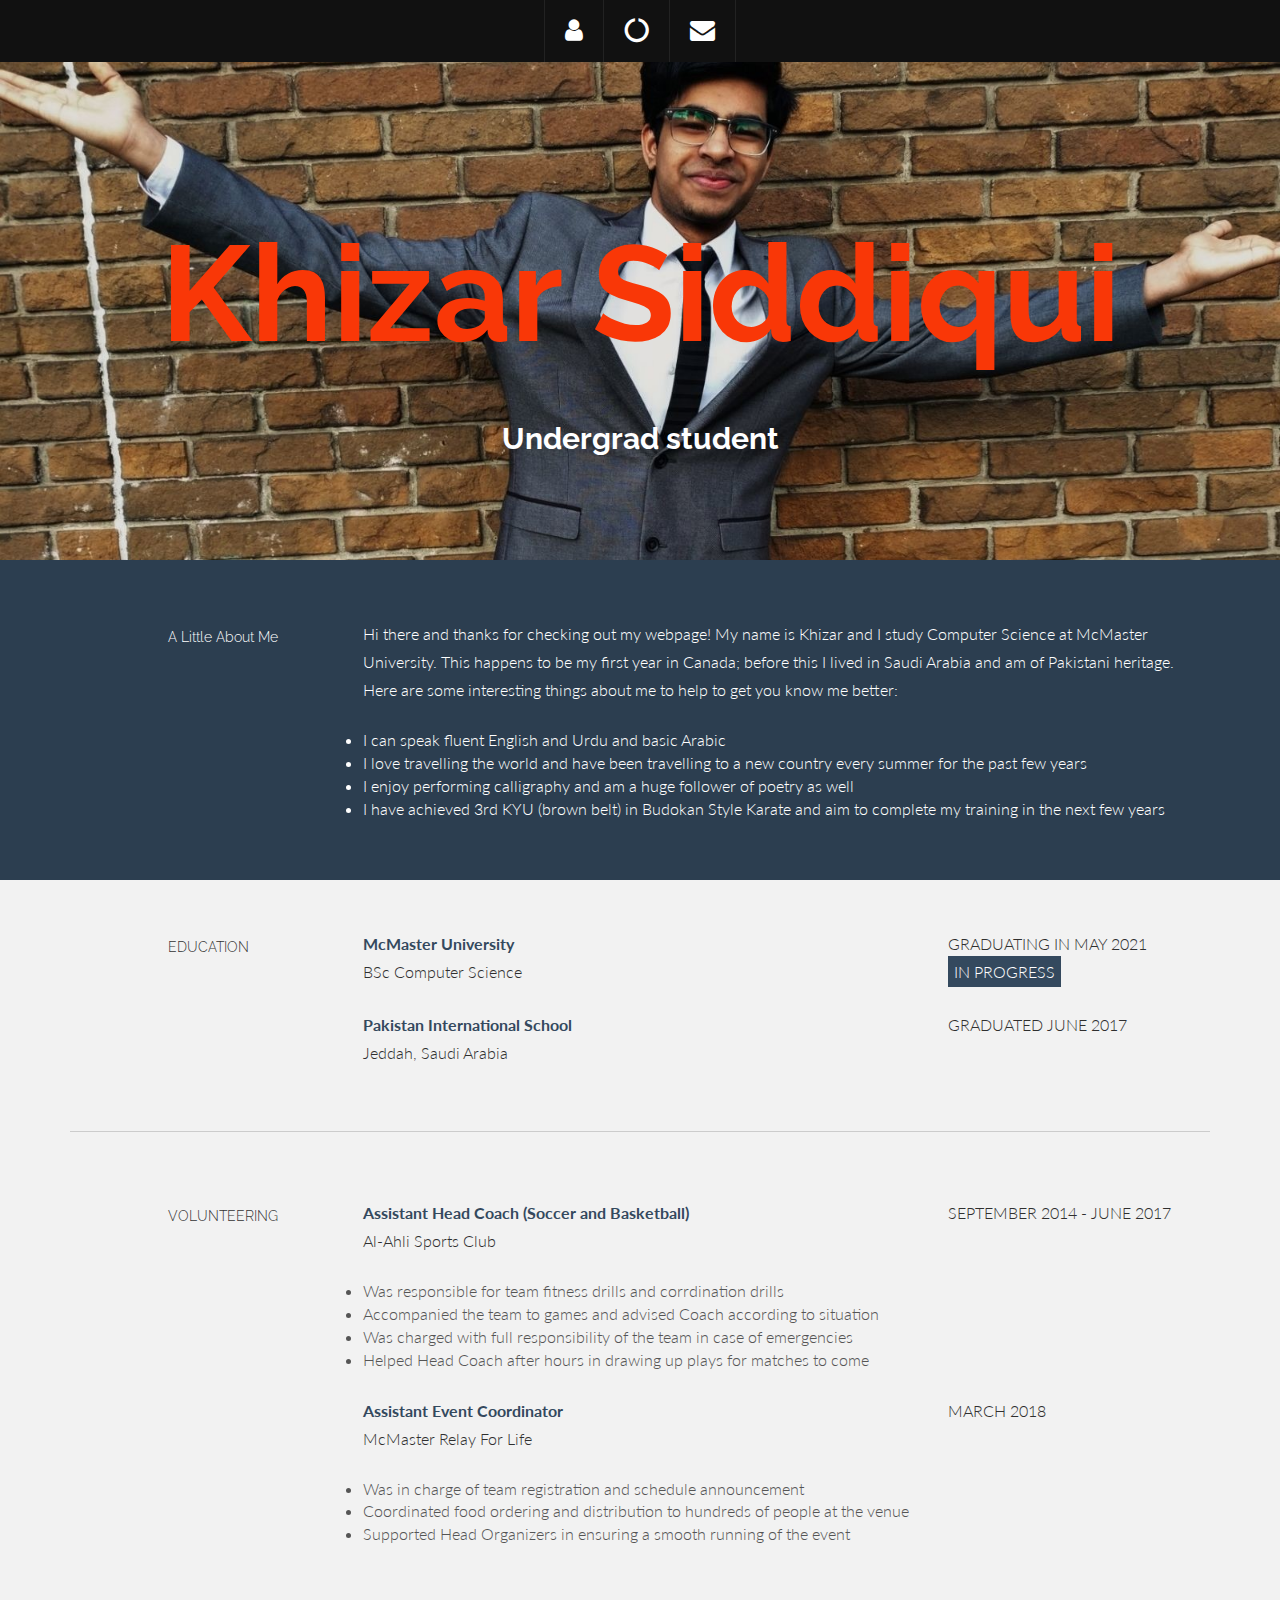
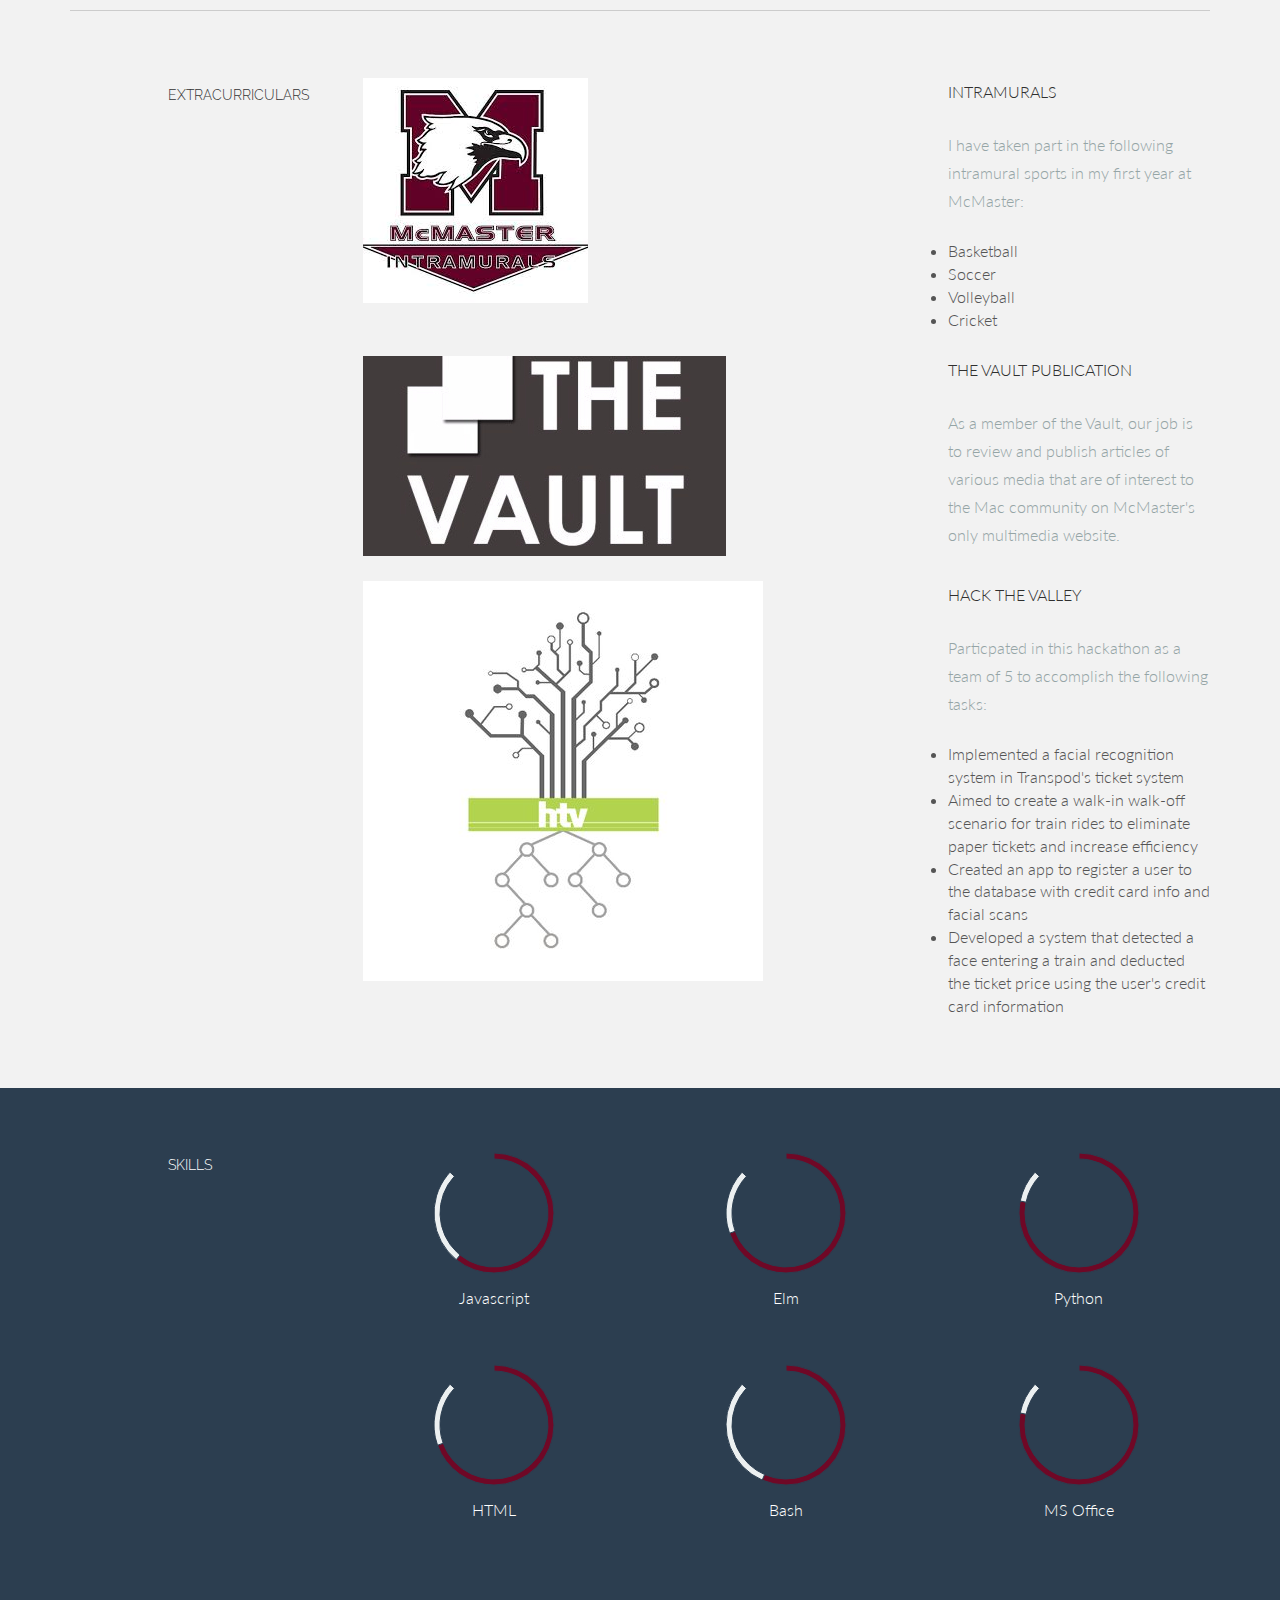
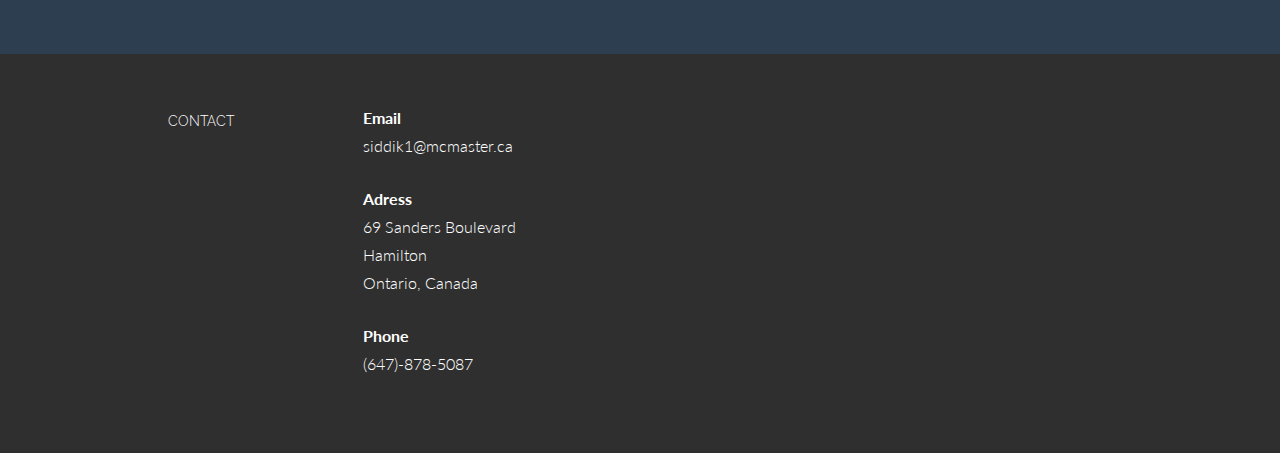
<file: Assign2/index.html>
<!DOCTYPE html>
<html lang="en">
  <head>
    <meta charset="utf-8">
    <meta name="viewport" content="width=device-width, initial-scale=1.0">
    <meta name="description" content="">
    <meta name="author" content="">
    <link rel="shortcut icon" href="assets/ico/favicon.png">

    <title>Khizar Siddiqui's Resume</title>

    <!-- Bootstrap core CSS -->
    <link href="assets/css/bootstrap.css" rel="stylesheet">

    <!-- Custom styles for this template -->
    <link href="assets/css/main.css" rel="stylesheet">

	<link rel="stylesheet" href="assets/css/font-awesome.min.css">

    <link href='http://fonts.googleapis.com/css?family=Lato:300,400,700,300italic,400italic' rel='stylesheet' type='text/css'>
    <link href='http://fonts.googleapis.com/css?family=Raleway:400,300,700' rel='stylesheet' type='text/css'>
    <link rel="stylesheet" href="https://cdnjs.cloudflare.com/ajax/libs/font-awesome/4.7.0/css/font-awesome.min.css">

    <script src="assets/js/jquery.min.js"></script>
    <script type="text/javascript" src="assets/js/smoothscroll.js"></script>
    <script src="assets/js/Chart.js"></script>

    <!-- HTML5 shim and Respond.js IE8 support of HTML5 elements and media queries -->
    <!--[if lt IE 9]>
      <script src="assets/js/html5shiv.js"></script>
      <script src="assets/js/respond.min.js"></script>
    <![endif]-->
  </head>

  <body data-spy="scroll" data-offset="0" data-target="#nav">

	<div id="section-topbar">
		<div id="topbar-inner">
			<div class="container">
				<div class="row">
					<div class="dropdown">
						<ul id="nav" class="nav">
							<li class="menu-item"><a class="smoothScroll" href="https://www.linkedin.com/in/khizarsiddiqui" title="About"><i class="icon-user"></i></a></li>
							<li class="menu-item"><a class="smoothScroll" href="SnakeFinal.html" title="SnakeGame"><i class="fa fa-circle-o-notch fa-spin"></i></a></li>
							<li class="menu-item"><a class="smoothScroll" href="mailto:%20siddik1@mcmaster.ca" title="Contact"><i class="icon-envelope"></i></a></li>
						</ul><!--/ uL#nav -->
					</div><!-- /.dropdown -->

					<div class="clear"></div>
				</div><!--/.row -->
			</div><!--/.container -->

			<div class="clear"></div>
		</div><!--/ #topbar-inner -->
	</div><!--/ #section-topbar -->

	<div id="headerwrap">
		<div class="container">
			<div class="row centered">
				<div class="col-lg-12">
					<h1>Khizar Siddiqui</h1>
					<h3></br>Undergrad student</h3>
				</div><!--/.col-lg-12 -->
			</div><!--/.row -->
		</div><!--/.container -->
	</div><!--/.#headerwrap -->


	<section id="about" name="about"></section>
	<div id="intro">
		<div class="container">
			<div class="row">

				<div class="col-lg-2 col-lg-offset-1">
					<h5>A Little About Me</h5>
				</div>
				<div class="col-lg-9">
					<p>Hi there and thanks for checking out my webpage! My name is Khizar and I study Computer Science at McMaster University. This happens to be my first year in Canada; before this I lived in Saudi
             Arabia and am of Pakistani heritage. Here are some interesting things about me to help to get you know me better: </p>
          <li> I can speak fluent English and Urdu and basic Arabic </li>
          <li> I love travelling the world and have been travelling to a new country every summer for the past few years </li>
          <li> I enjoy performing calligraphy and am a huge follower of poetry as well </li>
          <li> I have achieved 3rd KYU (brown belt) in Budokan Style Karate and aim to complete my training in the next few years </li>
				</div>
			</div><!--/.row -->
		</div><!--/.container -->
	</div><!--/ #intro -->


	<section id="resume" name="resume"></section>
	<!--EDUCATION DESCRIPTION -->
	<div class="container desc">
		<div class="row">

				<div class="col-lg-2 col-lg-offset-1">
					<h5>EDUCATION</h5>
				</div>
				<div class="col-lg-6">
					<p><t>McMaster University</t><br/>
						BSc Computer Science <br/>
					</p>
				</div>
				<div class="col-lg-3">
					<p><sm>GRADUATING IN MAY 2021</sm><br/>
					<imp><sm>IN PROGRESS</sm></imp>
					</p>
				</div>

				<div class="col-lg-6 col-lg-offset-3">
					<p><t>Pakistan International School</t><br/>
						Jeddah, Saudi Arabia <br/>
					</p>
				</div>
				<div class="col-lg-3">
					<p><sm>GRADUATED JUNE 2017</sm></p>
				</div>

		</div><!--/.row -->
		<br>
		<hr>
	</div><!--/.container -->


	<!--WORK DESCRIPTION -->
	<div class="container desc">
		<div class="row">

				<div class="col-lg-2 col-lg-offset-1">
					<h5>VOLUNTEERING</h5>
				</div>
				<div class="col-lg-6">
					<p><t>Assistant Head Coach (Soccer and Basketball)</t><br/>
						Al-Ahli Sports Club <br/>
					</p>
					<p><more><li>Was responsible for team fitness drills and corrdination drills</li>
                   <li>Accompanied the team to games and advised Coach according to situation </li>
                   <li>Was charged with full responsibility of the team in case of emergencies</li>
                   <li>Helped Head Coach after hours in drawing up plays for matches to come</li>
          </more></p>
				</div>
				<div class="col-lg-3">
					<p><sm>SEPTEMBER 2014 - JUNE 2017</sm></p>
				</div>

				<div class="col-lg-6 col-lg-offset-3">
					<p><t>Assistant Event Coordinator</t><br/>
						McMaster Relay For Life<br/>
					</p>
					<p><more><li>Was in charge of team registration and schedule announcement</li>
                   <li>Coordinated food ordering and distribution to hundreds of people at the venue</li>
                   <li>Supported Head Organizers in ensuring a smooth running of the event</li>
          </more></p>
				</div>
				<div class="col-lg-3">
					<p><sm>MARCH 2018</sm></p>
				</div>
		</div><!--/.row -->
		<br>
		<hr>
	</div><!--/.container -->


  <section id="work" name="work"></section>
  <!--PORTFOLIO DESCRIPTION -->
  <div class="container desc">
    <div class="row">
        <div class="col-lg-2 col-lg-offset-1">
          <h5>EXTRACURRICULARS</h5>
        </div>
        <div class="col-lg-6">
          <p><img class="img-responsive" src="assets/img/port01.jpg" alt=""></p>
        </div>
        <div class="col-lg-3">
          <p>INTRAMURALS</p>
        <p><more>I have taken part in the following intramural sports in my first year at McMaster:
          <li>Basketball</li>
          <li>Soccer</li>
          <li>Volleyball</li>
          <li>Cricket</li>
        </more>
        </p>
        </div>

        <div class="col-lg-6 col-lg-offset-3">
          <p><img class="img-responsive" src="assets/img/port02.jpg" alt=""></p>
        </div>
        <div class="col-lg-3">
            <p>THE VAULT PUBLICATION</p>
          <p><more>As a member of the Vault, our job is to review and publish articles of various media that are of interest to the Mac community on McMaster's only multimedia website.
            </more>
          </p>
        </div>

        <div class="col-lg-6 col-lg-offset-3">
          <p><img class="img-responsive" src="assets/img/port03.jpg" alt=""></p>
        </div>
        <div class="col-lg-3">
            <p>HACK THE VALLEY</p>
          <p><more>Particpated in this hackathon as a team of 5 to accomplish the following tasks:
            <li>Implemented a facial recognition system in Transpod's ticket system</li>
            <li>Aimed to create a walk-in walk-off scenario for train rides to eliminate paper tickets and increase efficiency</li>
            <li>Created an app to register a user to the database with credit card info and facial scans</li>
            <li>Developed a system that detected a face entering a train and deducted the ticket price using the user's credit card information</li>
            </more>
          </p>
        </div>

    </div><!--/.row -->
    <br>
    <br>
  </div><!--/.container -->


	<!--SKILLS DESCRIPTION -->
	<div id="skillswrap">
		<div class="container">
			<div class="row">
					<div class="col-lg-2 col-lg-offset-1">
						<h5>SKILLS</h5>
					</div>
					<div class="col-lg-3 centered">
						<canvas id="javascript" height="130" width="130"></canvas>
						<p>Javascript</p>
						<br>
						<script>
							var doughnutData = [
									{
										value: 70,
										color:"#6F0826"
									},
									{
										value : 30,
										color : "#ecf0f1"
									}
								];
								var myDoughnut = new Chart(document.getElementById("javascript").getContext("2d")).Doughnut(doughnutData);
						</script>
					</div>
					<div class="col-lg-3 centered">
						<canvas id="bootstrap" height="130" width="130"></canvas>
						<p>Elm</p>
						<br>
						<script>
							var doughnutData = [
									{
										value: 80,
										color:"#6F0826"
									},
									{
										value : 20,
										color : "#ecf0f1"
									}
								];
								var myDoughnut = new Chart(document.getElementById("bootstrap").getContext("2d")).Doughnut(doughnutData);
						</script>
					</div>
					<div class="col-lg-3 centered">
						<canvas id="wordpress" height="130" width="130"></canvas>
						<p>Python</p>
						<br>
						<script>
							var doughnutData = [
									{
										value: 90,
										color:"#6F0826"
									},
									{
										value : 10,
										color : "#ecf0f1"
									}
								];
								var myDoughnut = new Chart(document.getElementById("wordpress").getContext("2d")).Doughnut(doughnutData);
						</script>
					</div>

					<div class="col-lg-3 col-lg-offset-3 centered">
						<canvas id="html" height="130" width="130"></canvas>
						<p>HTML</p>
						<br>
						<script>
							var doughnutData = [
									{
										value: 80,
										color:"#6F0826"
									},
									{
										value : 20,
										color : "#ecf0f1"
									}
								];
								var myDoughnut = new Chart(document.getElementById("html").getContext("2d")).Doughnut(doughnutData);
						</script>
					</div>
					<div class="col-lg-3 centered">
						<canvas id="photoshop" height="130" width="130"></canvas>
						<p>Bash</p>
						<br>
						<script>
							var doughnutData = [
									{
										value: 65,
										color:"#6F0826"
									},
									{
										value : 35,
										color : "#ecf0f1"
									}
								];
								var myDoughnut = new Chart(document.getElementById("photoshop").getContext("2d")).Doughnut(doughnutData);
						</script>
					</div>
					<div class="col-lg-3 centered">
						<canvas id="illustrator" height="130" width="130"></canvas>
						<p>MS Office</p>
						<br>
						<script>
							var doughnutData = [
									{
										value: 90,
										color:"#6F0826"
									},
									{
										value : 10,
										color : "#ecf0f1"
									}
								];
								var myDoughnut = new Chart(document.getElementById("illustrator").getContext("2d")).Doughnut(doughnutData);
						</script>
					</div>

			</div><!--/.row -->
			<br>
		</div><!--/.container -->
	</div><!--/ #skillswrap -->



	<section id="contact" name="contact"></section>
	<!--FOOTER DESCRIPTION -->
	<div id="footwrap">
		<div class="container">
			<div class="row">

				<div class="col-lg-2 col-lg-offset-1">
					<h5>CONTACT</h5>
				</div>
				<div class="col-lg-6">
					<p><t>Email</t><br/>
						siddik1@mcmaster.ca <br/>
					</p>
					<p><t>Adress</t><br/>
						69 Sanders Boulevard<br/>
						Hamilton <br/>
						Ontario, Canada<br/>
					</p>
					<p><t>Phone</t><br/>
						(647)-878-5087<br/>
					</p>
				</div>
			</div><!--/.row -->
		</div><!--/.container -->
	</div><!--/ #footer -->
	</div>


    <!-- Bootstrap core JavaScript
    ================================================== -->
    <!-- Placed at the end of the document so the pages load faster -->
    <script src="assets/js/bootstrap.js"></script>
  </body>
</html>
</file>
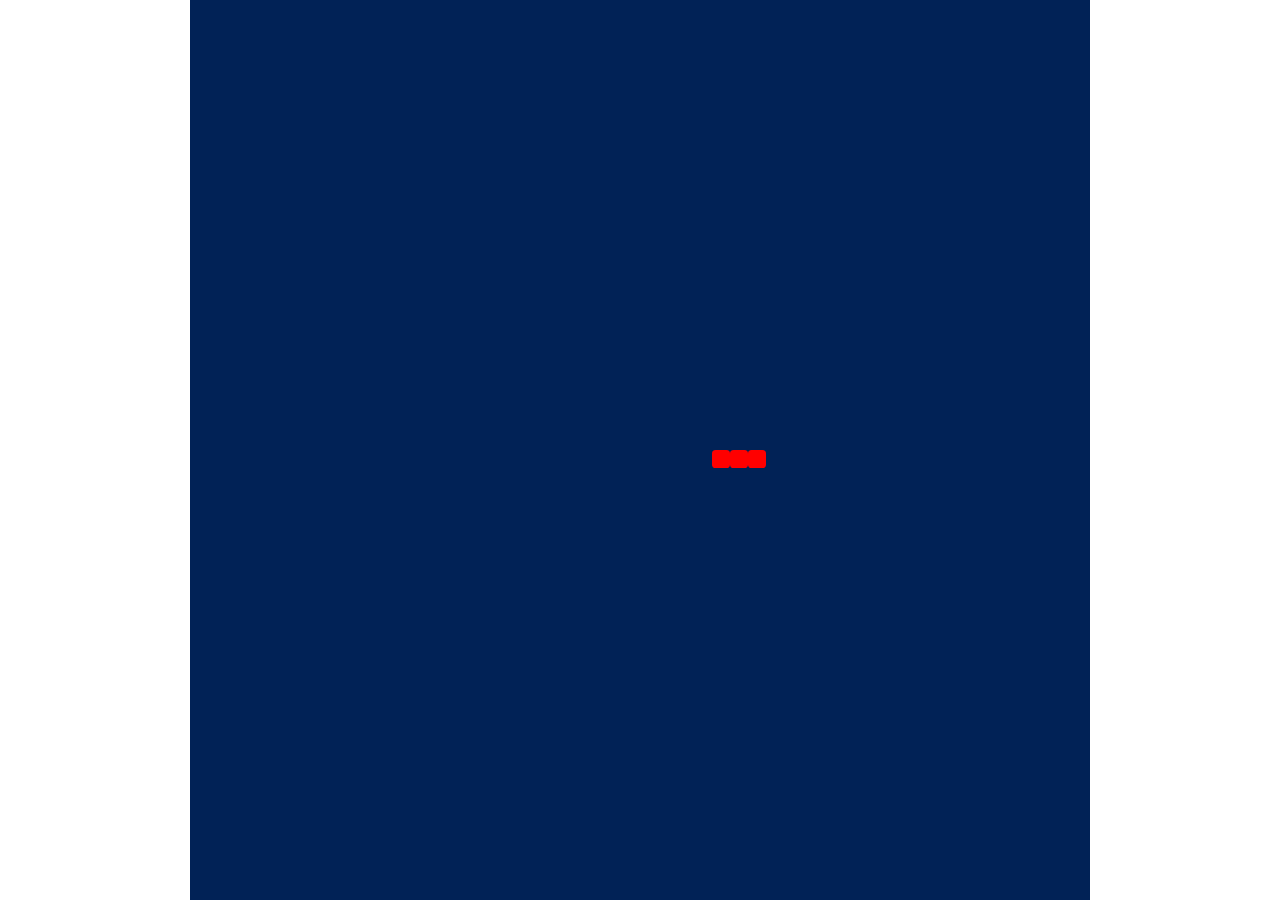
<file: Assign2/SnakeFinal.html>
<!DOCTYPE HTML>
<html><head><meta charset="UTF-8"><title>Main</title><style>html,head,body { padding:0; margin:0; }
body { font-family: calibri, helvetica, arial, sans-serif; }</style><script type="text/javascript">
(function() {
'use strict';

function F2(fun)
{
  function wrapper(a) { return function(b) { return fun(a,b); }; }
  wrapper.arity = 2;
  wrapper.func = fun;
  return wrapper;
}

function F3(fun)
{
  function wrapper(a) {
    return function(b) { return function(c) { return fun(a, b, c); }; };
  }
  wrapper.arity = 3;
  wrapper.func = fun;
  return wrapper;
}

function F4(fun)
{
  function wrapper(a) { return function(b) { return function(c) {
    return function(d) { return fun(a, b, c, d); }; }; };
  }
  wrapper.arity = 4;
  wrapper.func = fun;
  return wrapper;
}

function F5(fun)
{
  function wrapper(a) { return function(b) { return function(c) {
    return function(d) { return function(e) { return fun(a, b, c, d, e); }; }; }; };
  }
  wrapper.arity = 5;
  wrapper.func = fun;
  return wrapper;
}

function F6(fun)
{
  function wrapper(a) { return function(b) { return function(c) {
    return function(d) { return function(e) { return function(f) {
    return fun(a, b, c, d, e, f); }; }; }; }; };
  }
  wrapper.arity = 6;
  wrapper.func = fun;
  return wrapper;
}

function F7(fun)
{
  function wrapper(a) { return function(b) { return function(c) {
    return function(d) { return function(e) { return function(f) {
    return function(g) { return fun(a, b, c, d, e, f, g); }; }; }; }; }; };
  }
  wrapper.arity = 7;
  wrapper.func = fun;
  return wrapper;
}

function F8(fun)
{
  function wrapper(a) { return function(b) { return function(c) {
    return function(d) { return function(e) { return function(f) {
    return function(g) { return function(h) {
    return fun(a, b, c, d, e, f, g, h); }; }; }; }; }; }; };
  }
  wrapper.arity = 8;
  wrapper.func = fun;
  return wrapper;
}

function F9(fun)
{
  function wrapper(a) { return function(b) { return function(c) {
    return function(d) { return function(e) { return function(f) {
    return function(g) { return function(h) { return function(i) {
    return fun(a, b, c, d, e, f, g, h, i); }; }; }; }; }; }; }; };
  }
  wrapper.arity = 9;
  wrapper.func = fun;
  return wrapper;
}

function A2(fun, a, b)
{
  return fun.arity === 2
    ? fun.func(a, b)
    : fun(a)(b);
}
function A3(fun, a, b, c)
{
  return fun.arity === 3
    ? fun.func(a, b, c)
    : fun(a)(b)(c);
}
function A4(fun, a, b, c, d)
{
  return fun.arity === 4
    ? fun.func(a, b, c, d)
    : fun(a)(b)(c)(d);
}
function A5(fun, a, b, c, d, e)
{
  return fun.arity === 5
    ? fun.func(a, b, c, d, e)
    : fun(a)(b)(c)(d)(e);
}
function A6(fun, a, b, c, d, e, f)
{
  return fun.arity === 6
    ? fun.func(a, b, c, d, e, f)
    : fun(a)(b)(c)(d)(e)(f);
}
function A7(fun, a, b, c, d, e, f, g)
{
  return fun.arity === 7
    ? fun.func(a, b, c, d, e, f, g)
    : fun(a)(b)(c)(d)(e)(f)(g);
}
function A8(fun, a, b, c, d, e, f, g, h)
{
  return fun.arity === 8
    ? fun.func(a, b, c, d, e, f, g, h)
    : fun(a)(b)(c)(d)(e)(f)(g)(h);
}
function A9(fun, a, b, c, d, e, f, g, h, i)
{
  return fun.arity === 9
    ? fun.func(a, b, c, d, e, f, g, h, i)
    : fun(a)(b)(c)(d)(e)(f)(g)(h)(i);
}
//import Native.List //

var _elm_lang$core$Native_Array = function() {

// A RRB-Tree has two distinct data types.
// Leaf -> "height"  is always 0
//         "table"   is an array of elements
// Node -> "height"  is always greater than 0
//         "table"   is an array of child nodes
//         "lengths" is an array of accumulated lengths of the child nodes

// M is the maximal table size. 32 seems fast. E is the allowed increase
// of search steps when concatting to find an index. Lower values will
// decrease balancing, but will increase search steps.
var M = 32;
var E = 2;

// An empty array.
var empty = {
	ctor: '_Array',
	height: 0,
	table: []
};


function get(i, array)
{
	if (i < 0 || i >= length(array))
	{
		throw new Error(
			'Index ' + i + ' is out of range. Check the length of ' +
			'your array first or use getMaybe or getWithDefault.');
	}
	return unsafeGet(i, array);
}


function unsafeGet(i, array)
{
	for (var x = array.height; x > 0; x--)
	{
		var slot = i >> (x * 5);
		while (array.lengths[slot] <= i)
		{
			slot++;
		}
		if (slot > 0)
		{
			i -= array.lengths[slot - 1];
		}
		array = array.table[slot];
	}
	return array.table[i];
}


// Sets the value at the index i. Only the nodes leading to i will get
// copied and updated.
function set(i, item, array)
{
	if (i < 0 || length(array) <= i)
	{
		return array;
	}
	return unsafeSet(i, item, array);
}


function unsafeSet(i, item, array)
{
	array = nodeCopy(array);

	if (array.height === 0)
	{
		array.table[i] = item;
	}
	else
	{
		var slot = getSlot(i, array);
		if (slot > 0)
		{
			i -= array.lengths[slot - 1];
		}
		array.table[slot] = unsafeSet(i, item, array.table[slot]);
	}
	return array;
}


function initialize(len, f)
{
	if (len <= 0)
	{
		return empty;
	}
	var h = Math.floor( Math.log(len) / Math.log(M) );
	return initialize_(f, h, 0, len);
}

function initialize_(f, h, from, to)
{
	if (h === 0)
	{
		var table = new Array((to - from) % (M + 1));
		for (var i = 0; i < table.length; i++)
		{
		  table[i] = f(from + i);
		}
		return {
			ctor: '_Array',
			height: 0,
			table: table
		};
	}

	var step = Math.pow(M, h);
	var table = new Array(Math.ceil((to - from) / step));
	var lengths = new Array(table.length);
	for (var i = 0; i < table.length; i++)
	{
		table[i] = initialize_(f, h - 1, from + (i * step), Math.min(from + ((i + 1) * step), to));
		lengths[i] = length(table[i]) + (i > 0 ? lengths[i-1] : 0);
	}
	return {
		ctor: '_Array',
		height: h,
		table: table,
		lengths: lengths
	};
}

function fromList(list)
{
	if (list.ctor === '[]')
	{
		return empty;
	}

	// Allocate M sized blocks (table) and write list elements to it.
	var table = new Array(M);
	var nodes = [];
	var i = 0;

	while (list.ctor !== '[]')
	{
		table[i] = list._0;
		list = list._1;
		i++;

		// table is full, so we can push a leaf containing it into the
		// next node.
		if (i === M)
		{
			var leaf = {
				ctor: '_Array',
				height: 0,
				table: table
			};
			fromListPush(leaf, nodes);
			table = new Array(M);
			i = 0;
		}
	}

	// Maybe there is something left on the table.
	if (i > 0)
	{
		var leaf = {
			ctor: '_Array',
			height: 0,
			table: table.splice(0, i)
		};
		fromListPush(leaf, nodes);
	}

	// Go through all of the nodes and eventually push them into higher nodes.
	for (var h = 0; h < nodes.length - 1; h++)
	{
		if (nodes[h].table.length > 0)
		{
			fromListPush(nodes[h], nodes);
		}
	}

	var head = nodes[nodes.length - 1];
	if (head.height > 0 && head.table.length === 1)
	{
		return head.table[0];
	}
	else
	{
		return head;
	}
}

// Push a node into a higher node as a child.
function fromListPush(toPush, nodes)
{
	var h = toPush.height;

	// Maybe the node on this height does not exist.
	if (nodes.length === h)
	{
		var node = {
			ctor: '_Array',
			height: h + 1,
			table: [],
			lengths: []
		};
		nodes.push(node);
	}

	nodes[h].table.push(toPush);
	var len = length(toPush);
	if (nodes[h].lengths.length > 0)
	{
		len += nodes[h].lengths[nodes[h].lengths.length - 1];
	}
	nodes[h].lengths.push(len);

	if (nodes[h].table.length === M)
	{
		fromListPush(nodes[h], nodes);
		nodes[h] = {
			ctor: '_Array',
			height: h + 1,
			table: [],
			lengths: []
		};
	}
}

// Pushes an item via push_ to the bottom right of a tree.
function push(item, a)
{
	var pushed = push_(item, a);
	if (pushed !== null)
	{
		return pushed;
	}

	var newTree = create(item, a.height);
	return siblise(a, newTree);
}

// Recursively tries to push an item to the bottom-right most
// tree possible. If there is no space left for the item,
// null will be returned.
function push_(item, a)
{
	// Handle resursion stop at leaf level.
	if (a.height === 0)
	{
		if (a.table.length < M)
		{
			var newA = {
				ctor: '_Array',
				height: 0,
				table: a.table.slice()
			};
			newA.table.push(item);
			return newA;
		}
		else
		{
		  return null;
		}
	}

	// Recursively push
	var pushed = push_(item, botRight(a));

	// There was space in the bottom right tree, so the slot will
	// be updated.
	if (pushed !== null)
	{
		var newA = nodeCopy(a);
		newA.table[newA.table.length - 1] = pushed;
		newA.lengths[newA.lengths.length - 1]++;
		return newA;
	}

	// When there was no space left, check if there is space left
	// for a new slot with a tree which contains only the item
	// at the bottom.
	if (a.table.length < M)
	{
		var newSlot = create(item, a.height - 1);
		var newA = nodeCopy(a);
		newA.table.push(newSlot);
		newA.lengths.push(newA.lengths[newA.lengths.length - 1] + length(newSlot));
		return newA;
	}
	else
	{
		return null;
	}
}

// Converts an array into a list of elements.
function toList(a)
{
	return toList_(_elm_lang$core$Native_List.Nil, a);
}

function toList_(list, a)
{
	for (var i = a.table.length - 1; i >= 0; i--)
	{
		list =
			a.height === 0
				? _elm_lang$core$Native_List.Cons(a.table[i], list)
				: toList_(list, a.table[i]);
	}
	return list;
}

// Maps a function over the elements of an array.
function map(f, a)
{
	var newA = {
		ctor: '_Array',
		height: a.height,
		table: new Array(a.table.length)
	};
	if (a.height > 0)
	{
		newA.lengths = a.lengths;
	}
	for (var i = 0; i < a.table.length; i++)
	{
		newA.table[i] =
			a.height === 0
				? f(a.table[i])
				: map(f, a.table[i]);
	}
	return newA;
}

// Maps a function over the elements with their index as first argument.
function indexedMap(f, a)
{
	return indexedMap_(f, a, 0);
}

function indexedMap_(f, a, from)
{
	var newA = {
		ctor: '_Array',
		height: a.height,
		table: new Array(a.table.length)
	};
	if (a.height > 0)
	{
		newA.lengths = a.lengths;
	}
	for (var i = 0; i < a.table.length; i++)
	{
		newA.table[i] =
			a.height === 0
				? A2(f, from + i, a.table[i])
				: indexedMap_(f, a.table[i], i == 0 ? from : from + a.lengths[i - 1]);
	}
	return newA;
}

function foldl(f, b, a)
{
	if (a.height === 0)
	{
		for (var i = 0; i < a.table.length; i++)
		{
			b = A2(f, a.table[i], b);
		}
	}
	else
	{
		for (var i = 0; i < a.table.length; i++)
		{
			b = foldl(f, b, a.table[i]);
		}
	}
	return b;
}

function foldr(f, b, a)
{
	if (a.height === 0)
	{
		for (var i = a.table.length; i--; )
		{
			b = A2(f, a.table[i], b);
		}
	}
	else
	{
		for (var i = a.table.length; i--; )
		{
			b = foldr(f, b, a.table[i]);
		}
	}
	return b;
}

// TODO: currently, it slices the right, then the left. This can be
// optimized.
function slice(from, to, a)
{
	if (from < 0)
	{
		from += length(a);
	}
	if (to < 0)
	{
		to += length(a);
	}
	return sliceLeft(from, sliceRight(to, a));
}

function sliceRight(to, a)
{
	if (to === length(a))
	{
		return a;
	}

	// Handle leaf level.
	if (a.height === 0)
	{
		var newA = { ctor:'_Array', height:0 };
		newA.table = a.table.slice(0, to);
		return newA;
	}

	// Slice the right recursively.
	var right = getSlot(to, a);
	var sliced = sliceRight(to - (right > 0 ? a.lengths[right - 1] : 0), a.table[right]);

	// Maybe the a node is not even needed, as sliced contains the whole slice.
	if (right === 0)
	{
		return sliced;
	}

	// Create new node.
	var newA = {
		ctor: '_Array',
		height: a.height,
		table: a.table.slice(0, right),
		lengths: a.lengths.slice(0, right)
	};
	if (sliced.table.length > 0)
	{
		newA.table[right] = sliced;
		newA.lengths[right] = length(sliced) + (right > 0 ? newA.lengths[right - 1] : 0);
	}
	return newA;
}

function sliceLeft(from, a)
{
	if (from === 0)
	{
		return a;
	}

	// Handle leaf level.
	if (a.height === 0)
	{
		var newA = { ctor:'_Array', height:0 };
		newA.table = a.table.slice(from, a.table.length + 1);
		return newA;
	}

	// Slice the left recursively.
	var left = getSlot(from, a);
	var sliced = sliceLeft(from - (left > 0 ? a.lengths[left - 1] : 0), a.table[left]);

	// Maybe the a node is not even needed, as sliced contains the whole slice.
	if (left === a.table.length - 1)
	{
		return sliced;
	}

	// Create new node.
	var newA = {
		ctor: '_Array',
		height: a.height,
		table: a.table.slice(left, a.table.length + 1),
		lengths: new Array(a.table.length - left)
	};
	newA.table[0] = sliced;
	var len = 0;
	for (var i = 0; i < newA.table.length; i++)
	{
		len += length(newA.table[i]);
		newA.lengths[i] = len;
	}

	return newA;
}

// Appends two trees.
function append(a,b)
{
	if (a.table.length === 0)
	{
		return b;
	}
	if (b.table.length === 0)
	{
		return a;
	}

	var c = append_(a, b);

	// Check if both nodes can be crunshed together.
	if (c[0].table.length + c[1].table.length <= M)
	{
		if (c[0].table.length === 0)
		{
			return c[1];
		}
		if (c[1].table.length === 0)
		{
			return c[0];
		}

		// Adjust .table and .lengths
		c[0].table = c[0].table.concat(c[1].table);
		if (c[0].height > 0)
		{
			var len = length(c[0]);
			for (var i = 0; i < c[1].lengths.length; i++)
			{
				c[1].lengths[i] += len;
			}
			c[0].lengths = c[0].lengths.concat(c[1].lengths);
		}

		return c[0];
	}

	if (c[0].height > 0)
	{
		var toRemove = calcToRemove(a, b);
		if (toRemove > E)
		{
			c = shuffle(c[0], c[1], toRemove);
		}
	}

	return siblise(c[0], c[1]);
}

// Returns an array of two nodes; right and left. One node _may_ be empty.
function append_(a, b)
{
	if (a.height === 0 && b.height === 0)
	{
		return [a, b];
	}

	if (a.height !== 1 || b.height !== 1)
	{
		if (a.height === b.height)
		{
			a = nodeCopy(a);
			b = nodeCopy(b);
			var appended = append_(botRight(a), botLeft(b));

			insertRight(a, appended[1]);
			insertLeft(b, appended[0]);
		}
		else if (a.height > b.height)
		{
			a = nodeCopy(a);
			var appended = append_(botRight(a), b);

			insertRight(a, appended[0]);
			b = parentise(appended[1], appended[1].height + 1);
		}
		else
		{
			b = nodeCopy(b);
			var appended = append_(a, botLeft(b));

			var left = appended[0].table.length === 0 ? 0 : 1;
			var right = left === 0 ? 1 : 0;
			insertLeft(b, appended[left]);
			a = parentise(appended[right], appended[right].height + 1);
		}
	}

	// Check if balancing is needed and return based on that.
	if (a.table.length === 0 || b.table.length === 0)
	{
		return [a, b];
	}

	var toRemove = calcToRemove(a, b);
	if (toRemove <= E)
	{
		return [a, b];
	}
	return shuffle(a, b, toRemove);
}

// Helperfunctions for append_. Replaces a child node at the side of the parent.
function insertRight(parent, node)
{
	var index = parent.table.length - 1;
	parent.table[index] = node;
	parent.lengths[index] = length(node);
	parent.lengths[index] += index > 0 ? parent.lengths[index - 1] : 0;
}

function insertLeft(parent, node)
{
	if (node.table.length > 0)
	{
		parent.table[0] = node;
		parent.lengths[0] = length(node);

		var len = length(parent.table[0]);
		for (var i = 1; i < parent.lengths.length; i++)
		{
			len += length(parent.table[i]);
			parent.lengths[i] = len;
		}
	}
	else
	{
		parent.table.shift();
		for (var i = 1; i < parent.lengths.length; i++)
		{
			parent.lengths[i] = parent.lengths[i] - parent.lengths[0];
		}
		parent.lengths.shift();
	}
}

// Returns the extra search steps for E. Refer to the paper.
function calcToRemove(a, b)
{
	var subLengths = 0;
	for (var i = 0; i < a.table.length; i++)
	{
		subLengths += a.table[i].table.length;
	}
	for (var i = 0; i < b.table.length; i++)
	{
		subLengths += b.table[i].table.length;
	}

	var toRemove = a.table.length + b.table.length;
	return toRemove - (Math.floor((subLengths - 1) / M) + 1);
}

// get2, set2 and saveSlot are helpers for accessing elements over two arrays.
function get2(a, b, index)
{
	return index < a.length
		? a[index]
		: b[index - a.length];
}

function set2(a, b, index, value)
{
	if (index < a.length)
	{
		a[index] = value;
	}
	else
	{
		b[index - a.length] = value;
	}
}

function saveSlot(a, b, index, slot)
{
	set2(a.table, b.table, index, slot);

	var l = (index === 0 || index === a.lengths.length)
		? 0
		: get2(a.lengths, a.lengths, index - 1);

	set2(a.lengths, b.lengths, index, l + length(slot));
}

// Creates a node or leaf with a given length at their arrays for perfomance.
// Is only used by shuffle.
function createNode(h, length)
{
	if (length < 0)
	{
		length = 0;
	}
	var a = {
		ctor: '_Array',
		height: h,
		table: new Array(length)
	};
	if (h > 0)
	{
		a.lengths = new Array(length);
	}
	return a;
}

// Returns an array of two balanced nodes.
function shuffle(a, b, toRemove)
{
	var newA = createNode(a.height, Math.min(M, a.table.length + b.table.length - toRemove));
	var newB = createNode(a.height, newA.table.length - (a.table.length + b.table.length - toRemove));

	// Skip the slots with size M. More precise: copy the slot references
	// to the new node
	var read = 0;
	while (get2(a.table, b.table, read).table.length % M === 0)
	{
		set2(newA.table, newB.table, read, get2(a.table, b.table, read));
		set2(newA.lengths, newB.lengths, read, get2(a.lengths, b.lengths, read));
		read++;
	}

	// Pulling items from left to right, caching in a slot before writing
	// it into the new nodes.
	var write = read;
	var slot = new createNode(a.height - 1, 0);
	var from = 0;

	// If the current slot is still containing data, then there will be at
	// least one more write, so we do not break this loop yet.
	while (read - write - (slot.table.length > 0 ? 1 : 0) < toRemove)
	{
		// Find out the max possible items for copying.
		var source = get2(a.table, b.table, read);
		var to = Math.min(M - slot.table.length, source.table.length);

		// Copy and adjust size table.
		slot.table = slot.table.concat(source.table.slice(from, to));
		if (slot.height > 0)
		{
			var len = slot.lengths.length;
			for (var i = len; i < len + to - from; i++)
			{
				slot.lengths[i] = length(slot.table[i]);
				slot.lengths[i] += (i > 0 ? slot.lengths[i - 1] : 0);
			}
		}

		from += to;

		// Only proceed to next slots[i] if the current one was
		// fully copied.
		if (source.table.length <= to)
		{
			read++; from = 0;
		}

		// Only create a new slot if the current one is filled up.
		if (slot.table.length === M)
		{
			saveSlot(newA, newB, write, slot);
			slot = createNode(a.height - 1, 0);
			write++;
		}
	}

	// Cleanup after the loop. Copy the last slot into the new nodes.
	if (slot.table.length > 0)
	{
		saveSlot(newA, newB, write, slot);
		write++;
	}

	// Shift the untouched slots to the left
	while (read < a.table.length + b.table.length )
	{
		saveSlot(newA, newB, write, get2(a.table, b.table, read));
		read++;
		write++;
	}

	return [newA, newB];
}

// Navigation functions
function botRight(a)
{
	return a.table[a.table.length - 1];
}
function botLeft(a)
{
	return a.table[0];
}

// Copies a node for updating. Note that you should not use this if
// only updating only one of "table" or "lengths" for performance reasons.
function nodeCopy(a)
{
	var newA = {
		ctor: '_Array',
		height: a.height,
		table: a.table.slice()
	};
	if (a.height > 0)
	{
		newA.lengths = a.lengths.slice();
	}
	return newA;
}

// Returns how many items are in the tree.
function length(array)
{
	if (array.height === 0)
	{
		return array.table.length;
	}
	else
	{
		return array.lengths[array.lengths.length - 1];
	}
}

// Calculates in which slot of "table" the item probably is, then
// find the exact slot via forward searching in  "lengths". Returns the index.
function getSlot(i, a)
{
	var slot = i >> (5 * a.height);
	while (a.lengths[slot] <= i)
	{
		slot++;
	}
	return slot;
}

// Recursively creates a tree with a given height containing
// only the given item.
function create(item, h)
{
	if (h === 0)
	{
		return {
			ctor: '_Array',
			height: 0,
			table: [item]
		};
	}
	return {
		ctor: '_Array',
		height: h,
		table: [create(item, h - 1)],
		lengths: [1]
	};
}

// Recursively creates a tree that contains the given tree.
function parentise(tree, h)
{
	if (h === tree.height)
	{
		return tree;
	}

	return {
		ctor: '_Array',
		height: h,
		table: [parentise(tree, h - 1)],
		lengths: [length(tree)]
	};
}

// Emphasizes blood brotherhood beneath two trees.
function siblise(a, b)
{
	return {
		ctor: '_Array',
		height: a.height + 1,
		table: [a, b],
		lengths: [length(a), length(a) + length(b)]
	};
}

function toJSArray(a)
{
	var jsArray = new Array(length(a));
	toJSArray_(jsArray, 0, a);
	return jsArray;
}

function toJSArray_(jsArray, i, a)
{
	for (var t = 0; t < a.table.length; t++)
	{
		if (a.height === 0)
		{
			jsArray[i + t] = a.table[t];
		}
		else
		{
			var inc = t === 0 ? 0 : a.lengths[t - 1];
			toJSArray_(jsArray, i + inc, a.table[t]);
		}
	}
}

function fromJSArray(jsArray)
{
	if (jsArray.length === 0)
	{
		return empty;
	}
	var h = Math.floor(Math.log(jsArray.length) / Math.log(M));
	return fromJSArray_(jsArray, h, 0, jsArray.length);
}

function fromJSArray_(jsArray, h, from, to)
{
	if (h === 0)
	{
		return {
			ctor: '_Array',
			height: 0,
			table: jsArray.slice(from, to)
		};
	}

	var step = Math.pow(M, h);
	var table = new Array(Math.ceil((to - from) / step));
	var lengths = new Array(table.length);
	for (var i = 0; i < table.length; i++)
	{
		table[i] = fromJSArray_(jsArray, h - 1, from + (i * step), Math.min(from + ((i + 1) * step), to));
		lengths[i] = length(table[i]) + (i > 0 ? lengths[i - 1] : 0);
	}
	return {
		ctor: '_Array',
		height: h,
		table: table,
		lengths: lengths
	};
}

return {
	empty: empty,
	fromList: fromList,
	toList: toList,
	initialize: F2(initialize),
	append: F2(append),
	push: F2(push),
	slice: F3(slice),
	get: F2(get),
	set: F3(set),
	map: F2(map),
	indexedMap: F2(indexedMap),
	foldl: F3(foldl),
	foldr: F3(foldr),
	length: length,

	toJSArray: toJSArray,
	fromJSArray: fromJSArray
};

}();//import Native.Utils //

var _elm_lang$core$Native_Basics = function() {

function div(a, b)
{
	return (a / b) | 0;
}
function rem(a, b)
{
	return a % b;
}
function mod(a, b)
{
	if (b === 0)
	{
		throw new Error('Cannot perform mod 0. Division by zero error.');
	}
	var r = a % b;
	var m = a === 0 ? 0 : (b > 0 ? (a >= 0 ? r : r + b) : -mod(-a, -b));

	return m === b ? 0 : m;
}
function logBase(base, n)
{
	return Math.log(n) / Math.log(base);
}
function negate(n)
{
	return -n;
}
function abs(n)
{
	return n < 0 ? -n : n;
}

function min(a, b)
{
	return _elm_lang$core$Native_Utils.cmp(a, b) < 0 ? a : b;
}
function max(a, b)
{
	return _elm_lang$core$Native_Utils.cmp(a, b) > 0 ? a : b;
}
function clamp(lo, hi, n)
{
	return _elm_lang$core$Native_Utils.cmp(n, lo) < 0
		? lo
		: _elm_lang$core$Native_Utils.cmp(n, hi) > 0
			? hi
			: n;
}

var ord = ['LT', 'EQ', 'GT'];

function compare(x, y)
{
	return { ctor: ord[_elm_lang$core$Native_Utils.cmp(x, y) + 1] };
}

function xor(a, b)
{
	return a !== b;
}
function not(b)
{
	return !b;
}
function isInfinite(n)
{
	return n === Infinity || n === -Infinity;
}

function truncate(n)
{
	return n | 0;
}

function degrees(d)
{
	return d * Math.PI / 180;
}
function turns(t)
{
	return 2 * Math.PI * t;
}
function fromPolar(point)
{
	var r = point._0;
	var t = point._1;
	return _elm_lang$core$Native_Utils.Tuple2(r * Math.cos(t), r * Math.sin(t));
}
function toPolar(point)
{
	var x = point._0;
	var y = point._1;
	return _elm_lang$core$Native_Utils.Tuple2(Math.sqrt(x * x + y * y), Math.atan2(y, x));
}

return {
	div: F2(div),
	rem: F2(rem),
	mod: F2(mod),

	pi: Math.PI,
	e: Math.E,
	cos: Math.cos,
	sin: Math.sin,
	tan: Math.tan,
	acos: Math.acos,
	asin: Math.asin,
	atan: Math.atan,
	atan2: F2(Math.atan2),

	degrees: degrees,
	turns: turns,
	fromPolar: fromPolar,
	toPolar: toPolar,

	sqrt: Math.sqrt,
	logBase: F2(logBase),
	negate: negate,
	abs: abs,
	min: F2(min),
	max: F2(max),
	clamp: F3(clamp),
	compare: F2(compare),

	xor: F2(xor),
	not: not,

	truncate: truncate,
	ceiling: Math.ceil,
	floor: Math.floor,
	round: Math.round,
	toFloat: function(x) { return x; },
	isNaN: isNaN,
	isInfinite: isInfinite
};

}();//import //

var _elm_lang$core$Native_Utils = function() {

// COMPARISONS

function eq(x, y)
{
	var stack = [];
	var isEqual = eqHelp(x, y, 0, stack);
	var pair;
	while (isEqual && (pair = stack.pop()))
	{
		isEqual = eqHelp(pair.x, pair.y, 0, stack);
	}
	return isEqual;
}


function eqHelp(x, y, depth, stack)
{
	if (depth > 100)
	{
		stack.push({ x: x, y: y });
		return true;
	}

	if (x === y)
	{
		return true;
	}

	if (typeof x !== 'object')
	{
		if (typeof x === 'function')
		{
			throw new Error(
				'Trying to use `(==)` on functions. There is no way to know if functions are "the same" in the Elm sense.'
				+ ' Read more about this at http://package.elm-lang.org/packages/elm-lang/core/latest/Basics#=='
				+ ' which describes why it is this way and what the better version will look like.'
			);
		}
		return false;
	}

	if (x === null || y === null)
	{
		return false
	}

	if (x instanceof Date)
	{
		return x.getTime() === y.getTime();
	}

	if (!('ctor' in x))
	{
		for (var key in x)
		{
			if (!eqHelp(x[key], y[key], depth + 1, stack))
			{
				return false;
			}
		}
		return true;
	}

	// convert Dicts and Sets to lists
	if (x.ctor === 'RBNode_elm_builtin' || x.ctor === 'RBEmpty_elm_builtin')
	{
		x = _elm_lang$core$Dict$toList(x);
		y = _elm_lang$core$Dict$toList(y);
	}
	if (x.ctor === 'Set_elm_builtin')
	{
		x = _elm_lang$core$Set$toList(x);
		y = _elm_lang$core$Set$toList(y);
	}

	// check if lists are equal without recursion
	if (x.ctor === '::')
	{
		var a = x;
		var b = y;
		while (a.ctor === '::' && b.ctor === '::')
		{
			if (!eqHelp(a._0, b._0, depth + 1, stack))
			{
				return false;
			}
			a = a._1;
			b = b._1;
		}
		return a.ctor === b.ctor;
	}

	// check if Arrays are equal
	if (x.ctor === '_Array')
	{
		var xs = _elm_lang$core$Native_Array.toJSArray(x);
		var ys = _elm_lang$core$Native_Array.toJSArray(y);
		if (xs.length !== ys.length)
		{
			return false;
		}
		for (var i = 0; i < xs.length; i++)
		{
			if (!eqHelp(xs[i], ys[i], depth + 1, stack))
			{
				return false;
			}
		}
		return true;
	}

	if (!eqHelp(x.ctor, y.ctor, depth + 1, stack))
	{
		return false;
	}

	for (var key in x)
	{
		if (!eqHelp(x[key], y[key], depth + 1, stack))
		{
			return false;
		}
	}
	return true;
}

// Code in Generate/JavaScript.hs, Basics.js, and List.js depends on
// the particular integer values assigned to LT, EQ, and GT.

var LT = -1, EQ = 0, GT = 1;

function cmp(x, y)
{
	if (typeof x !== 'object')
	{
		return x === y ? EQ : x < y ? LT : GT;
	}

	if (x instanceof String)
	{
		var a = x.valueOf();
		var b = y.valueOf();
		return a === b ? EQ : a < b ? LT : GT;
	}

	if (x.ctor === '::' || x.ctor === '[]')
	{
		while (x.ctor === '::' && y.ctor === '::')
		{
			var ord = cmp(x._0, y._0);
			if (ord !== EQ)
			{
				return ord;
			}
			x = x._1;
			y = y._1;
		}
		return x.ctor === y.ctor ? EQ : x.ctor === '[]' ? LT : GT;
	}

	if (x.ctor.slice(0, 6) === '_Tuple')
	{
		var ord;
		var n = x.ctor.slice(6) - 0;
		var err = 'cannot compare tuples with more than 6 elements.';
		if (n === 0) return EQ;
		if (n >= 1) { ord = cmp(x._0, y._0); if (ord !== EQ) return ord;
		if (n >= 2) { ord = cmp(x._1, y._1); if (ord !== EQ) return ord;
		if (n >= 3) { ord = cmp(x._2, y._2); if (ord !== EQ) return ord;
		if (n >= 4) { ord = cmp(x._3, y._3); if (ord !== EQ) return ord;
		if (n >= 5) { ord = cmp(x._4, y._4); if (ord !== EQ) return ord;
		if (n >= 6) { ord = cmp(x._5, y._5); if (ord !== EQ) return ord;
		if (n >= 7) throw new Error('Comparison error: ' + err); } } } } } }
		return EQ;
	}

	throw new Error(
		'Comparison error: comparison is only defined on ints, '
		+ 'floats, times, chars, strings, lists of comparable values, '
		+ 'and tuples of comparable values.'
	);
}


// COMMON VALUES

var Tuple0 = {
	ctor: '_Tuple0'
};

function Tuple2(x, y)
{
	return {
		ctor: '_Tuple2',
		_0: x,
		_1: y
	};
}

function chr(c)
{
	return new String(c);
}


// GUID

var count = 0;
function guid(_)
{
	return count++;
}


// RECORDS

function update(oldRecord, updatedFields)
{
	var newRecord = {};

	for (var key in oldRecord)
	{
		newRecord[key] = oldRecord[key];
	}

	for (var key in updatedFields)
	{
		newRecord[key] = updatedFields[key];
	}

	return newRecord;
}


//// LIST STUFF ////

var Nil = { ctor: '[]' };

function Cons(hd, tl)
{
	return {
		ctor: '::',
		_0: hd,
		_1: tl
	};
}

function append(xs, ys)
{
	// append Strings
	if (typeof xs === 'string')
	{
		return xs + ys;
	}

	// append Lists
	if (xs.ctor === '[]')
	{
		return ys;
	}
	var root = Cons(xs._0, Nil);
	var curr = root;
	xs = xs._1;
	while (xs.ctor !== '[]')
	{
		curr._1 = Cons(xs._0, Nil);
		xs = xs._1;
		curr = curr._1;
	}
	curr._1 = ys;
	return root;
}


// CRASHES

function crash(moduleName, region)
{
	return function(message) {
		throw new Error(
			'Ran into a `Debug.crash` in module `' + moduleName + '` ' + regionToString(region) + '\n'
			+ 'The message provided by the code author is:\n\n    '
			+ message
		);
	};
}

function crashCase(moduleName, region, value)
{
	return function(message) {
		throw new Error(
			'Ran into a `Debug.crash` in module `' + moduleName + '`\n\n'
			+ 'This was caused by the `case` expression ' + regionToString(region) + '.\n'
			+ 'One of the branches ended with a crash and the following value got through:\n\n    ' + toString(value) + '\n\n'
			+ 'The message provided by the code author is:\n\n    '
			+ message
		);
	};
}

function regionToString(region)
{
	if (region.start.line == region.end.line)
	{
		return 'on line ' + region.start.line;
	}
	return 'between lines ' + region.start.line + ' and ' + region.end.line;
}


// TO STRING

function toString(v)
{
	var type = typeof v;
	if (type === 'function')
	{
		return '<function>';
	}

	if (type === 'boolean')
	{
		return v ? 'True' : 'False';
	}

	if (type === 'number')
	{
		return v + '';
	}

	if (v instanceof String)
	{
		return '\'' + addSlashes(v, true) + '\'';
	}

	if (type === 'string')
	{
		return '"' + addSlashes(v, false) + '"';
	}

	if (v === null)
	{
		return 'null';
	}

	if (type === 'object' && 'ctor' in v)
	{
		var ctorStarter = v.ctor.substring(0, 5);

		if (ctorStarter === '_Tupl')
		{
			var output = [];
			for (var k in v)
			{
				if (k === 'ctor') continue;
				output.push(toString(v[k]));
			}
			return '(' + output.join(',') + ')';
		}

		if (ctorStarter === '_Task')
		{
			return '<task>'
		}

		if (v.ctor === '_Array')
		{
			var list = _elm_lang$core$Array$toList(v);
			return 'Array.fromList ' + toString(list);
		}

		if (v.ctor === '<decoder>')
		{
			return '<decoder>';
		}

		if (v.ctor === '_Process')
		{
			return '<process:' + v.id + '>';
		}

		if (v.ctor === '::')
		{
			var output = '[' + toString(v._0);
			v = v._1;
			while (v.ctor === '::')
			{
				output += ',' + toString(v._0);
				v = v._1;
			}
			return output + ']';
		}

		if (v.ctor === '[]')
		{
			return '[]';
		}

		if (v.ctor === 'Set_elm_builtin')
		{
			return 'Set.fromList ' + toString(_elm_lang$core$Set$toList(v));
		}

		if (v.ctor === 'RBNode_elm_builtin' || v.ctor === 'RBEmpty_elm_builtin')
		{
			return 'Dict.fromList ' + toString(_elm_lang$core$Dict$toList(v));
		}

		var output = '';
		for (var i in v)
		{
			if (i === 'ctor') continue;
			var str = toString(v[i]);
			var c0 = str[0];
			var parenless = c0 === '{' || c0 === '(' || c0 === '<' || c0 === '"' || str.indexOf(' ') < 0;
			output += ' ' + (parenless ? str : '(' + str + ')');
		}
		return v.ctor + output;
	}

	if (type === 'object')
	{
		if (v instanceof Date)
		{
			return '<' + v.toString() + '>';
		}

		if (v.elm_web_socket)
		{
			return '<websocket>';
		}

		var output = [];
		for (var k in v)
		{
			output.push(k + ' = ' + toString(v[k]));
		}
		if (output.length === 0)
		{
			return '{}';
		}
		return '{ ' + output.join(', ') + ' }';
	}

	return '<internal structure>';
}

function addSlashes(str, isChar)
{
	var s = str.replace(/\\/g, '\\\\')
			  .replace(/\n/g, '\\n')
			  .replace(/\t/g, '\\t')
			  .replace(/\r/g, '\\r')
			  .replace(/\v/g, '\\v')
			  .replace(/\0/g, '\\0');
	if (isChar)
	{
		return s.replace(/\'/g, '\\\'');
	}
	else
	{
		return s.replace(/\"/g, '\\"');
	}
}


return {
	eq: eq,
	cmp: cmp,
	Tuple0: Tuple0,
	Tuple2: Tuple2,
	chr: chr,
	update: update,
	guid: guid,

	append: F2(append),

	crash: crash,
	crashCase: crashCase,

	toString: toString
};

}();var _elm_lang$core$Basics$never = function (_p0) {
	never:
	while (true) {
		var _p1 = _p0;
		var _v1 = _p1._0;
		_p0 = _v1;
		continue never;
	}
};
var _elm_lang$core$Basics$uncurry = F2(
	function (f, _p2) {
		var _p3 = _p2;
		return A2(f, _p3._0, _p3._1);
	});
var _elm_lang$core$Basics$curry = F3(
	function (f, a, b) {
		return f(
			{ctor: '_Tuple2', _0: a, _1: b});
	});
var _elm_lang$core$Basics$flip = F3(
	function (f, b, a) {
		return A2(f, a, b);
	});
var _elm_lang$core$Basics$always = F2(
	function (a, _p4) {
		return a;
	});
var _elm_lang$core$Basics$identity = function (x) {
	return x;
};
var _elm_lang$core$Basics_ops = _elm_lang$core$Basics_ops || {};
_elm_lang$core$Basics_ops['<|'] = F2(
	function (f, x) {
		return f(x);
	});
var _elm_lang$core$Basics_ops = _elm_lang$core$Basics_ops || {};
_elm_lang$core$Basics_ops['|>'] = F2(
	function (x, f) {
		return f(x);
	});
var _elm_lang$core$Basics_ops = _elm_lang$core$Basics_ops || {};
_elm_lang$core$Basics_ops['>>'] = F3(
	function (f, g, x) {
		return g(
			f(x));
	});
var _elm_lang$core$Basics_ops = _elm_lang$core$Basics_ops || {};
_elm_lang$core$Basics_ops['<<'] = F3(
	function (g, f, x) {
		return g(
			f(x));
	});
var _elm_lang$core$Basics_ops = _elm_lang$core$Basics_ops || {};
_elm_lang$core$Basics_ops['++'] = _elm_lang$core$Native_Utils.append;
var _elm_lang$core$Basics$toString = _elm_lang$core$Native_Utils.toString;
var _elm_lang$core$Basics$isInfinite = _elm_lang$core$Native_Basics.isInfinite;
var _elm_lang$core$Basics$isNaN = _elm_lang$core$Native_Basics.isNaN;
var _elm_lang$core$Basics$toFloat = _elm_lang$core$Native_Basics.toFloat;
var _elm_lang$core$Basics$ceiling = _elm_lang$core$Native_Basics.ceiling;
var _elm_lang$core$Basics$floor = _elm_lang$core$Native_Basics.floor;
var _elm_lang$core$Basics$truncate = _elm_lang$core$Native_Basics.truncate;
var _elm_lang$core$Basics$round = _elm_lang$core$Native_Basics.round;
var _elm_lang$core$Basics$not = _elm_lang$core$Native_Basics.not;
var _elm_lang$core$Basics$xor = _elm_lang$core$Native_Basics.xor;
var _elm_lang$core$Basics_ops = _elm_lang$core$Basics_ops || {};
_elm_lang$core$Basics_ops['||'] = _elm_lang$core$Native_Basics.or;
var _elm_lang$core$Basics_ops = _elm_lang$core$Basics_ops || {};
_elm_lang$core$Basics_ops['&&'] = _elm_lang$core$Native_Basics.and;
var _elm_lang$core$Basics$max = _elm_lang$core$Native_Basics.max;
var _elm_lang$core$Basics$min = _elm_lang$core$Native_Basics.min;
var _elm_lang$core$Basics$compare = _elm_lang$core$Native_Basics.compare;
var _elm_lang$core$Basics_ops = _elm_lang$core$Basics_ops || {};
_elm_lang$core$Basics_ops['>='] = _elm_lang$core$Native_Basics.ge;
var _elm_lang$core$Basics_ops = _elm_lang$core$Basics_ops || {};
_elm_lang$core$Basics_ops['<='] = _elm_lang$core$Native_Basics.le;
var _elm_lang$core$Basics_ops = _elm_lang$core$Basics_ops || {};
_elm_lang$core$Basics_ops['>'] = _elm_lang$core$Native_Basics.gt;
var _elm_lang$core$Basics_ops = _elm_lang$core$Basics_ops || {};
_elm_lang$core$Basics_ops['<'] = _elm_lang$core$Native_Basics.lt;
var _elm_lang$core$Basics_ops = _elm_lang$core$Basics_ops || {};
_elm_lang$core$Basics_ops['/='] = _elm_lang$core$Native_Basics.neq;
var _elm_lang$core$Basics_ops = _elm_lang$core$Basics_ops || {};
_elm_lang$core$Basics_ops['=='] = _elm_lang$core$Native_Basics.eq;
var _elm_lang$core$Basics$e = _elm_lang$core$Native_Basics.e;
var _elm_lang$core$Basics$pi = _elm_lang$core$Native_Basics.pi;
var _elm_lang$core$Basics$clamp = _elm_lang$core$Native_Basics.clamp;
var _elm_lang$core$Basics$logBase = _elm_lang$core$Native_Basics.logBase;
var _elm_lang$core$Basics$abs = _elm_lang$core$Native_Basics.abs;
var _elm_lang$core$Basics$negate = _elm_lang$core$Native_Basics.negate;
var _elm_lang$core$Basics$sqrt = _elm_lang$core$Native_Basics.sqrt;
var _elm_lang$core$Basics$atan2 = _elm_lang$core$Native_Basics.atan2;
var _elm_lang$core$Basics$atan = _elm_lang$core$Native_Basics.atan;
var _elm_lang$core$Basics$asin = _elm_lang$core$Native_Basics.asin;
var _elm_lang$core$Basics$acos = _elm_lang$core$Native_Basics.acos;
var _elm_lang$core$Basics$tan = _elm_lang$core$Native_Basics.tan;
var _elm_lang$core$Basics$sin = _elm_lang$core$Native_Basics.sin;
var _elm_lang$core$Basics$cos = _elm_lang$core$Native_Basics.cos;
var _elm_lang$core$Basics_ops = _elm_lang$core$Basics_ops || {};
_elm_lang$core$Basics_ops['^'] = _elm_lang$core$Native_Basics.exp;
var _elm_lang$core$Basics_ops = _elm_lang$core$Basics_ops || {};
_elm_lang$core$Basics_ops['%'] = _elm_lang$core$Native_Basics.mod;
var _elm_lang$core$Basics$rem = _elm_lang$core$Native_Basics.rem;
var _elm_lang$core$Basics_ops = _elm_lang$core$Basics_ops || {};
_elm_lang$core$Basics_ops['//'] = _elm_lang$core$Native_Basics.div;
var _elm_lang$core$Basics_ops = _elm_lang$core$Basics_ops || {};
_elm_lang$core$Basics_ops['/'] = _elm_lang$core$Native_Basics.floatDiv;
var _elm_lang$core$Basics_ops = _elm_lang$core$Basics_ops || {};
_elm_lang$core$Basics_ops['*'] = _elm_lang$core$Native_Basics.mul;
var _elm_lang$core$Basics_ops = _elm_lang$core$Basics_ops || {};
_elm_lang$core$Basics_ops['-'] = _elm_lang$core$Native_Basics.sub;
var _elm_lang$core$Basics_ops = _elm_lang$core$Basics_ops || {};
_elm_lang$core$Basics_ops['+'] = _elm_lang$core$Native_Basics.add;
var _elm_lang$core$Basics$toPolar = _elm_lang$core$Native_Basics.toPolar;
var _elm_lang$core$Basics$fromPolar = _elm_lang$core$Native_Basics.fromPolar;
var _elm_lang$core$Basics$turns = _elm_lang$core$Native_Basics.turns;
var _elm_lang$core$Basics$degrees = _elm_lang$core$Native_Basics.degrees;
var _elm_lang$core$Basics$radians = function (t) {
	return t;
};
var _elm_lang$core$Basics$GT = {ctor: 'GT'};
var _elm_lang$core$Basics$EQ = {ctor: 'EQ'};
var _elm_lang$core$Basics$LT = {ctor: 'LT'};
var _elm_lang$core$Basics$JustOneMore = function (a) {
	return {ctor: 'JustOneMore', _0: a};
};
var _elm_lang$core$Maybe$withDefault = F2(
	function ($default, maybe) {
		var _p0 = maybe;
		if (_p0.ctor === 'Just') {
			return _p0._0;
		} else {
			return $default;
		}
	});
var _elm_lang$core$Maybe$Nothing = {ctor: 'Nothing'};
var _elm_lang$core$Maybe$andThen = F2(
	function (callback, maybeValue) {
		var _p1 = maybeValue;
		if (_p1.ctor === 'Just') {
			return callback(_p1._0);
		} else {
			return _elm_lang$core$Maybe$Nothing;
		}
	});
var _elm_lang$core$Maybe$Just = function (a) {
	return {ctor: 'Just', _0: a};
};
var _elm_lang$core$Maybe$map = F2(
	function (f, maybe) {
		var _p2 = maybe;
		if (_p2.ctor === 'Just') {
			return _elm_lang$core$Maybe$Just(
				f(_p2._0));
		} else {
			return _elm_lang$core$Maybe$Nothing;
		}
	});
var _elm_lang$core$Maybe$map2 = F3(
	function (func, ma, mb) {
		var _p3 = {ctor: '_Tuple2', _0: ma, _1: mb};
		if (((_p3.ctor === '_Tuple2') && (_p3._0.ctor === 'Just')) && (_p3._1.ctor === 'Just')) {
			return _elm_lang$core$Maybe$Just(
				A2(func, _p3._0._0, _p3._1._0));
		} else {
			return _elm_lang$core$Maybe$Nothing;
		}
	});
var _elm_lang$core$Maybe$map3 = F4(
	function (func, ma, mb, mc) {
		var _p4 = {ctor: '_Tuple3', _0: ma, _1: mb, _2: mc};
		if ((((_p4.ctor === '_Tuple3') && (_p4._0.ctor === 'Just')) && (_p4._1.ctor === 'Just')) && (_p4._2.ctor === 'Just')) {
			return _elm_lang$core$Maybe$Just(
				A3(func, _p4._0._0, _p4._1._0, _p4._2._0));
		} else {
			return _elm_lang$core$Maybe$Nothing;
		}
	});
var _elm_lang$core$Maybe$map4 = F5(
	function (func, ma, mb, mc, md) {
		var _p5 = {ctor: '_Tuple4', _0: ma, _1: mb, _2: mc, _3: md};
		if (((((_p5.ctor === '_Tuple4') && (_p5._0.ctor === 'Just')) && (_p5._1.ctor === 'Just')) && (_p5._2.ctor === 'Just')) && (_p5._3.ctor === 'Just')) {
			return _elm_lang$core$Maybe$Just(
				A4(func, _p5._0._0, _p5._1._0, _p5._2._0, _p5._3._0));
		} else {
			return _elm_lang$core$Maybe$Nothing;
		}
	});
var _elm_lang$core$Maybe$map5 = F6(
	function (func, ma, mb, mc, md, me) {
		var _p6 = {ctor: '_Tuple5', _0: ma, _1: mb, _2: mc, _3: md, _4: me};
		if ((((((_p6.ctor === '_Tuple5') && (_p6._0.ctor === 'Just')) && (_p6._1.ctor === 'Just')) && (_p6._2.ctor === 'Just')) && (_p6._3.ctor === 'Just')) && (_p6._4.ctor === 'Just')) {
			return _elm_lang$core$Maybe$Just(
				A5(func, _p6._0._0, _p6._1._0, _p6._2._0, _p6._3._0, _p6._4._0));
		} else {
			return _elm_lang$core$Maybe$Nothing;
		}
	});
//import Native.Utils //

var _elm_lang$core$Native_List = function() {

var Nil = { ctor: '[]' };

function Cons(hd, tl)
{
	return { ctor: '::', _0: hd, _1: tl };
}

function fromArray(arr)
{
	var out = Nil;
	for (var i = arr.length; i--; )
	{
		out = Cons(arr[i], out);
	}
	return out;
}

function toArray(xs)
{
	var out = [];
	while (xs.ctor !== '[]')
	{
		out.push(xs._0);
		xs = xs._1;
	}
	return out;
}

function foldr(f, b, xs)
{
	var arr = toArray(xs);
	var acc = b;
	for (var i = arr.length; i--; )
	{
		acc = A2(f, arr[i], acc);
	}
	return acc;
}

function map2(f, xs, ys)
{
	var arr = [];
	while (xs.ctor !== '[]' && ys.ctor !== '[]')
	{
		arr.push(A2(f, xs._0, ys._0));
		xs = xs._1;
		ys = ys._1;
	}
	return fromArray(arr);
}

function map3(f, xs, ys, zs)
{
	var arr = [];
	while (xs.ctor !== '[]' && ys.ctor !== '[]' && zs.ctor !== '[]')
	{
		arr.push(A3(f, xs._0, ys._0, zs._0));
		xs = xs._1;
		ys = ys._1;
		zs = zs._1;
	}
	return fromArray(arr);
}

function map4(f, ws, xs, ys, zs)
{
	var arr = [];
	while (   ws.ctor !== '[]'
		   && xs.ctor !== '[]'
		   && ys.ctor !== '[]'
		   && zs.ctor !== '[]')
	{
		arr.push(A4(f, ws._0, xs._0, ys._0, zs._0));
		ws = ws._1;
		xs = xs._1;
		ys = ys._1;
		zs = zs._1;
	}
	return fromArray(arr);
}

function map5(f, vs, ws, xs, ys, zs)
{
	var arr = [];
	while (   vs.ctor !== '[]'
		   && ws.ctor !== '[]'
		   && xs.ctor !== '[]'
		   && ys.ctor !== '[]'
		   && zs.ctor !== '[]')
	{
		arr.push(A5(f, vs._0, ws._0, xs._0, ys._0, zs._0));
		vs = vs._1;
		ws = ws._1;
		xs = xs._1;
		ys = ys._1;
		zs = zs._1;
	}
	return fromArray(arr);
}

function sortBy(f, xs)
{
	return fromArray(toArray(xs).sort(function(a, b) {
		return _elm_lang$core$Native_Utils.cmp(f(a), f(b));
	}));
}

function sortWith(f, xs)
{
	return fromArray(toArray(xs).sort(function(a, b) {
		var ord = f(a)(b).ctor;
		return ord === 'EQ' ? 0 : ord === 'LT' ? -1 : 1;
	}));
}

return {
	Nil: Nil,
	Cons: Cons,
	cons: F2(Cons),
	toArray: toArray,
	fromArray: fromArray,

	foldr: F3(foldr),

	map2: F3(map2),
	map3: F4(map3),
	map4: F5(map4),
	map5: F6(map5),
	sortBy: F2(sortBy),
	sortWith: F2(sortWith)
};

}();var _elm_lang$core$List$sortWith = _elm_lang$core$Native_List.sortWith;
var _elm_lang$core$List$sortBy = _elm_lang$core$Native_List.sortBy;
var _elm_lang$core$List$sort = function (xs) {
	return A2(_elm_lang$core$List$sortBy, _elm_lang$core$Basics$identity, xs);
};
var _elm_lang$core$List$singleton = function (value) {
	return {
		ctor: '::',
		_0: value,
		_1: {ctor: '[]'}
	};
};
var _elm_lang$core$List$drop = F2(
	function (n, list) {
		drop:
		while (true) {
			if (_elm_lang$core$Native_Utils.cmp(n, 0) < 1) {
				return list;
			} else {
				var _p0 = list;
				if (_p0.ctor === '[]') {
					return list;
				} else {
					var _v1 = n - 1,
						_v2 = _p0._1;
					n = _v1;
					list = _v2;
					continue drop;
				}
			}
		}
	});
var _elm_lang$core$List$map5 = _elm_lang$core$Native_List.map5;
var _elm_lang$core$List$map4 = _elm_lang$core$Native_List.map4;
var _elm_lang$core$List$map3 = _elm_lang$core$Native_List.map3;
var _elm_lang$core$List$map2 = _elm_lang$core$Native_List.map2;
var _elm_lang$core$List$any = F2(
	function (isOkay, list) {
		any:
		while (true) {
			var _p1 = list;
			if (_p1.ctor === '[]') {
				return false;
			} else {
				if (isOkay(_p1._0)) {
					return true;
				} else {
					var _v4 = isOkay,
						_v5 = _p1._1;
					isOkay = _v4;
					list = _v5;
					continue any;
				}
			}
		}
	});
var _elm_lang$core$List$all = F2(
	function (isOkay, list) {
		return !A2(
			_elm_lang$core$List$any,
			function (_p2) {
				return !isOkay(_p2);
			},
			list);
	});
var _elm_lang$core$List$foldr = _elm_lang$core$Native_List.foldr;
var _elm_lang$core$List$foldl = F3(
	function (func, acc, list) {
		foldl:
		while (true) {
			var _p3 = list;
			if (_p3.ctor === '[]') {
				return acc;
			} else {
				var _v7 = func,
					_v8 = A2(func, _p3._0, acc),
					_v9 = _p3._1;
				func = _v7;
				acc = _v8;
				list = _v9;
				continue foldl;
			}
		}
	});
var _elm_lang$core$List$length = function (xs) {
	return A3(
		_elm_lang$core$List$foldl,
		F2(
			function (_p4, i) {
				return i + 1;
			}),
		0,
		xs);
};
var _elm_lang$core$List$sum = function (numbers) {
	return A3(
		_elm_lang$core$List$foldl,
		F2(
			function (x, y) {
				return x + y;
			}),
		0,
		numbers);
};
var _elm_lang$core$List$product = function (numbers) {
	return A3(
		_elm_lang$core$List$foldl,
		F2(
			function (x, y) {
				return x * y;
			}),
		1,
		numbers);
};
var _elm_lang$core$List$maximum = function (list) {
	var _p5 = list;
	if (_p5.ctor === '::') {
		return _elm_lang$core$Maybe$Just(
			A3(_elm_lang$core$List$foldl, _elm_lang$core$Basics$max, _p5._0, _p5._1));
	} else {
		return _elm_lang$core$Maybe$Nothing;
	}
};
var _elm_lang$core$List$minimum = function (list) {
	var _p6 = list;
	if (_p6.ctor === '::') {
		return _elm_lang$core$Maybe$Just(
			A3(_elm_lang$core$List$foldl, _elm_lang$core$Basics$min, _p6._0, _p6._1));
	} else {
		return _elm_lang$core$Maybe$Nothing;
	}
};
var _elm_lang$core$List$member = F2(
	function (x, xs) {
		return A2(
			_elm_lang$core$List$any,
			function (a) {
				return _elm_lang$core$Native_Utils.eq(a, x);
			},
			xs);
	});
var _elm_lang$core$List$isEmpty = function (xs) {
	var _p7 = xs;
	if (_p7.ctor === '[]') {
		return true;
	} else {
		return false;
	}
};
var _elm_lang$core$List$tail = function (list) {
	var _p8 = list;
	if (_p8.ctor === '::') {
		return _elm_lang$core$Maybe$Just(_p8._1);
	} else {
		return _elm_lang$core$Maybe$Nothing;
	}
};
var _elm_lang$core$List$head = function (list) {
	var _p9 = list;
	if (_p9.ctor === '::') {
		return _elm_lang$core$Maybe$Just(_p9._0);
	} else {
		return _elm_lang$core$Maybe$Nothing;
	}
};
var _elm_lang$core$List_ops = _elm_lang$core$List_ops || {};
_elm_lang$core$List_ops['::'] = _elm_lang$core$Native_List.cons;
var _elm_lang$core$List$map = F2(
	function (f, xs) {
		return A3(
			_elm_lang$core$List$foldr,
			F2(
				function (x, acc) {
					return {
						ctor: '::',
						_0: f(x),
						_1: acc
					};
				}),
			{ctor: '[]'},
			xs);
	});
var _elm_lang$core$List$filter = F2(
	function (pred, xs) {
		var conditionalCons = F2(
			function (front, back) {
				return pred(front) ? {ctor: '::', _0: front, _1: back} : back;
			});
		return A3(
			_elm_lang$core$List$foldr,
			conditionalCons,
			{ctor: '[]'},
			xs);
	});
var _elm_lang$core$List$maybeCons = F3(
	function (f, mx, xs) {
		var _p10 = f(mx);
		if (_p10.ctor === 'Just') {
			return {ctor: '::', _0: _p10._0, _1: xs};
		} else {
			return xs;
		}
	});
var _elm_lang$core$List$filterMap = F2(
	function (f, xs) {
		return A3(
			_elm_lang$core$List$foldr,
			_elm_lang$core$List$maybeCons(f),
			{ctor: '[]'},
			xs);
	});
var _elm_lang$core$List$reverse = function (list) {
	return A3(
		_elm_lang$core$List$foldl,
		F2(
			function (x, y) {
				return {ctor: '::', _0: x, _1: y};
			}),
		{ctor: '[]'},
		list);
};
var _elm_lang$core$List$scanl = F3(
	function (f, b, xs) {
		var scan1 = F2(
			function (x, accAcc) {
				var _p11 = accAcc;
				if (_p11.ctor === '::') {
					return {
						ctor: '::',
						_0: A2(f, x, _p11._0),
						_1: accAcc
					};
				} else {
					return {ctor: '[]'};
				}
			});
		return _elm_lang$core$List$reverse(
			A3(
				_elm_lang$core$List$foldl,
				scan1,
				{
					ctor: '::',
					_0: b,
					_1: {ctor: '[]'}
				},
				xs));
	});
var _elm_lang$core$List$append = F2(
	function (xs, ys) {
		var _p12 = ys;
		if (_p12.ctor === '[]') {
			return xs;
		} else {
			return A3(
				_elm_lang$core$List$foldr,
				F2(
					function (x, y) {
						return {ctor: '::', _0: x, _1: y};
					}),
				ys,
				xs);
		}
	});
var _elm_lang$core$List$concat = function (lists) {
	return A3(
		_elm_lang$core$List$foldr,
		_elm_lang$core$List$append,
		{ctor: '[]'},
		lists);
};
var _elm_lang$core$List$concatMap = F2(
	function (f, list) {
		return _elm_lang$core$List$concat(
			A2(_elm_lang$core$List$map, f, list));
	});
var _elm_lang$core$List$partition = F2(
	function (pred, list) {
		var step = F2(
			function (x, _p13) {
				var _p14 = _p13;
				var _p16 = _p14._0;
				var _p15 = _p14._1;
				return pred(x) ? {
					ctor: '_Tuple2',
					_0: {ctor: '::', _0: x, _1: _p16},
					_1: _p15
				} : {
					ctor: '_Tuple2',
					_0: _p16,
					_1: {ctor: '::', _0: x, _1: _p15}
				};
			});
		return A3(
			_elm_lang$core$List$foldr,
			step,
			{
				ctor: '_Tuple2',
				_0: {ctor: '[]'},
				_1: {ctor: '[]'}
			},
			list);
	});
var _elm_lang$core$List$unzip = function (pairs) {
	var step = F2(
		function (_p18, _p17) {
			var _p19 = _p18;
			var _p20 = _p17;
			return {
				ctor: '_Tuple2',
				_0: {ctor: '::', _0: _p19._0, _1: _p20._0},
				_1: {ctor: '::', _0: _p19._1, _1: _p20._1}
			};
		});
	return A3(
		_elm_lang$core$List$foldr,
		step,
		{
			ctor: '_Tuple2',
			_0: {ctor: '[]'},
			_1: {ctor: '[]'}
		},
		pairs);
};
var _elm_lang$core$List$intersperse = F2(
	function (sep, xs) {
		var _p21 = xs;
		if (_p21.ctor === '[]') {
			return {ctor: '[]'};
		} else {
			var step = F2(
				function (x, rest) {
					return {
						ctor: '::',
						_0: sep,
						_1: {ctor: '::', _0: x, _1: rest}
					};
				});
			var spersed = A3(
				_elm_lang$core$List$foldr,
				step,
				{ctor: '[]'},
				_p21._1);
			return {ctor: '::', _0: _p21._0, _1: spersed};
		}
	});
var _elm_lang$core$List$takeReverse = F3(
	function (n, list, taken) {
		takeReverse:
		while (true) {
			if (_elm_lang$core$Native_Utils.cmp(n, 0) < 1) {
				return taken;
			} else {
				var _p22 = list;
				if (_p22.ctor === '[]') {
					return taken;
				} else {
					var _v23 = n - 1,
						_v24 = _p22._1,
						_v25 = {ctor: '::', _0: _p22._0, _1: taken};
					n = _v23;
					list = _v24;
					taken = _v25;
					continue takeReverse;
				}
			}
		}
	});
var _elm_lang$core$List$takeTailRec = F2(
	function (n, list) {
		return _elm_lang$core$List$reverse(
			A3(
				_elm_lang$core$List$takeReverse,
				n,
				list,
				{ctor: '[]'}));
	});
var _elm_lang$core$List$takeFast = F3(
	function (ctr, n, list) {
		if (_elm_lang$core$Native_Utils.cmp(n, 0) < 1) {
			return {ctor: '[]'};
		} else {
			var _p23 = {ctor: '_Tuple2', _0: n, _1: list};
			_v26_5:
			do {
				_v26_1:
				do {
					if (_p23.ctor === '_Tuple2') {
						if (_p23._1.ctor === '[]') {
							return list;
						} else {
							if (_p23._1._1.ctor === '::') {
								switch (_p23._0) {
									case 1:
										break _v26_1;
									case 2:
										return {
											ctor: '::',
											_0: _p23._1._0,
											_1: {
												ctor: '::',
												_0: _p23._1._1._0,
												_1: {ctor: '[]'}
											}
										};
									case 3:
										if (_p23._1._1._1.ctor === '::') {
											return {
												ctor: '::',
												_0: _p23._1._0,
												_1: {
													ctor: '::',
													_0: _p23._1._1._0,
													_1: {
														ctor: '::',
														_0: _p23._1._1._1._0,
														_1: {ctor: '[]'}
													}
												}
											};
										} else {
											break _v26_5;
										}
									default:
										if ((_p23._1._1._1.ctor === '::') && (_p23._1._1._1._1.ctor === '::')) {
											var _p28 = _p23._1._1._1._0;
											var _p27 = _p23._1._1._0;
											var _p26 = _p23._1._0;
											var _p25 = _p23._1._1._1._1._0;
											var _p24 = _p23._1._1._1._1._1;
											return (_elm_lang$core$Native_Utils.cmp(ctr, 1000) > 0) ? {
												ctor: '::',
												_0: _p26,
												_1: {
													ctor: '::',
													_0: _p27,
													_1: {
														ctor: '::',
														_0: _p28,
														_1: {
															ctor: '::',
															_0: _p25,
															_1: A2(_elm_lang$core$List$takeTailRec, n - 4, _p24)
														}
													}
												}
											} : {
												ctor: '::',
												_0: _p26,
												_1: {
													ctor: '::',
													_0: _p27,
													_1: {
														ctor: '::',
														_0: _p28,
														_1: {
															ctor: '::',
															_0: _p25,
															_1: A3(_elm_lang$core$List$takeFast, ctr + 1, n - 4, _p24)
														}
													}
												}
											};
										} else {
											break _v26_5;
										}
								}
							} else {
								if (_p23._0 === 1) {
									break _v26_1;
								} else {
									break _v26_5;
								}
							}
						}
					} else {
						break _v26_5;
					}
				} while(false);
				return {
					ctor: '::',
					_0: _p23._1._0,
					_1: {ctor: '[]'}
				};
			} while(false);
			return list;
		}
	});
var _elm_lang$core$List$take = F2(
	function (n, list) {
		return A3(_elm_lang$core$List$takeFast, 0, n, list);
	});
var _elm_lang$core$List$repeatHelp = F3(
	function (result, n, value) {
		repeatHelp:
		while (true) {
			if (_elm_lang$core$Native_Utils.cmp(n, 0) < 1) {
				return result;
			} else {
				var _v27 = {ctor: '::', _0: value, _1: result},
					_v28 = n - 1,
					_v29 = value;
				result = _v27;
				n = _v28;
				value = _v29;
				continue repeatHelp;
			}
		}
	});
var _elm_lang$core$List$repeat = F2(
	function (n, value) {
		return A3(
			_elm_lang$core$List$repeatHelp,
			{ctor: '[]'},
			n,
			value);
	});
var _elm_lang$core$List$rangeHelp = F3(
	function (lo, hi, list) {
		rangeHelp:
		while (true) {
			if (_elm_lang$core$Native_Utils.cmp(lo, hi) < 1) {
				var _v30 = lo,
					_v31 = hi - 1,
					_v32 = {ctor: '::', _0: hi, _1: list};
				lo = _v30;
				hi = _v31;
				list = _v32;
				continue rangeHelp;
			} else {
				return list;
			}
		}
	});
var _elm_lang$core$List$range = F2(
	function (lo, hi) {
		return A3(
			_elm_lang$core$List$rangeHelp,
			lo,
			hi,
			{ctor: '[]'});
	});
var _elm_lang$core$List$indexedMap = F2(
	function (f, xs) {
		return A3(
			_elm_lang$core$List$map2,
			f,
			A2(
				_elm_lang$core$List$range,
				0,
				_elm_lang$core$List$length(xs) - 1),
			xs);
	});
var _elm_lang$core$Array$append = _elm_lang$core$Native_Array.append;
var _elm_lang$core$Array$length = _elm_lang$core$Native_Array.length;
var _elm_lang$core$Array$isEmpty = function (array) {
	return _elm_lang$core$Native_Utils.eq(
		_elm_lang$core$Array$length(array),
		0);
};
var _elm_lang$core$Array$slice = _elm_lang$core$Native_Array.slice;
var _elm_lang$core$Array$set = _elm_lang$core$Native_Array.set;
var _elm_lang$core$Array$get = F2(
	function (i, array) {
		return ((_elm_lang$core$Native_Utils.cmp(0, i) < 1) && (_elm_lang$core$Native_Utils.cmp(
			i,
			_elm_lang$core$Native_Array.length(array)) < 0)) ? _elm_lang$core$Maybe$Just(
			A2(_elm_lang$core$Native_Array.get, i, array)) : _elm_lang$core$Maybe$Nothing;
	});
var _elm_lang$core$Array$push = _elm_lang$core$Native_Array.push;
var _elm_lang$core$Array$empty = _elm_lang$core$Native_Array.empty;
var _elm_lang$core$Array$filter = F2(
	function (isOkay, arr) {
		var update = F2(
			function (x, xs) {
				return isOkay(x) ? A2(_elm_lang$core$Native_Array.push, x, xs) : xs;
			});
		return A3(_elm_lang$core$Native_Array.foldl, update, _elm_lang$core$Native_Array.empty, arr);
	});
var _elm_lang$core$Array$foldr = _elm_lang$core$Native_Array.foldr;
var _elm_lang$core$Array$foldl = _elm_lang$core$Native_Array.foldl;
var _elm_lang$core$Array$indexedMap = _elm_lang$core$Native_Array.indexedMap;
var _elm_lang$core$Array$map = _elm_lang$core$Native_Array.map;
var _elm_lang$core$Array$toIndexedList = function (array) {
	return A3(
		_elm_lang$core$List$map2,
		F2(
			function (v0, v1) {
				return {ctor: '_Tuple2', _0: v0, _1: v1};
			}),
		A2(
			_elm_lang$core$List$range,
			0,
			_elm_lang$core$Native_Array.length(array) - 1),
		_elm_lang$core$Native_Array.toList(array));
};
var _elm_lang$core$Array$toList = _elm_lang$core$Native_Array.toList;
var _elm_lang$core$Array$fromList = _elm_lang$core$Native_Array.fromList;
var _elm_lang$core$Array$initialize = _elm_lang$core$Native_Array.initialize;
var _elm_lang$core$Array$repeat = F2(
	function (n, e) {
		return A2(
			_elm_lang$core$Array$initialize,
			n,
			_elm_lang$core$Basics$always(e));
	});
var _elm_lang$core$Array$Array = {ctor: 'Array'};
//import Native.Utils //

var _elm_lang$core$Native_Char = function() {

return {
	fromCode: function(c) { return _elm_lang$core$Native_Utils.chr(String.fromCharCode(c)); },
	toCode: function(c) { return c.charCodeAt(0); },
	toUpper: function(c) { return _elm_lang$core$Native_Utils.chr(c.toUpperCase()); },
	toLower: function(c) { return _elm_lang$core$Native_Utils.chr(c.toLowerCase()); },
	toLocaleUpper: function(c) { return _elm_lang$core$Native_Utils.chr(c.toLocaleUpperCase()); },
	toLocaleLower: function(c) { return _elm_lang$core$Native_Utils.chr(c.toLocaleLowerCase()); }
};

}();var _elm_lang$core$Char$fromCode = _elm_lang$core$Native_Char.fromCode;
var _elm_lang$core$Char$toCode = _elm_lang$core$Native_Char.toCode;
var _elm_lang$core$Char$toLocaleLower = _elm_lang$core$Native_Char.toLocaleLower;
var _elm_lang$core$Char$toLocaleUpper = _elm_lang$core$Native_Char.toLocaleUpper;
var _elm_lang$core$Char$toLower = _elm_lang$core$Native_Char.toLower;
var _elm_lang$core$Char$toUpper = _elm_lang$core$Native_Char.toUpper;
var _elm_lang$core$Char$isBetween = F3(
	function (low, high, $char) {
		var code = _elm_lang$core$Char$toCode($char);
		return (_elm_lang$core$Native_Utils.cmp(
			code,
			_elm_lang$core$Char$toCode(low)) > -1) && (_elm_lang$core$Native_Utils.cmp(
			code,
			_elm_lang$core$Char$toCode(high)) < 1);
	});
var _elm_lang$core$Char$isUpper = A2(
	_elm_lang$core$Char$isBetween,
	_elm_lang$core$Native_Utils.chr('A'),
	_elm_lang$core$Native_Utils.chr('Z'));
var _elm_lang$core$Char$isLower = A2(
	_elm_lang$core$Char$isBetween,
	_elm_lang$core$Native_Utils.chr('a'),
	_elm_lang$core$Native_Utils.chr('z'));
var _elm_lang$core$Char$isDigit = A2(
	_elm_lang$core$Char$isBetween,
	_elm_lang$core$Native_Utils.chr('0'),
	_elm_lang$core$Native_Utils.chr('9'));
var _elm_lang$core$Char$isOctDigit = A2(
	_elm_lang$core$Char$isBetween,
	_elm_lang$core$Native_Utils.chr('0'),
	_elm_lang$core$Native_Utils.chr('7'));
var _elm_lang$core$Char$isHexDigit = function ($char) {
	return _elm_lang$core$Char$isDigit($char) || (A3(
		_elm_lang$core$Char$isBetween,
		_elm_lang$core$Native_Utils.chr('a'),
		_elm_lang$core$Native_Utils.chr('f'),
		$char) || A3(
		_elm_lang$core$Char$isBetween,
		_elm_lang$core$Native_Utils.chr('A'),
		_elm_lang$core$Native_Utils.chr('F'),
		$char));
};
//import Native.Utils //

var _elm_lang$core$Native_Scheduler = function() {

var MAX_STEPS = 10000;


// TASKS

function succeed(value)
{
	return {
		ctor: '_Task_succeed',
		value: value
	};
}

function fail(error)
{
	return {
		ctor: '_Task_fail',
		value: error
	};
}

function nativeBinding(callback)
{
	return {
		ctor: '_Task_nativeBinding',
		callback: callback,
		cancel: null
	};
}

function andThen(callback, task)
{
	return {
		ctor: '_Task_andThen',
		callback: callback,
		task: task
	};
}

function onError(callback, task)
{
	return {
		ctor: '_Task_onError',
		callback: callback,
		task: task
	};
}

function receive(callback)
{
	return {
		ctor: '_Task_receive',
		callback: callback
	};
}


// PROCESSES

function rawSpawn(task)
{
	var process = {
		ctor: '_Process',
		id: _elm_lang$core$Native_Utils.guid(),
		root: task,
		stack: null,
		mailbox: []
	};

	enqueue(process);

	return process;
}

function spawn(task)
{
	return nativeBinding(function(callback) {
		var process = rawSpawn(task);
		callback(succeed(process));
	});
}

function rawSend(process, msg)
{
	process.mailbox.push(msg);
	enqueue(process);
}

function send(process, msg)
{
	return nativeBinding(function(callback) {
		rawSend(process, msg);
		callback(succeed(_elm_lang$core$Native_Utils.Tuple0));
	});
}

function kill(process)
{
	return nativeBinding(function(callback) {
		var root = process.root;
		if (root.ctor === '_Task_nativeBinding' && root.cancel)
		{
			root.cancel();
		}

		process.root = null;

		callback(succeed(_elm_lang$core$Native_Utils.Tuple0));
	});
}

function sleep(time)
{
	return nativeBinding(function(callback) {
		var id = setTimeout(function() {
			callback(succeed(_elm_lang$core$Native_Utils.Tuple0));
		}, time);

		return function() { clearTimeout(id); };
	});
}


// STEP PROCESSES

function step(numSteps, process)
{
	while (numSteps < MAX_STEPS)
	{
		var ctor = process.root.ctor;

		if (ctor === '_Task_succeed')
		{
			while (process.stack && process.stack.ctor === '_Task_onError')
			{
				process.stack = process.stack.rest;
			}
			if (process.stack === null)
			{
				break;
			}
			process.root = process.stack.callback(process.root.value);
			process.stack = process.stack.rest;
			++numSteps;
			continue;
		}

		if (ctor === '_Task_fail')
		{
			while (process.stack && process.stack.ctor === '_Task_andThen')
			{
				process.stack = process.stack.rest;
			}
			if (process.stack === null)
			{
				break;
			}
			process.root = process.stack.callback(process.root.value);
			process.stack = process.stack.rest;
			++numSteps;
			continue;
		}

		if (ctor === '_Task_andThen')
		{
			process.stack = {
				ctor: '_Task_andThen',
				callback: process.root.callback,
				rest: process.stack
			};
			process.root = process.root.task;
			++numSteps;
			continue;
		}

		if (ctor === '_Task_onError')
		{
			process.stack = {
				ctor: '_Task_onError',
				callback: process.root.callback,
				rest: process.stack
			};
			process.root = process.root.task;
			++numSteps;
			continue;
		}

		if (ctor === '_Task_nativeBinding')
		{
			process.root.cancel = process.root.callback(function(newRoot) {
				process.root = newRoot;
				enqueue(process);
			});

			break;
		}

		if (ctor === '_Task_receive')
		{
			var mailbox = process.mailbox;
			if (mailbox.length === 0)
			{
				break;
			}

			process.root = process.root.callback(mailbox.shift());
			++numSteps;
			continue;
		}

		throw new Error(ctor);
	}

	if (numSteps < MAX_STEPS)
	{
		return numSteps + 1;
	}
	enqueue(process);

	return numSteps;
}


// WORK QUEUE

var working = false;
var workQueue = [];

function enqueue(process)
{
	workQueue.push(process);

	if (!working)
	{
		setTimeout(work, 0);
		working = true;
	}
}

function work()
{
	var numSteps = 0;
	var process;
	while (numSteps < MAX_STEPS && (process = workQueue.shift()))
	{
		if (process.root)
		{
			numSteps = step(numSteps, process);
		}
	}
	if (!process)
	{
		working = false;
		return;
	}
	setTimeout(work, 0);
}


return {
	succeed: succeed,
	fail: fail,
	nativeBinding: nativeBinding,
	andThen: F2(andThen),
	onError: F2(onError),
	receive: receive,

	spawn: spawn,
	kill: kill,
	sleep: sleep,
	send: F2(send),

	rawSpawn: rawSpawn,
	rawSend: rawSend
};

}();//import //

var _elm_lang$core$Native_Platform = function() {


// PROGRAMS

function program(impl)
{
	return function(flagDecoder)
	{
		return function(object, moduleName)
		{
			object['worker'] = function worker(flags)
			{
				if (typeof flags !== 'undefined')
				{
					throw new Error(
						'The `' + moduleName + '` module does not need flags.\n'
						+ 'Call ' + moduleName + '.worker() with no arguments and you should be all set!'
					);
				}

				return initialize(
					impl.init,
					impl.update,
					impl.subscriptions,
					renderer
				);
			};
		};
	};
}

function programWithFlags(impl)
{
	return function(flagDecoder)
	{
		return function(object, moduleName)
		{
			object['worker'] = function worker(flags)
			{
				if (typeof flagDecoder === 'undefined')
				{
					throw new Error(
						'Are you trying to sneak a Never value into Elm? Trickster!\n'
						+ 'It looks like ' + moduleName + '.main is defined with `programWithFlags` but has type `Program Never`.\n'
						+ 'Use `program` instead if you do not want flags.'
					);
				}

				var result = A2(_elm_lang$core$Native_Json.run, flagDecoder, flags);
				if (result.ctor === 'Err')
				{
					throw new Error(
						moduleName + '.worker(...) was called with an unexpected argument.\n'
						+ 'I tried to convert it to an Elm value, but ran into this problem:\n\n'
						+ result._0
					);
				}

				return initialize(
					impl.init(result._0),
					impl.update,
					impl.subscriptions,
					renderer
				);
			};
		};
	};
}

function renderer(enqueue, _)
{
	return function(_) {};
}


// HTML TO PROGRAM

function htmlToProgram(vnode)
{
	var emptyBag = batch(_elm_lang$core$Native_List.Nil);
	var noChange = _elm_lang$core$Native_Utils.Tuple2(
		_elm_lang$core$Native_Utils.Tuple0,
		emptyBag
	);

	return _elm_lang$virtual_dom$VirtualDom$program({
		init: noChange,
		view: function(model) { return main; },
		update: F2(function(msg, model) { return noChange; }),
		subscriptions: function (model) { return emptyBag; }
	});
}


// INITIALIZE A PROGRAM

function initialize(init, update, subscriptions, renderer)
{
	// ambient state
	var managers = {};
	var updateView;

	// init and update state in main process
	var initApp = _elm_lang$core$Native_Scheduler.nativeBinding(function(callback) {
		var model = init._0;
		updateView = renderer(enqueue, model);
		var cmds = init._1;
		var subs = subscriptions(model);
		dispatchEffects(managers, cmds, subs);
		callback(_elm_lang$core$Native_Scheduler.succeed(model));
	});

	function onMessage(msg, model)
	{
		return _elm_lang$core$Native_Scheduler.nativeBinding(function(callback) {
			var results = A2(update, msg, model);
			model = results._0;
			updateView(model);
			var cmds = results._1;
			var subs = subscriptions(model);
			dispatchEffects(managers, cmds, subs);
			callback(_elm_lang$core$Native_Scheduler.succeed(model));
		});
	}

	var mainProcess = spawnLoop(initApp, onMessage);

	function enqueue(msg)
	{
		_elm_lang$core$Native_Scheduler.rawSend(mainProcess, msg);
	}

	var ports = setupEffects(managers, enqueue);

	return ports ? { ports: ports } : {};
}


// EFFECT MANAGERS

var effectManagers = {};

function setupEffects(managers, callback)
{
	var ports;

	// setup all necessary effect managers
	for (var key in effectManagers)
	{
		var manager = effectManagers[key];

		if (manager.isForeign)
		{
			ports = ports || {};
			ports[key] = manager.tag === 'cmd'
				? setupOutgoingPort(key)
				: setupIncomingPort(key, callback);
		}

		managers[key] = makeManager(manager, callback);
	}

	return ports;
}

function makeManager(info, callback)
{
	var router = {
		main: callback,
		self: undefined
	};

	var tag = info.tag;
	var onEffects = info.onEffects;
	var onSelfMsg = info.onSelfMsg;

	function onMessage(msg, state)
	{
		if (msg.ctor === 'self')
		{
			return A3(onSelfMsg, router, msg._0, state);
		}

		var fx = msg._0;
		switch (tag)
		{
			case 'cmd':
				return A3(onEffects, router, fx.cmds, state);

			case 'sub':
				return A3(onEffects, router, fx.subs, state);

			case 'fx':
				return A4(onEffects, router, fx.cmds, fx.subs, state);
		}
	}

	var process = spawnLoop(info.init, onMessage);
	router.self = process;
	return process;
}

function sendToApp(router, msg)
{
	return _elm_lang$core$Native_Scheduler.nativeBinding(function(callback)
	{
		router.main(msg);
		callback(_elm_lang$core$Native_Scheduler.succeed(_elm_lang$core$Native_Utils.Tuple0));
	});
}

function sendToSelf(router, msg)
{
	return A2(_elm_lang$core$Native_Scheduler.send, router.self, {
		ctor: 'self',
		_0: msg
	});
}


// HELPER for STATEFUL LOOPS

function spawnLoop(init, onMessage)
{
	var andThen = _elm_lang$core$Native_Scheduler.andThen;

	function loop(state)
	{
		var handleMsg = _elm_lang$core$Native_Scheduler.receive(function(msg) {
			return onMessage(msg, state);
		});
		return A2(andThen, loop, handleMsg);
	}

	var task = A2(andThen, loop, init);

	return _elm_lang$core$Native_Scheduler.rawSpawn(task);
}


// BAGS

function leaf(home)
{
	return function(value)
	{
		return {
			type: 'leaf',
			home: home,
			value: value
		};
	};
}

function batch(list)
{
	return {
		type: 'node',
		branches: list
	};
}

function map(tagger, bag)
{
	return {
		type: 'map',
		tagger: tagger,
		tree: bag
	}
}


// PIPE BAGS INTO EFFECT MANAGERS

function dispatchEffects(managers, cmdBag, subBag)
{
	var effectsDict = {};
	gatherEffects(true, cmdBag, effectsDict, null);
	gatherEffects(false, subBag, effectsDict, null);

	for (var home in managers)
	{
		var fx = home in effectsDict
			? effectsDict[home]
			: {
				cmds: _elm_lang$core$Native_List.Nil,
				subs: _elm_lang$core$Native_List.Nil
			};

		_elm_lang$core$Native_Scheduler.rawSend(managers[home], { ctor: 'fx', _0: fx });
	}
}

function gatherEffects(isCmd, bag, effectsDict, taggers)
{
	switch (bag.type)
	{
		case 'leaf':
			var home = bag.home;
			var effect = toEffect(isCmd, home, taggers, bag.value);
			effectsDict[home] = insert(isCmd, effect, effectsDict[home]);
			return;

		case 'node':
			var list = bag.branches;
			while (list.ctor !== '[]')
			{
				gatherEffects(isCmd, list._0, effectsDict, taggers);
				list = list._1;
			}
			return;

		case 'map':
			gatherEffects(isCmd, bag.tree, effectsDict, {
				tagger: bag.tagger,
				rest: taggers
			});
			return;
	}
}

function toEffect(isCmd, home, taggers, value)
{
	function applyTaggers(x)
	{
		var temp = taggers;
		while (temp)
		{
			x = temp.tagger(x);
			temp = temp.rest;
		}
		return x;
	}

	var map = isCmd
		? effectManagers[home].cmdMap
		: effectManagers[home].subMap;

	return A2(map, applyTaggers, value)
}

function insert(isCmd, newEffect, effects)
{
	effects = effects || {
		cmds: _elm_lang$core$Native_List.Nil,
		subs: _elm_lang$core$Native_List.Nil
	};
	if (isCmd)
	{
		effects.cmds = _elm_lang$core$Native_List.Cons(newEffect, effects.cmds);
		return effects;
	}
	effects.subs = _elm_lang$core$Native_List.Cons(newEffect, effects.subs);
	return effects;
}


// PORTS

function checkPortName(name)
{
	if (name in effectManagers)
	{
		throw new Error('There can only be one port named `' + name + '`, but your program has multiple.');
	}
}


// OUTGOING PORTS

function outgoingPort(name, converter)
{
	checkPortName(name);
	effectManagers[name] = {
		tag: 'cmd',
		cmdMap: outgoingPortMap,
		converter: converter,
		isForeign: true
	};
	return leaf(name);
}

var outgoingPortMap = F2(function cmdMap(tagger, value) {
	return value;
});

function setupOutgoingPort(name)
{
	var subs = [];
	var converter = effectManagers[name].converter;

	// CREATE MANAGER

	var init = _elm_lang$core$Native_Scheduler.succeed(null);

	function onEffects(router, cmdList, state)
	{
		while (cmdList.ctor !== '[]')
		{
			// grab a separate reference to subs in case unsubscribe is called
			var currentSubs = subs;
			var value = converter(cmdList._0);
			for (var i = 0; i < currentSubs.length; i++)
			{
				currentSubs[i](value);
			}
			cmdList = cmdList._1;
		}
		return init;
	}

	effectManagers[name].init = init;
	effectManagers[name].onEffects = F3(onEffects);

	// PUBLIC API

	function subscribe(callback)
	{
		subs.push(callback);
	}

	function unsubscribe(callback)
	{
		// copy subs into a new array in case unsubscribe is called within a
		// subscribed callback
		subs = subs.slice();
		var index = subs.indexOf(callback);
		if (index >= 0)
		{
			subs.splice(index, 1);
		}
	}

	return {
		subscribe: subscribe,
		unsubscribe: unsubscribe
	};
}


// INCOMING PORTS

function incomingPort(name, converter)
{
	checkPortName(name);
	effectManagers[name] = {
		tag: 'sub',
		subMap: incomingPortMap,
		converter: converter,
		isForeign: true
	};
	return leaf(name);
}

var incomingPortMap = F2(function subMap(tagger, finalTagger)
{
	return function(value)
	{
		return tagger(finalTagger(value));
	};
});

function setupIncomingPort(name, callback)
{
	var sentBeforeInit = [];
	var subs = _elm_lang$core$Native_List.Nil;
	var converter = effectManagers[name].converter;
	var currentOnEffects = preInitOnEffects;
	var currentSend = preInitSend;

	// CREATE MANAGER

	var init = _elm_lang$core$Native_Scheduler.succeed(null);

	function preInitOnEffects(router, subList, state)
	{
		var postInitResult = postInitOnEffects(router, subList, state);

		for(var i = 0; i < sentBeforeInit.length; i++)
		{
			postInitSend(sentBeforeInit[i]);
		}

		sentBeforeInit = null; // to release objects held in queue
		currentSend = postInitSend;
		currentOnEffects = postInitOnEffects;
		return postInitResult;
	}

	function postInitOnEffects(router, subList, state)
	{
		subs = subList;
		return init;
	}

	function onEffects(router, subList, state)
	{
		return currentOnEffects(router, subList, state);
	}

	effectManagers[name].init = init;
	effectManagers[name].onEffects = F3(onEffects);

	// PUBLIC API

	function preInitSend(value)
	{
		sentBeforeInit.push(value);
	}

	function postInitSend(value)
	{
		var temp = subs;
		while (temp.ctor !== '[]')
		{
			callback(temp._0(value));
			temp = temp._1;
		}
	}

	function send(incomingValue)
	{
		var result = A2(_elm_lang$core$Json_Decode$decodeValue, converter, incomingValue);
		if (result.ctor === 'Err')
		{
			throw new Error('Trying to send an unexpected type of value through port `' + name + '`:\n' + result._0);
		}

		currentSend(result._0);
	}

	return { send: send };
}

return {
	// routers
	sendToApp: F2(sendToApp),
	sendToSelf: F2(sendToSelf),

	// global setup
	effectManagers: effectManagers,
	outgoingPort: outgoingPort,
	incomingPort: incomingPort,

	htmlToProgram: htmlToProgram,
	program: program,
	programWithFlags: programWithFlags,
	initialize: initialize,

	// effect bags
	leaf: leaf,
	batch: batch,
	map: F2(map)
};

}();
var _elm_lang$core$Platform_Cmd$batch = _elm_lang$core$Native_Platform.batch;
var _elm_lang$core$Platform_Cmd$none = _elm_lang$core$Platform_Cmd$batch(
	{ctor: '[]'});
var _elm_lang$core$Platform_Cmd_ops = _elm_lang$core$Platform_Cmd_ops || {};
_elm_lang$core$Platform_Cmd_ops['!'] = F2(
	function (model, commands) {
		return {
			ctor: '_Tuple2',
			_0: model,
			_1: _elm_lang$core$Platform_Cmd$batch(commands)
		};
	});
var _elm_lang$core$Platform_Cmd$map = _elm_lang$core$Native_Platform.map;
var _elm_lang$core$Platform_Cmd$Cmd = {ctor: 'Cmd'};
var _elm_lang$core$Platform_Sub$batch = _elm_lang$core$Native_Platform.batch;
var _elm_lang$core$Platform_Sub$none = _elm_lang$core$Platform_Sub$batch(
	{ctor: '[]'});
var _elm_lang$core$Platform_Sub$map = _elm_lang$core$Native_Platform.map;
var _elm_lang$core$Platform_Sub$Sub = {ctor: 'Sub'};
var _elm_lang$core$Platform$hack = _elm_lang$core$Native_Scheduler.succeed;
var _elm_lang$core$Platform$sendToSelf = _elm_lang$core$Native_Platform.sendToSelf;
var _elm_lang$core$Platform$sendToApp = _elm_lang$core$Native_Platform.sendToApp;
var _elm_lang$core$Platform$programWithFlags = _elm_lang$core$Native_Platform.programWithFlags;
var _elm_lang$core$Platform$program = _elm_lang$core$Native_Platform.program;
var _elm_lang$core$Platform$Program = {ctor: 'Program'};
var _elm_lang$core$Platform$Task = {ctor: 'Task'};
var _elm_lang$core$Platform$ProcessId = {ctor: 'ProcessId'};
var _elm_lang$core$Platform$Router = {ctor: 'Router'};
var _elm_lang$core$Result$toMaybe = function (result) {
	var _p0 = result;
	if (_p0.ctor === 'Ok') {
		return _elm_lang$core$Maybe$Just(_p0._0);
	} else {
		return _elm_lang$core$Maybe$Nothing;
	}
};
var _elm_lang$core$Result$withDefault = F2(
	function (def, result) {
		var _p1 = result;
		if (_p1.ctor === 'Ok') {
			return _p1._0;
		} else {
			return def;
		}
	});
var _elm_lang$core$Result$Err = function (a) {
	return {ctor: 'Err', _0: a};
};
var _elm_lang$core$Result$andThen = F2(
	function (callback, result) {
		var _p2 = result;
		if (_p2.ctor === 'Ok') {
			return callback(_p2._0);
		} else {
			return _elm_lang$core$Result$Err(_p2._0);
		}
	});
var _elm_lang$core$Result$Ok = function (a) {
	return {ctor: 'Ok', _0: a};
};
var _elm_lang$core$Result$map = F2(
	function (func, ra) {
		var _p3 = ra;
		if (_p3.ctor === 'Ok') {
			return _elm_lang$core$Result$Ok(
				func(_p3._0));
		} else {
			return _elm_lang$core$Result$Err(_p3._0);
		}
	});
var _elm_lang$core$Result$map2 = F3(
	function (func, ra, rb) {
		var _p4 = {ctor: '_Tuple2', _0: ra, _1: rb};
		if (_p4._0.ctor === 'Ok') {
			if (_p4._1.ctor === 'Ok') {
				return _elm_lang$core$Result$Ok(
					A2(func, _p4._0._0, _p4._1._0));
			} else {
				return _elm_lang$core$Result$Err(_p4._1._0);
			}
		} else {
			return _elm_lang$core$Result$Err(_p4._0._0);
		}
	});
var _elm_lang$core$Result$map3 = F4(
	function (func, ra, rb, rc) {
		var _p5 = {ctor: '_Tuple3', _0: ra, _1: rb, _2: rc};
		if (_p5._0.ctor === 'Ok') {
			if (_p5._1.ctor === 'Ok') {
				if (_p5._2.ctor === 'Ok') {
					return _elm_lang$core$Result$Ok(
						A3(func, _p5._0._0, _p5._1._0, _p5._2._0));
				} else {
					return _elm_lang$core$Result$Err(_p5._2._0);
				}
			} else {
				return _elm_lang$core$Result$Err(_p5._1._0);
			}
		} else {
			return _elm_lang$core$Result$Err(_p5._0._0);
		}
	});
var _elm_lang$core$Result$map4 = F5(
	function (func, ra, rb, rc, rd) {
		var _p6 = {ctor: '_Tuple4', _0: ra, _1: rb, _2: rc, _3: rd};
		if (_p6._0.ctor === 'Ok') {
			if (_p6._1.ctor === 'Ok') {
				if (_p6._2.ctor === 'Ok') {
					if (_p6._3.ctor === 'Ok') {
						return _elm_lang$core$Result$Ok(
							A4(func, _p6._0._0, _p6._1._0, _p6._2._0, _p6._3._0));
					} else {
						return _elm_lang$core$Result$Err(_p6._3._0);
					}
				} else {
					return _elm_lang$core$Result$Err(_p6._2._0);
				}
			} else {
				return _elm_lang$core$Result$Err(_p6._1._0);
			}
		} else {
			return _elm_lang$core$Result$Err(_p6._0._0);
		}
	});
var _elm_lang$core$Result$map5 = F6(
	function (func, ra, rb, rc, rd, re) {
		var _p7 = {ctor: '_Tuple5', _0: ra, _1: rb, _2: rc, _3: rd, _4: re};
		if (_p7._0.ctor === 'Ok') {
			if (_p7._1.ctor === 'Ok') {
				if (_p7._2.ctor === 'Ok') {
					if (_p7._3.ctor === 'Ok') {
						if (_p7._4.ctor === 'Ok') {
							return _elm_lang$core$Result$Ok(
								A5(func, _p7._0._0, _p7._1._0, _p7._2._0, _p7._3._0, _p7._4._0));
						} else {
							return _elm_lang$core$Result$Err(_p7._4._0);
						}
					} else {
						return _elm_lang$core$Result$Err(_p7._3._0);
					}
				} else {
					return _elm_lang$core$Result$Err(_p7._2._0);
				}
			} else {
				return _elm_lang$core$Result$Err(_p7._1._0);
			}
		} else {
			return _elm_lang$core$Result$Err(_p7._0._0);
		}
	});
var _elm_lang$core$Result$mapError = F2(
	function (f, result) {
		var _p8 = result;
		if (_p8.ctor === 'Ok') {
			return _elm_lang$core$Result$Ok(_p8._0);
		} else {
			return _elm_lang$core$Result$Err(
				f(_p8._0));
		}
	});
var _elm_lang$core$Result$fromMaybe = F2(
	function (err, maybe) {
		var _p9 = maybe;
		if (_p9.ctor === 'Just') {
			return _elm_lang$core$Result$Ok(_p9._0);
		} else {
			return _elm_lang$core$Result$Err(err);
		}
	});
var _elm_lang$core$Task$onError = _elm_lang$core$Native_Scheduler.onError;
var _elm_lang$core$Task$andThen = _elm_lang$core$Native_Scheduler.andThen;
var _elm_lang$core$Task$spawnCmd = F2(
	function (router, _p0) {
		var _p1 = _p0;
		return _elm_lang$core$Native_Scheduler.spawn(
			A2(
				_elm_lang$core$Task$andThen,
				_elm_lang$core$Platform$sendToApp(router),
				_p1._0));
	});
var _elm_lang$core$Task$fail = _elm_lang$core$Native_Scheduler.fail;
var _elm_lang$core$Task$mapError = F2(
	function (convert, task) {
		return A2(
			_elm_lang$core$Task$onError,
			function (_p2) {
				return _elm_lang$core$Task$fail(
					convert(_p2));
			},
			task);
	});
var _elm_lang$core$Task$succeed = _elm_lang$core$Native_Scheduler.succeed;
var _elm_lang$core$Task$map = F2(
	function (func, taskA) {
		return A2(
			_elm_lang$core$Task$andThen,
			function (a) {
				return _elm_lang$core$Task$succeed(
					func(a));
			},
			taskA);
	});
var _elm_lang$core$Task$map2 = F3(
	function (func, taskA, taskB) {
		return A2(
			_elm_lang$core$Task$andThen,
			function (a) {
				return A2(
					_elm_lang$core$Task$andThen,
					function (b) {
						return _elm_lang$core$Task$succeed(
							A2(func, a, b));
					},
					taskB);
			},
			taskA);
	});
var _elm_lang$core$Task$map3 = F4(
	function (func, taskA, taskB, taskC) {
		return A2(
			_elm_lang$core$Task$andThen,
			function (a) {
				return A2(
					_elm_lang$core$Task$andThen,
					function (b) {
						return A2(
							_elm_lang$core$Task$andThen,
							function (c) {
								return _elm_lang$core$Task$succeed(
									A3(func, a, b, c));
							},
							taskC);
					},
					taskB);
			},
			taskA);
	});
var _elm_lang$core$Task$map4 = F5(
	function (func, taskA, taskB, taskC, taskD) {
		return A2(
			_elm_lang$core$Task$andThen,
			function (a) {
				return A2(
					_elm_lang$core$Task$andThen,
					function (b) {
						return A2(
							_elm_lang$core$Task$andThen,
							function (c) {
								return A2(
									_elm_lang$core$Task$andThen,
									function (d) {
										return _elm_lang$core$Task$succeed(
											A4(func, a, b, c, d));
									},
									taskD);
							},
							taskC);
					},
					taskB);
			},
			taskA);
	});
var _elm_lang$core$Task$map5 = F6(
	function (func, taskA, taskB, taskC, taskD, taskE) {
		return A2(
			_elm_lang$core$Task$andThen,
			function (a) {
				return A2(
					_elm_lang$core$Task$andThen,
					function (b) {
						return A2(
							_elm_lang$core$Task$andThen,
							function (c) {
								return A2(
									_elm_lang$core$Task$andThen,
									function (d) {
										return A2(
											_elm_lang$core$Task$andThen,
											function (e) {
												return _elm_lang$core$Task$succeed(
													A5(func, a, b, c, d, e));
											},
											taskE);
									},
									taskD);
							},
							taskC);
					},
					taskB);
			},
			taskA);
	});
var _elm_lang$core$Task$sequence = function (tasks) {
	var _p3 = tasks;
	if (_p3.ctor === '[]') {
		return _elm_lang$core$Task$succeed(
			{ctor: '[]'});
	} else {
		return A3(
			_elm_lang$core$Task$map2,
			F2(
				function (x, y) {
					return {ctor: '::', _0: x, _1: y};
				}),
			_p3._0,
			_elm_lang$core$Task$sequence(_p3._1));
	}
};
var _elm_lang$core$Task$onEffects = F3(
	function (router, commands, state) {
		return A2(
			_elm_lang$core$Task$map,
			function (_p4) {
				return {ctor: '_Tuple0'};
			},
			_elm_lang$core$Task$sequence(
				A2(
					_elm_lang$core$List$map,
					_elm_lang$core$Task$spawnCmd(router),
					commands)));
	});
var _elm_lang$core$Task$init = _elm_lang$core$Task$succeed(
	{ctor: '_Tuple0'});
var _elm_lang$core$Task$onSelfMsg = F3(
	function (_p7, _p6, _p5) {
		return _elm_lang$core$Task$succeed(
			{ctor: '_Tuple0'});
	});
var _elm_lang$core$Task$command = _elm_lang$core$Native_Platform.leaf('Task');
var _elm_lang$core$Task$Perform = function (a) {
	return {ctor: 'Perform', _0: a};
};
var _elm_lang$core$Task$perform = F2(
	function (toMessage, task) {
		return _elm_lang$core$Task$command(
			_elm_lang$core$Task$Perform(
				A2(_elm_lang$core$Task$map, toMessage, task)));
	});
var _elm_lang$core$Task$attempt = F2(
	function (resultToMessage, task) {
		return _elm_lang$core$Task$command(
			_elm_lang$core$Task$Perform(
				A2(
					_elm_lang$core$Task$onError,
					function (_p8) {
						return _elm_lang$core$Task$succeed(
							resultToMessage(
								_elm_lang$core$Result$Err(_p8)));
					},
					A2(
						_elm_lang$core$Task$andThen,
						function (_p9) {
							return _elm_lang$core$Task$succeed(
								resultToMessage(
									_elm_lang$core$Result$Ok(_p9)));
						},
						task))));
	});
var _elm_lang$core$Task$cmdMap = F2(
	function (tagger, _p10) {
		var _p11 = _p10;
		return _elm_lang$core$Task$Perform(
			A2(_elm_lang$core$Task$map, tagger, _p11._0));
	});
_elm_lang$core$Native_Platform.effectManagers['Task'] = {pkg: 'elm-lang/core', init: _elm_lang$core$Task$init, onEffects: _elm_lang$core$Task$onEffects, onSelfMsg: _elm_lang$core$Task$onSelfMsg, tag: 'cmd', cmdMap: _elm_lang$core$Task$cmdMap};
//import Native.Utils //

var _elm_lang$core$Native_Debug = function() {

function log(tag, value)
{
	var msg = tag + ': ' + _elm_lang$core$Native_Utils.toString(value);
	var process = process || {};
	if (process.stdout)
	{
		process.stdout.write(msg);
	}
	else
	{
		console.log(msg);
	}
	return value;
}

function crash(message)
{
	throw new Error(message);
}

return {
	crash: crash,
	log: F2(log)
};

}();//import Maybe, Native.List, Native.Utils, Result //

var _elm_lang$core$Native_String = function() {

function isEmpty(str)
{
	return str.length === 0;
}
function cons(chr, str)
{
	return chr + str;
}
function uncons(str)
{
	var hd = str[0];
	if (hd)
	{
		return _elm_lang$core$Maybe$Just(_elm_lang$core$Native_Utils.Tuple2(_elm_lang$core$Native_Utils.chr(hd), str.slice(1)));
	}
	return _elm_lang$core$Maybe$Nothing;
}
function append(a, b)
{
	return a + b;
}
function concat(strs)
{
	return _elm_lang$core$Native_List.toArray(strs).join('');
}
function length(str)
{
	return str.length;
}
function map(f, str)
{
	var out = str.split('');
	for (var i = out.length; i--; )
	{
		out[i] = f(_elm_lang$core$Native_Utils.chr(out[i]));
	}
	return out.join('');
}
function filter(pred, str)
{
	return str.split('').map(_elm_lang$core$Native_Utils.chr).filter(pred).join('');
}
function reverse(str)
{
	return str.split('').reverse().join('');
}
function foldl(f, b, str)
{
	var len = str.length;
	for (var i = 0; i < len; ++i)
	{
		b = A2(f, _elm_lang$core$Native_Utils.chr(str[i]), b);
	}
	return b;
}
function foldr(f, b, str)
{
	for (var i = str.length; i--; )
	{
		b = A2(f, _elm_lang$core$Native_Utils.chr(str[i]), b);
	}
	return b;
}
function split(sep, str)
{
	return _elm_lang$core$Native_List.fromArray(str.split(sep));
}
function join(sep, strs)
{
	return _elm_lang$core$Native_List.toArray(strs).join(sep);
}
function repeat(n, str)
{
	var result = '';
	while (n > 0)
	{
		if (n & 1)
		{
			result += str;
		}
		n >>= 1, str += str;
	}
	return result;
}
function slice(start, end, str)
{
	return str.slice(start, end);
}
function left(n, str)
{
	return n < 1 ? '' : str.slice(0, n);
}
function right(n, str)
{
	return n < 1 ? '' : str.slice(-n);
}
function dropLeft(n, str)
{
	return n < 1 ? str : str.slice(n);
}
function dropRight(n, str)
{
	return n < 1 ? str : str.slice(0, -n);
}
function pad(n, chr, str)
{
	var half = (n - str.length) / 2;
	return repeat(Math.ceil(half), chr) + str + repeat(half | 0, chr);
}
function padRight(n, chr, str)
{
	return str + repeat(n - str.length, chr);
}
function padLeft(n, chr, str)
{
	return repeat(n - str.length, chr) + str;
}

function trim(str)
{
	return str.trim();
}
function trimLeft(str)
{
	return str.replace(/^\s+/, '');
}
function trimRight(str)
{
	return str.replace(/\s+$/, '');
}

function words(str)
{
	return _elm_lang$core$Native_List.fromArray(str.trim().split(/\s+/g));
}
function lines(str)
{
	return _elm_lang$core$Native_List.fromArray(str.split(/\r\n|\r|\n/g));
}

function toUpper(str)
{
	return str.toUpperCase();
}
function toLower(str)
{
	return str.toLowerCase();
}

function any(pred, str)
{
	for (var i = str.length; i--; )
	{
		if (pred(_elm_lang$core$Native_Utils.chr(str[i])))
		{
			return true;
		}
	}
	return false;
}
function all(pred, str)
{
	for (var i = str.length; i--; )
	{
		if (!pred(_elm_lang$core$Native_Utils.chr(str[i])))
		{
			return false;
		}
	}
	return true;
}

function contains(sub, str)
{
	return str.indexOf(sub) > -1;
}
function startsWith(sub, str)
{
	return str.indexOf(sub) === 0;
}
function endsWith(sub, str)
{
	return str.length >= sub.length &&
		str.lastIndexOf(sub) === str.length - sub.length;
}
function indexes(sub, str)
{
	var subLen = sub.length;

	if (subLen < 1)
	{
		return _elm_lang$core$Native_List.Nil;
	}

	var i = 0;
	var is = [];

	while ((i = str.indexOf(sub, i)) > -1)
	{
		is.push(i);
		i = i + subLen;
	}

	return _elm_lang$core$Native_List.fromArray(is);
}


function toInt(s)
{
	var len = s.length;

	// if empty
	if (len === 0)
	{
		return intErr(s);
	}

	// if hex
	var c = s[0];
	if (c === '0' && s[1] === 'x')
	{
		for (var i = 2; i < len; ++i)
		{
			var c = s[i];
			if (('0' <= c && c <= '9') || ('A' <= c && c <= 'F') || ('a' <= c && c <= 'f'))
			{
				continue;
			}
			return intErr(s);
		}
		return _elm_lang$core$Result$Ok(parseInt(s, 16));
	}

	// is decimal
	if (c > '9' || (c < '0' && c !== '-' && c !== '+'))
	{
		return intErr(s);
	}
	for (var i = 1; i < len; ++i)
	{
		var c = s[i];
		if (c < '0' || '9' < c)
		{
			return intErr(s);
		}
	}

	return _elm_lang$core$Result$Ok(parseInt(s, 10));
}

function intErr(s)
{
	return _elm_lang$core$Result$Err("could not convert string '" + s + "' to an Int");
}


function toFloat(s)
{
	// check if it is a hex, octal, or binary number
	if (s.length === 0 || /[\sxbo]/.test(s))
	{
		return floatErr(s);
	}
	var n = +s;
	// faster isNaN check
	return n === n ? _elm_lang$core$Result$Ok(n) : floatErr(s);
}

function floatErr(s)
{
	return _elm_lang$core$Result$Err("could not convert string '" + s + "' to a Float");
}


function toList(str)
{
	return _elm_lang$core$Native_List.fromArray(str.split('').map(_elm_lang$core$Native_Utils.chr));
}
function fromList(chars)
{
	return _elm_lang$core$Native_List.toArray(chars).join('');
}

return {
	isEmpty: isEmpty,
	cons: F2(cons),
	uncons: uncons,
	append: F2(append),
	concat: concat,
	length: length,
	map: F2(map),
	filter: F2(filter),
	reverse: reverse,
	foldl: F3(foldl),
	foldr: F3(foldr),

	split: F2(split),
	join: F2(join),
	repeat: F2(repeat),

	slice: F3(slice),
	left: F2(left),
	right: F2(right),
	dropLeft: F2(dropLeft),
	dropRight: F2(dropRight),

	pad: F3(pad),
	padLeft: F3(padLeft),
	padRight: F3(padRight),

	trim: trim,
	trimLeft: trimLeft,
	trimRight: trimRight,

	words: words,
	lines: lines,

	toUpper: toUpper,
	toLower: toLower,

	any: F2(any),
	all: F2(all),

	contains: F2(contains),
	startsWith: F2(startsWith),
	endsWith: F2(endsWith),
	indexes: F2(indexes),

	toInt: toInt,
	toFloat: toFloat,
	toList: toList,
	fromList: fromList
};

}();
var _elm_lang$core$String$fromList = _elm_lang$core$Native_String.fromList;
var _elm_lang$core$String$toList = _elm_lang$core$Native_String.toList;
var _elm_lang$core$String$toFloat = _elm_lang$core$Native_String.toFloat;
var _elm_lang$core$String$toInt = _elm_lang$core$Native_String.toInt;
var _elm_lang$core$String$indices = _elm_lang$core$Native_String.indexes;
var _elm_lang$core$String$indexes = _elm_lang$core$Native_String.indexes;
var _elm_lang$core$String$endsWith = _elm_lang$core$Native_String.endsWith;
var _elm_lang$core$String$startsWith = _elm_lang$core$Native_String.startsWith;
var _elm_lang$core$String$contains = _elm_lang$core$Native_String.contains;
var _elm_lang$core$String$all = _elm_lang$core$Native_String.all;
var _elm_lang$core$String$any = _elm_lang$core$Native_String.any;
var _elm_lang$core$String$toLower = _elm_lang$core$Native_String.toLower;
var _elm_lang$core$String$toUpper = _elm_lang$core$Native_String.toUpper;
var _elm_lang$core$String$lines = _elm_lang$core$Native_String.lines;
var _elm_lang$core$String$words = _elm_lang$core$Native_String.words;
var _elm_lang$core$String$trimRight = _elm_lang$core$Native_String.trimRight;
var _elm_lang$core$String$trimLeft = _elm_lang$core$Native_String.trimLeft;
var _elm_lang$core$String$trim = _elm_lang$core$Native_String.trim;
var _elm_lang$core$String$padRight = _elm_lang$core$Native_String.padRight;
var _elm_lang$core$String$padLeft = _elm_lang$core$Native_String.padLeft;
var _elm_lang$core$String$pad = _elm_lang$core$Native_String.pad;
var _elm_lang$core$String$dropRight = _elm_lang$core$Native_String.dropRight;
var _elm_lang$core$String$dropLeft = _elm_lang$core$Native_String.dropLeft;
var _elm_lang$core$String$right = _elm_lang$core$Native_String.right;
var _elm_lang$core$String$left = _elm_lang$core$Native_String.left;
var _elm_lang$core$String$slice = _elm_lang$core$Native_String.slice;
var _elm_lang$core$String$repeat = _elm_lang$core$Native_String.repeat;
var _elm_lang$core$String$join = _elm_lang$core$Native_String.join;
var _elm_lang$core$String$split = _elm_lang$core$Native_String.split;
var _elm_lang$core$String$foldr = _elm_lang$core$Native_String.foldr;
var _elm_lang$core$String$foldl = _elm_lang$core$Native_String.foldl;
var _elm_lang$core$String$reverse = _elm_lang$core$Native_String.reverse;
var _elm_lang$core$String$filter = _elm_lang$core$Native_String.filter;
var _elm_lang$core$String$map = _elm_lang$core$Native_String.map;
var _elm_lang$core$String$length = _elm_lang$core$Native_String.length;
var _elm_lang$core$String$concat = _elm_lang$core$Native_String.concat;
var _elm_lang$core$String$append = _elm_lang$core$Native_String.append;
var _elm_lang$core$String$uncons = _elm_lang$core$Native_String.uncons;
var _elm_lang$core$String$cons = _elm_lang$core$Native_String.cons;
var _elm_lang$core$String$fromChar = function ($char) {
	return A2(_elm_lang$core$String$cons, $char, '');
};
var _elm_lang$core$String$isEmpty = _elm_lang$core$Native_String.isEmpty;
var _elm_lang$core$Dict$foldr = F3(
	function (f, acc, t) {
		foldr:
		while (true) {
			var _p0 = t;
			if (_p0.ctor === 'RBEmpty_elm_builtin') {
				return acc;
			} else {
				var _v1 = f,
					_v2 = A3(
					f,
					_p0._1,
					_p0._2,
					A3(_elm_lang$core$Dict$foldr, f, acc, _p0._4)),
					_v3 = _p0._3;
				f = _v1;
				acc = _v2;
				t = _v3;
				continue foldr;
			}
		}
	});
var _elm_lang$core$Dict$keys = function (dict) {
	return A3(
		_elm_lang$core$Dict$foldr,
		F3(
			function (key, value, keyList) {
				return {ctor: '::', _0: key, _1: keyList};
			}),
		{ctor: '[]'},
		dict);
};
var _elm_lang$core$Dict$values = function (dict) {
	return A3(
		_elm_lang$core$Dict$foldr,
		F3(
			function (key, value, valueList) {
				return {ctor: '::', _0: value, _1: valueList};
			}),
		{ctor: '[]'},
		dict);
};
var _elm_lang$core$Dict$toList = function (dict) {
	return A3(
		_elm_lang$core$Dict$foldr,
		F3(
			function (key, value, list) {
				return {
					ctor: '::',
					_0: {ctor: '_Tuple2', _0: key, _1: value},
					_1: list
				};
			}),
		{ctor: '[]'},
		dict);
};
var _elm_lang$core$Dict$foldl = F3(
	function (f, acc, dict) {
		foldl:
		while (true) {
			var _p1 = dict;
			if (_p1.ctor === 'RBEmpty_elm_builtin') {
				return acc;
			} else {
				var _v5 = f,
					_v6 = A3(
					f,
					_p1._1,
					_p1._2,
					A3(_elm_lang$core$Dict$foldl, f, acc, _p1._3)),
					_v7 = _p1._4;
				f = _v5;
				acc = _v6;
				dict = _v7;
				continue foldl;
			}
		}
	});
var _elm_lang$core$Dict$merge = F6(
	function (leftStep, bothStep, rightStep, leftDict, rightDict, initialResult) {
		var stepState = F3(
			function (rKey, rValue, _p2) {
				stepState:
				while (true) {
					var _p3 = _p2;
					var _p9 = _p3._1;
					var _p8 = _p3._0;
					var _p4 = _p8;
					if (_p4.ctor === '[]') {
						return {
							ctor: '_Tuple2',
							_0: _p8,
							_1: A3(rightStep, rKey, rValue, _p9)
						};
					} else {
						var _p7 = _p4._1;
						var _p6 = _p4._0._1;
						var _p5 = _p4._0._0;
						if (_elm_lang$core$Native_Utils.cmp(_p5, rKey) < 0) {
							var _v10 = rKey,
								_v11 = rValue,
								_v12 = {
								ctor: '_Tuple2',
								_0: _p7,
								_1: A3(leftStep, _p5, _p6, _p9)
							};
							rKey = _v10;
							rValue = _v11;
							_p2 = _v12;
							continue stepState;
						} else {
							if (_elm_lang$core$Native_Utils.cmp(_p5, rKey) > 0) {
								return {
									ctor: '_Tuple2',
									_0: _p8,
									_1: A3(rightStep, rKey, rValue, _p9)
								};
							} else {
								return {
									ctor: '_Tuple2',
									_0: _p7,
									_1: A4(bothStep, _p5, _p6, rValue, _p9)
								};
							}
						}
					}
				}
			});
		var _p10 = A3(
			_elm_lang$core$Dict$foldl,
			stepState,
			{
				ctor: '_Tuple2',
				_0: _elm_lang$core$Dict$toList(leftDict),
				_1: initialResult
			},
			rightDict);
		var leftovers = _p10._0;
		var intermediateResult = _p10._1;
		return A3(
			_elm_lang$core$List$foldl,
			F2(
				function (_p11, result) {
					var _p12 = _p11;
					return A3(leftStep, _p12._0, _p12._1, result);
				}),
			intermediateResult,
			leftovers);
	});
var _elm_lang$core$Dict$reportRemBug = F4(
	function (msg, c, lgot, rgot) {
		return _elm_lang$core$Native_Debug.crash(
			_elm_lang$core$String$concat(
				{
					ctor: '::',
					_0: 'Internal red-black tree invariant violated, expected ',
					_1: {
						ctor: '::',
						_0: msg,
						_1: {
							ctor: '::',
							_0: ' and got ',
							_1: {
								ctor: '::',
								_0: _elm_lang$core$Basics$toString(c),
								_1: {
									ctor: '::',
									_0: '/',
									_1: {
										ctor: '::',
										_0: lgot,
										_1: {
											ctor: '::',
											_0: '/',
											_1: {
												ctor: '::',
												_0: rgot,
												_1: {
													ctor: '::',
													_0: '\nPlease report this bug to <https://github.com/elm-lang/core/issues>',
													_1: {ctor: '[]'}
												}
											}
										}
									}
								}
							}
						}
					}
				}));
	});
var _elm_lang$core$Dict$isBBlack = function (dict) {
	var _p13 = dict;
	_v14_2:
	do {
		if (_p13.ctor === 'RBNode_elm_builtin') {
			if (_p13._0.ctor === 'BBlack') {
				return true;
			} else {
				break _v14_2;
			}
		} else {
			if (_p13._0.ctor === 'LBBlack') {
				return true;
			} else {
				break _v14_2;
			}
		}
	} while(false);
	return false;
};
var _elm_lang$core$Dict$sizeHelp = F2(
	function (n, dict) {
		sizeHelp:
		while (true) {
			var _p14 = dict;
			if (_p14.ctor === 'RBEmpty_elm_builtin') {
				return n;
			} else {
				var _v16 = A2(_elm_lang$core$Dict$sizeHelp, n + 1, _p14._4),
					_v17 = _p14._3;
				n = _v16;
				dict = _v17;
				continue sizeHelp;
			}
		}
	});
var _elm_lang$core$Dict$size = function (dict) {
	return A2(_elm_lang$core$Dict$sizeHelp, 0, dict);
};
var _elm_lang$core$Dict$get = F2(
	function (targetKey, dict) {
		get:
		while (true) {
			var _p15 = dict;
			if (_p15.ctor === 'RBEmpty_elm_builtin') {
				return _elm_lang$core$Maybe$Nothing;
			} else {
				var _p16 = A2(_elm_lang$core$Basics$compare, targetKey, _p15._1);
				switch (_p16.ctor) {
					case 'LT':
						var _v20 = targetKey,
							_v21 = _p15._3;
						targetKey = _v20;
						dict = _v21;
						continue get;
					case 'EQ':
						return _elm_lang$core$Maybe$Just(_p15._2);
					default:
						var _v22 = targetKey,
							_v23 = _p15._4;
						targetKey = _v22;
						dict = _v23;
						continue get;
				}
			}
		}
	});
var _elm_lang$core$Dict$member = F2(
	function (key, dict) {
		var _p17 = A2(_elm_lang$core$Dict$get, key, dict);
		if (_p17.ctor === 'Just') {
			return true;
		} else {
			return false;
		}
	});
var _elm_lang$core$Dict$maxWithDefault = F3(
	function (k, v, r) {
		maxWithDefault:
		while (true) {
			var _p18 = r;
			if (_p18.ctor === 'RBEmpty_elm_builtin') {
				return {ctor: '_Tuple2', _0: k, _1: v};
			} else {
				var _v26 = _p18._1,
					_v27 = _p18._2,
					_v28 = _p18._4;
				k = _v26;
				v = _v27;
				r = _v28;
				continue maxWithDefault;
			}
		}
	});
var _elm_lang$core$Dict$NBlack = {ctor: 'NBlack'};
var _elm_lang$core$Dict$BBlack = {ctor: 'BBlack'};
var _elm_lang$core$Dict$Black = {ctor: 'Black'};
var _elm_lang$core$Dict$blackish = function (t) {
	var _p19 = t;
	if (_p19.ctor === 'RBNode_elm_builtin') {
		var _p20 = _p19._0;
		return _elm_lang$core$Native_Utils.eq(_p20, _elm_lang$core$Dict$Black) || _elm_lang$core$Native_Utils.eq(_p20, _elm_lang$core$Dict$BBlack);
	} else {
		return true;
	}
};
var _elm_lang$core$Dict$Red = {ctor: 'Red'};
var _elm_lang$core$Dict$moreBlack = function (color) {
	var _p21 = color;
	switch (_p21.ctor) {
		case 'Black':
			return _elm_lang$core$Dict$BBlack;
		case 'Red':
			return _elm_lang$core$Dict$Black;
		case 'NBlack':
			return _elm_lang$core$Dict$Red;
		default:
			return _elm_lang$core$Native_Debug.crash('Can\'t make a double black node more black!');
	}
};
var _elm_lang$core$Dict$lessBlack = function (color) {
	var _p22 = color;
	switch (_p22.ctor) {
		case 'BBlack':
			return _elm_lang$core$Dict$Black;
		case 'Black':
			return _elm_lang$core$Dict$Red;
		case 'Red':
			return _elm_lang$core$Dict$NBlack;
		default:
			return _elm_lang$core$Native_Debug.crash('Can\'t make a negative black node less black!');
	}
};
var _elm_lang$core$Dict$LBBlack = {ctor: 'LBBlack'};
var _elm_lang$core$Dict$LBlack = {ctor: 'LBlack'};
var _elm_lang$core$Dict$RBEmpty_elm_builtin = function (a) {
	return {ctor: 'RBEmpty_elm_builtin', _0: a};
};
var _elm_lang$core$Dict$empty = _elm_lang$core$Dict$RBEmpty_elm_builtin(_elm_lang$core$Dict$LBlack);
var _elm_lang$core$Dict$isEmpty = function (dict) {
	return _elm_lang$core$Native_Utils.eq(dict, _elm_lang$core$Dict$empty);
};
var _elm_lang$core$Dict$RBNode_elm_builtin = F5(
	function (a, b, c, d, e) {
		return {ctor: 'RBNode_elm_builtin', _0: a, _1: b, _2: c, _3: d, _4: e};
	});
var _elm_lang$core$Dict$ensureBlackRoot = function (dict) {
	var _p23 = dict;
	if ((_p23.ctor === 'RBNode_elm_builtin') && (_p23._0.ctor === 'Red')) {
		return A5(_elm_lang$core$Dict$RBNode_elm_builtin, _elm_lang$core$Dict$Black, _p23._1, _p23._2, _p23._3, _p23._4);
	} else {
		return dict;
	}
};
var _elm_lang$core$Dict$lessBlackTree = function (dict) {
	var _p24 = dict;
	if (_p24.ctor === 'RBNode_elm_builtin') {
		return A5(
			_elm_lang$core$Dict$RBNode_elm_builtin,
			_elm_lang$core$Dict$lessBlack(_p24._0),
			_p24._1,
			_p24._2,
			_p24._3,
			_p24._4);
	} else {
		return _elm_lang$core$Dict$RBEmpty_elm_builtin(_elm_lang$core$Dict$LBlack);
	}
};
var _elm_lang$core$Dict$balancedTree = function (col) {
	return function (xk) {
		return function (xv) {
			return function (yk) {
				return function (yv) {
					return function (zk) {
						return function (zv) {
							return function (a) {
								return function (b) {
									return function (c) {
										return function (d) {
											return A5(
												_elm_lang$core$Dict$RBNode_elm_builtin,
												_elm_lang$core$Dict$lessBlack(col),
												yk,
												yv,
												A5(_elm_lang$core$Dict$RBNode_elm_builtin, _elm_lang$core$Dict$Black, xk, xv, a, b),
												A5(_elm_lang$core$Dict$RBNode_elm_builtin, _elm_lang$core$Dict$Black, zk, zv, c, d));
										};
									};
								};
							};
						};
					};
				};
			};
		};
	};
};
var _elm_lang$core$Dict$blacken = function (t) {
	var _p25 = t;
	if (_p25.ctor === 'RBEmpty_elm_builtin') {
		return _elm_lang$core$Dict$RBEmpty_elm_builtin(_elm_lang$core$Dict$LBlack);
	} else {
		return A5(_elm_lang$core$Dict$RBNode_elm_builtin, _elm_lang$core$Dict$Black, _p25._1, _p25._2, _p25._3, _p25._4);
	}
};
var _elm_lang$core$Dict$redden = function (t) {
	var _p26 = t;
	if (_p26.ctor === 'RBEmpty_elm_builtin') {
		return _elm_lang$core$Native_Debug.crash('can\'t make a Leaf red');
	} else {
		return A5(_elm_lang$core$Dict$RBNode_elm_builtin, _elm_lang$core$Dict$Red, _p26._1, _p26._2, _p26._3, _p26._4);
	}
};
var _elm_lang$core$Dict$balanceHelp = function (tree) {
	var _p27 = tree;
	_v36_6:
	do {
		_v36_5:
		do {
			_v36_4:
			do {
				_v36_3:
				do {
					_v36_2:
					do {
						_v36_1:
						do {
							_v36_0:
							do {
								if (_p27.ctor === 'RBNode_elm_builtin') {
									if (_p27._3.ctor === 'RBNode_elm_builtin') {
										if (_p27._4.ctor === 'RBNode_elm_builtin') {
											switch (_p27._3._0.ctor) {
												case 'Red':
													switch (_p27._4._0.ctor) {
														case 'Red':
															if ((_p27._3._3.ctor === 'RBNode_elm_builtin') && (_p27._3._3._0.ctor === 'Red')) {
																break _v36_0;
															} else {
																if ((_p27._3._4.ctor === 'RBNode_elm_builtin') && (_p27._3._4._0.ctor === 'Red')) {
																	break _v36_1;
																} else {
																	if ((_p27._4._3.ctor === 'RBNode_elm_builtin') && (_p27._4._3._0.ctor === 'Red')) {
																		break _v36_2;
																	} else {
																		if ((_p27._4._4.ctor === 'RBNode_elm_builtin') && (_p27._4._4._0.ctor === 'Red')) {
																			break _v36_3;
																		} else {
																			break _v36_6;
																		}
																	}
																}
															}
														case 'NBlack':
															if ((_p27._3._3.ctor === 'RBNode_elm_builtin') && (_p27._3._3._0.ctor === 'Red')) {
																break _v36_0;
															} else {
																if ((_p27._3._4.ctor === 'RBNode_elm_builtin') && (_p27._3._4._0.ctor === 'Red')) {
																	break _v36_1;
																} else {
																	if (((((_p27._0.ctor === 'BBlack') && (_p27._4._3.ctor === 'RBNode_elm_builtin')) && (_p27._4._3._0.ctor === 'Black')) && (_p27._4._4.ctor === 'RBNode_elm_builtin')) && (_p27._4._4._0.ctor === 'Black')) {
																		break _v36_4;
																	} else {
																		break _v36_6;
																	}
																}
															}
														default:
															if ((_p27._3._3.ctor === 'RBNode_elm_builtin') && (_p27._3._3._0.ctor === 'Red')) {
																break _v36_0;
															} else {
																if ((_p27._3._4.ctor === 'RBNode_elm_builtin') && (_p27._3._4._0.ctor === 'Red')) {
																	break _v36_1;
																} else {
																	break _v36_6;
																}
															}
													}
												case 'NBlack':
													switch (_p27._4._0.ctor) {
														case 'Red':
															if ((_p27._4._3.ctor === 'RBNode_elm_builtin') && (_p27._4._3._0.ctor === 'Red')) {
																break _v36_2;
															} else {
																if ((_p27._4._4.ctor === 'RBNode_elm_builtin') && (_p27._4._4._0.ctor === 'Red')) {
																	break _v36_3;
																} else {
																	if (((((_p27._0.ctor === 'BBlack') && (_p27._3._3.ctor === 'RBNode_elm_builtin')) && (_p27._3._3._0.ctor === 'Black')) && (_p27._3._4.ctor === 'RBNode_elm_builtin')) && (_p27._3._4._0.ctor === 'Black')) {
																		break _v36_5;
																	} else {
																		break _v36_6;
																	}
																}
															}
														case 'NBlack':
															if (_p27._0.ctor === 'BBlack') {
																if ((((_p27._4._3.ctor === 'RBNode_elm_builtin') && (_p27._4._3._0.ctor === 'Black')) && (_p27._4._4.ctor === 'RBNode_elm_builtin')) && (_p27._4._4._0.ctor === 'Black')) {
																	break _v36_4;
																} else {
																	if ((((_p27._3._3.ctor === 'RBNode_elm_builtin') && (_p27._3._3._0.ctor === 'Black')) && (_p27._3._4.ctor === 'RBNode_elm_builtin')) && (_p27._3._4._0.ctor === 'Black')) {
																		break _v36_5;
																	} else {
																		break _v36_6;
																	}
																}
															} else {
																break _v36_6;
															}
														default:
															if (((((_p27._0.ctor === 'BBlack') && (_p27._3._3.ctor === 'RBNode_elm_builtin')) && (_p27._3._3._0.ctor === 'Black')) && (_p27._3._4.ctor === 'RBNode_elm_builtin')) && (_p27._3._4._0.ctor === 'Black')) {
																break _v36_5;
															} else {
																break _v36_6;
															}
													}
												default:
													switch (_p27._4._0.ctor) {
														case 'Red':
															if ((_p27._4._3.ctor === 'RBNode_elm_builtin') && (_p27._4._3._0.ctor === 'Red')) {
																break _v36_2;
															} else {
																if ((_p27._4._4.ctor === 'RBNode_elm_builtin') && (_p27._4._4._0.ctor === 'Red')) {
																	break _v36_3;
																} else {
																	break _v36_6;
																}
															}
														case 'NBlack':
															if (((((_p27._0.ctor === 'BBlack') && (_p27._4._3.ctor === 'RBNode_elm_builtin')) && (_p27._4._3._0.ctor === 'Black')) && (_p27._4._4.ctor === 'RBNode_elm_builtin')) && (_p27._4._4._0.ctor === 'Black')) {
																break _v36_4;
															} else {
																break _v36_6;
															}
														default:
															break _v36_6;
													}
											}
										} else {
											switch (_p27._3._0.ctor) {
												case 'Red':
													if ((_p27._3._3.ctor === 'RBNode_elm_builtin') && (_p27._3._3._0.ctor === 'Red')) {
														break _v36_0;
													} else {
														if ((_p27._3._4.ctor === 'RBNode_elm_builtin') && (_p27._3._4._0.ctor === 'Red')) {
															break _v36_1;
														} else {
															break _v36_6;
														}
													}
												case 'NBlack':
													if (((((_p27._0.ctor === 'BBlack') && (_p27._3._3.ctor === 'RBNode_elm_builtin')) && (_p27._3._3._0.ctor === 'Black')) && (_p27._3._4.ctor === 'RBNode_elm_builtin')) && (_p27._3._4._0.ctor === 'Black')) {
														break _v36_5;
													} else {
														break _v36_6;
													}
												default:
													break _v36_6;
											}
										}
									} else {
										if (_p27._4.ctor === 'RBNode_elm_builtin') {
											switch (_p27._4._0.ctor) {
												case 'Red':
													if ((_p27._4._3.ctor === 'RBNode_elm_builtin') && (_p27._4._3._0.ctor === 'Red')) {
														break _v36_2;
													} else {
														if ((_p27._4._4.ctor === 'RBNode_elm_builtin') && (_p27._4._4._0.ctor === 'Red')) {
															break _v36_3;
														} else {
															break _v36_6;
														}
													}
												case 'NBlack':
													if (((((_p27._0.ctor === 'BBlack') && (_p27._4._3.ctor === 'RBNode_elm_builtin')) && (_p27._4._3._0.ctor === 'Black')) && (_p27._4._4.ctor === 'RBNode_elm_builtin')) && (_p27._4._4._0.ctor === 'Black')) {
														break _v36_4;
													} else {
														break _v36_6;
													}
												default:
													break _v36_6;
											}
										} else {
											break _v36_6;
										}
									}
								} else {
									break _v36_6;
								}
							} while(false);
							return _elm_lang$core$Dict$balancedTree(_p27._0)(_p27._3._3._1)(_p27._3._3._2)(_p27._3._1)(_p27._3._2)(_p27._1)(_p27._2)(_p27._3._3._3)(_p27._3._3._4)(_p27._3._4)(_p27._4);
						} while(false);
						return _elm_lang$core$Dict$balancedTree(_p27._0)(_p27._3._1)(_p27._3._2)(_p27._3._4._1)(_p27._3._4._2)(_p27._1)(_p27._2)(_p27._3._3)(_p27._3._4._3)(_p27._3._4._4)(_p27._4);
					} while(false);
					return _elm_lang$core$Dict$balancedTree(_p27._0)(_p27._1)(_p27._2)(_p27._4._3._1)(_p27._4._3._2)(_p27._4._1)(_p27._4._2)(_p27._3)(_p27._4._3._3)(_p27._4._3._4)(_p27._4._4);
				} while(false);
				return _elm_lang$core$Dict$balancedTree(_p27._0)(_p27._1)(_p27._2)(_p27._4._1)(_p27._4._2)(_p27._4._4._1)(_p27._4._4._2)(_p27._3)(_p27._4._3)(_p27._4._4._3)(_p27._4._4._4);
			} while(false);
			return A5(
				_elm_lang$core$Dict$RBNode_elm_builtin,
				_elm_lang$core$Dict$Black,
				_p27._4._3._1,
				_p27._4._3._2,
				A5(_elm_lang$core$Dict$RBNode_elm_builtin, _elm_lang$core$Dict$Black, _p27._1, _p27._2, _p27._3, _p27._4._3._3),
				A5(
					_elm_lang$core$Dict$balance,
					_elm_lang$core$Dict$Black,
					_p27._4._1,
					_p27._4._2,
					_p27._4._3._4,
					_elm_lang$core$Dict$redden(_p27._4._4)));
		} while(false);
		return A5(
			_elm_lang$core$Dict$RBNode_elm_builtin,
			_elm_lang$core$Dict$Black,
			_p27._3._4._1,
			_p27._3._4._2,
			A5(
				_elm_lang$core$Dict$balance,
				_elm_lang$core$Dict$Black,
				_p27._3._1,
				_p27._3._2,
				_elm_lang$core$Dict$redden(_p27._3._3),
				_p27._3._4._3),
			A5(_elm_lang$core$Dict$RBNode_elm_builtin, _elm_lang$core$Dict$Black, _p27._1, _p27._2, _p27._3._4._4, _p27._4));
	} while(false);
	return tree;
};
var _elm_lang$core$Dict$balance = F5(
	function (c, k, v, l, r) {
		var tree = A5(_elm_lang$core$Dict$RBNode_elm_builtin, c, k, v, l, r);
		return _elm_lang$core$Dict$blackish(tree) ? _elm_lang$core$Dict$balanceHelp(tree) : tree;
	});
var _elm_lang$core$Dict$bubble = F5(
	function (c, k, v, l, r) {
		return (_elm_lang$core$Dict$isBBlack(l) || _elm_lang$core$Dict$isBBlack(r)) ? A5(
			_elm_lang$core$Dict$balance,
			_elm_lang$core$Dict$moreBlack(c),
			k,
			v,
			_elm_lang$core$Dict$lessBlackTree(l),
			_elm_lang$core$Dict$lessBlackTree(r)) : A5(_elm_lang$core$Dict$RBNode_elm_builtin, c, k, v, l, r);
	});
var _elm_lang$core$Dict$removeMax = F5(
	function (c, k, v, l, r) {
		var _p28 = r;
		if (_p28.ctor === 'RBEmpty_elm_builtin') {
			return A3(_elm_lang$core$Dict$rem, c, l, r);
		} else {
			return A5(
				_elm_lang$core$Dict$bubble,
				c,
				k,
				v,
				l,
				A5(_elm_lang$core$Dict$removeMax, _p28._0, _p28._1, _p28._2, _p28._3, _p28._4));
		}
	});
var _elm_lang$core$Dict$rem = F3(
	function (color, left, right) {
		var _p29 = {ctor: '_Tuple2', _0: left, _1: right};
		if (_p29._0.ctor === 'RBEmpty_elm_builtin') {
			if (_p29._1.ctor === 'RBEmpty_elm_builtin') {
				var _p30 = color;
				switch (_p30.ctor) {
					case 'Red':
						return _elm_lang$core$Dict$RBEmpty_elm_builtin(_elm_lang$core$Dict$LBlack);
					case 'Black':
						return _elm_lang$core$Dict$RBEmpty_elm_builtin(_elm_lang$core$Dict$LBBlack);
					default:
						return _elm_lang$core$Native_Debug.crash('cannot have bblack or nblack nodes at this point');
				}
			} else {
				var _p33 = _p29._1._0;
				var _p32 = _p29._0._0;
				var _p31 = {ctor: '_Tuple3', _0: color, _1: _p32, _2: _p33};
				if ((((_p31.ctor === '_Tuple3') && (_p31._0.ctor === 'Black')) && (_p31._1.ctor === 'LBlack')) && (_p31._2.ctor === 'Red')) {
					return A5(_elm_lang$core$Dict$RBNode_elm_builtin, _elm_lang$core$Dict$Black, _p29._1._1, _p29._1._2, _p29._1._3, _p29._1._4);
				} else {
					return A4(
						_elm_lang$core$Dict$reportRemBug,
						'Black/LBlack/Red',
						color,
						_elm_lang$core$Basics$toString(_p32),
						_elm_lang$core$Basics$toString(_p33));
				}
			}
		} else {
			if (_p29._1.ctor === 'RBEmpty_elm_builtin') {
				var _p36 = _p29._1._0;
				var _p35 = _p29._0._0;
				var _p34 = {ctor: '_Tuple3', _0: color, _1: _p35, _2: _p36};
				if ((((_p34.ctor === '_Tuple3') && (_p34._0.ctor === 'Black')) && (_p34._1.ctor === 'Red')) && (_p34._2.ctor === 'LBlack')) {
					return A5(_elm_lang$core$Dict$RBNode_elm_builtin, _elm_lang$core$Dict$Black, _p29._0._1, _p29._0._2, _p29._0._3, _p29._0._4);
				} else {
					return A4(
						_elm_lang$core$Dict$reportRemBug,
						'Black/Red/LBlack',
						color,
						_elm_lang$core$Basics$toString(_p35),
						_elm_lang$core$Basics$toString(_p36));
				}
			} else {
				var _p40 = _p29._0._2;
				var _p39 = _p29._0._4;
				var _p38 = _p29._0._1;
				var newLeft = A5(_elm_lang$core$Dict$removeMax, _p29._0._0, _p38, _p40, _p29._0._3, _p39);
				var _p37 = A3(_elm_lang$core$Dict$maxWithDefault, _p38, _p40, _p39);
				var k = _p37._0;
				var v = _p37._1;
				return A5(_elm_lang$core$Dict$bubble, color, k, v, newLeft, right);
			}
		}
	});
var _elm_lang$core$Dict$map = F2(
	function (f, dict) {
		var _p41 = dict;
		if (_p41.ctor === 'RBEmpty_elm_builtin') {
			return _elm_lang$core$Dict$RBEmpty_elm_builtin(_elm_lang$core$Dict$LBlack);
		} else {
			var _p42 = _p41._1;
			return A5(
				_elm_lang$core$Dict$RBNode_elm_builtin,
				_p41._0,
				_p42,
				A2(f, _p42, _p41._2),
				A2(_elm_lang$core$Dict$map, f, _p41._3),
				A2(_elm_lang$core$Dict$map, f, _p41._4));
		}
	});
var _elm_lang$core$Dict$Same = {ctor: 'Same'};
var _elm_lang$core$Dict$Remove = {ctor: 'Remove'};
var _elm_lang$core$Dict$Insert = {ctor: 'Insert'};
var _elm_lang$core$Dict$update = F3(
	function (k, alter, dict) {
		var up = function (dict) {
			var _p43 = dict;
			if (_p43.ctor === 'RBEmpty_elm_builtin') {
				var _p44 = alter(_elm_lang$core$Maybe$Nothing);
				if (_p44.ctor === 'Nothing') {
					return {ctor: '_Tuple2', _0: _elm_lang$core$Dict$Same, _1: _elm_lang$core$Dict$empty};
				} else {
					return {
						ctor: '_Tuple2',
						_0: _elm_lang$core$Dict$Insert,
						_1: A5(_elm_lang$core$Dict$RBNode_elm_builtin, _elm_lang$core$Dict$Red, k, _p44._0, _elm_lang$core$Dict$empty, _elm_lang$core$Dict$empty)
					};
				}
			} else {
				var _p55 = _p43._2;
				var _p54 = _p43._4;
				var _p53 = _p43._3;
				var _p52 = _p43._1;
				var _p51 = _p43._0;
				var _p45 = A2(_elm_lang$core$Basics$compare, k, _p52);
				switch (_p45.ctor) {
					case 'EQ':
						var _p46 = alter(
							_elm_lang$core$Maybe$Just(_p55));
						if (_p46.ctor === 'Nothing') {
							return {
								ctor: '_Tuple2',
								_0: _elm_lang$core$Dict$Remove,
								_1: A3(_elm_lang$core$Dict$rem, _p51, _p53, _p54)
							};
						} else {
							return {
								ctor: '_Tuple2',
								_0: _elm_lang$core$Dict$Same,
								_1: A5(_elm_lang$core$Dict$RBNode_elm_builtin, _p51, _p52, _p46._0, _p53, _p54)
							};
						}
					case 'LT':
						var _p47 = up(_p53);
						var flag = _p47._0;
						var newLeft = _p47._1;
						var _p48 = flag;
						switch (_p48.ctor) {
							case 'Same':
								return {
									ctor: '_Tuple2',
									_0: _elm_lang$core$Dict$Same,
									_1: A5(_elm_lang$core$Dict$RBNode_elm_builtin, _p51, _p52, _p55, newLeft, _p54)
								};
							case 'Insert':
								return {
									ctor: '_Tuple2',
									_0: _elm_lang$core$Dict$Insert,
									_1: A5(_elm_lang$core$Dict$balance, _p51, _p52, _p55, newLeft, _p54)
								};
							default:
								return {
									ctor: '_Tuple2',
									_0: _elm_lang$core$Dict$Remove,
									_1: A5(_elm_lang$core$Dict$bubble, _p51, _p52, _p55, newLeft, _p54)
								};
						}
					default:
						var _p49 = up(_p54);
						var flag = _p49._0;
						var newRight = _p49._1;
						var _p50 = flag;
						switch (_p50.ctor) {
							case 'Same':
								return {
									ctor: '_Tuple2',
									_0: _elm_lang$core$Dict$Same,
									_1: A5(_elm_lang$core$Dict$RBNode_elm_builtin, _p51, _p52, _p55, _p53, newRight)
								};
							case 'Insert':
								return {
									ctor: '_Tuple2',
									_0: _elm_lang$core$Dict$Insert,
									_1: A5(_elm_lang$core$Dict$balance, _p51, _p52, _p55, _p53, newRight)
								};
							default:
								return {
									ctor: '_Tuple2',
									_0: _elm_lang$core$Dict$Remove,
									_1: A5(_elm_lang$core$Dict$bubble, _p51, _p52, _p55, _p53, newRight)
								};
						}
				}
			}
		};
		var _p56 = up(dict);
		var flag = _p56._0;
		var updatedDict = _p56._1;
		var _p57 = flag;
		switch (_p57.ctor) {
			case 'Same':
				return updatedDict;
			case 'Insert':
				return _elm_lang$core$Dict$ensureBlackRoot(updatedDict);
			default:
				return _elm_lang$core$Dict$blacken(updatedDict);
		}
	});
var _elm_lang$core$Dict$insert = F3(
	function (key, value, dict) {
		return A3(
			_elm_lang$core$Dict$update,
			key,
			_elm_lang$core$Basics$always(
				_elm_lang$core$Maybe$Just(value)),
			dict);
	});
var _elm_lang$core$Dict$singleton = F2(
	function (key, value) {
		return A3(_elm_lang$core$Dict$insert, key, value, _elm_lang$core$Dict$empty);
	});
var _elm_lang$core$Dict$union = F2(
	function (t1, t2) {
		return A3(_elm_lang$core$Dict$foldl, _elm_lang$core$Dict$insert, t2, t1);
	});
var _elm_lang$core$Dict$filter = F2(
	function (predicate, dictionary) {
		var add = F3(
			function (key, value, dict) {
				return A2(predicate, key, value) ? A3(_elm_lang$core$Dict$insert, key, value, dict) : dict;
			});
		return A3(_elm_lang$core$Dict$foldl, add, _elm_lang$core$Dict$empty, dictionary);
	});
var _elm_lang$core$Dict$intersect = F2(
	function (t1, t2) {
		return A2(
			_elm_lang$core$Dict$filter,
			F2(
				function (k, _p58) {
					return A2(_elm_lang$core$Dict$member, k, t2);
				}),
			t1);
	});
var _elm_lang$core$Dict$partition = F2(
	function (predicate, dict) {
		var add = F3(
			function (key, value, _p59) {
				var _p60 = _p59;
				var _p62 = _p60._1;
				var _p61 = _p60._0;
				return A2(predicate, key, value) ? {
					ctor: '_Tuple2',
					_0: A3(_elm_lang$core$Dict$insert, key, value, _p61),
					_1: _p62
				} : {
					ctor: '_Tuple2',
					_0: _p61,
					_1: A3(_elm_lang$core$Dict$insert, key, value, _p62)
				};
			});
		return A3(
			_elm_lang$core$Dict$foldl,
			add,
			{ctor: '_Tuple2', _0: _elm_lang$core$Dict$empty, _1: _elm_lang$core$Dict$empty},
			dict);
	});
var _elm_lang$core$Dict$fromList = function (assocs) {
	return A3(
		_elm_lang$core$List$foldl,
		F2(
			function (_p63, dict) {
				var _p64 = _p63;
				return A3(_elm_lang$core$Dict$insert, _p64._0, _p64._1, dict);
			}),
		_elm_lang$core$Dict$empty,
		assocs);
};
var _elm_lang$core$Dict$remove = F2(
	function (key, dict) {
		return A3(
			_elm_lang$core$Dict$update,
			key,
			_elm_lang$core$Basics$always(_elm_lang$core$Maybe$Nothing),
			dict);
	});
var _elm_lang$core$Dict$diff = F2(
	function (t1, t2) {
		return A3(
			_elm_lang$core$Dict$foldl,
			F3(
				function (k, v, t) {
					return A2(_elm_lang$core$Dict$remove, k, t);
				}),
			t1,
			t2);
	});
//import Native.Scheduler //

var _elm_lang$core$Native_Time = function() {

var now = _elm_lang$core$Native_Scheduler.nativeBinding(function(callback)
{
	callback(_elm_lang$core$Native_Scheduler.succeed(Date.now()));
});

function setInterval_(interval, task)
{
	return _elm_lang$core$Native_Scheduler.nativeBinding(function(callback)
	{
		var id = setInterval(function() {
			_elm_lang$core$Native_Scheduler.rawSpawn(task);
		}, interval);

		return function() { clearInterval(id); };
	});
}

return {
	now: now,
	setInterval_: F2(setInterval_)
};

}();var _elm_lang$core$Time$setInterval = _elm_lang$core$Native_Time.setInterval_;
var _elm_lang$core$Time$spawnHelp = F3(
	function (router, intervals, processes) {
		var _p0 = intervals;
		if (_p0.ctor === '[]') {
			return _elm_lang$core$Task$succeed(processes);
		} else {
			var _p1 = _p0._0;
			var spawnRest = function (id) {
				return A3(
					_elm_lang$core$Time$spawnHelp,
					router,
					_p0._1,
					A3(_elm_lang$core$Dict$insert, _p1, id, processes));
			};
			var spawnTimer = _elm_lang$core$Native_Scheduler.spawn(
				A2(
					_elm_lang$core$Time$setInterval,
					_p1,
					A2(_elm_lang$core$Platform$sendToSelf, router, _p1)));
			return A2(_elm_lang$core$Task$andThen, spawnRest, spawnTimer);
		}
	});
var _elm_lang$core$Time$addMySub = F2(
	function (_p2, state) {
		var _p3 = _p2;
		var _p6 = _p3._1;
		var _p5 = _p3._0;
		var _p4 = A2(_elm_lang$core$Dict$get, _p5, state);
		if (_p4.ctor === 'Nothing') {
			return A3(
				_elm_lang$core$Dict$insert,
				_p5,
				{
					ctor: '::',
					_0: _p6,
					_1: {ctor: '[]'}
				},
				state);
		} else {
			return A3(
				_elm_lang$core$Dict$insert,
				_p5,
				{ctor: '::', _0: _p6, _1: _p4._0},
				state);
		}
	});
var _elm_lang$core$Time$inMilliseconds = function (t) {
	return t;
};
var _elm_lang$core$Time$millisecond = 1;
var _elm_lang$core$Time$second = 1000 * _elm_lang$core$Time$millisecond;
var _elm_lang$core$Time$minute = 60 * _elm_lang$core$Time$second;
var _elm_lang$core$Time$hour = 60 * _elm_lang$core$Time$minute;
var _elm_lang$core$Time$inHours = function (t) {
	return t / _elm_lang$core$Time$hour;
};
var _elm_lang$core$Time$inMinutes = function (t) {
	return t / _elm_lang$core$Time$minute;
};
var _elm_lang$core$Time$inSeconds = function (t) {
	return t / _elm_lang$core$Time$second;
};
var _elm_lang$core$Time$now = _elm_lang$core$Native_Time.now;
var _elm_lang$core$Time$onSelfMsg = F3(
	function (router, interval, state) {
		var _p7 = A2(_elm_lang$core$Dict$get, interval, state.taggers);
		if (_p7.ctor === 'Nothing') {
			return _elm_lang$core$Task$succeed(state);
		} else {
			var tellTaggers = function (time) {
				return _elm_lang$core$Task$sequence(
					A2(
						_elm_lang$core$List$map,
						function (tagger) {
							return A2(
								_elm_lang$core$Platform$sendToApp,
								router,
								tagger(time));
						},
						_p7._0));
			};
			return A2(
				_elm_lang$core$Task$andThen,
				function (_p8) {
					return _elm_lang$core$Task$succeed(state);
				},
				A2(_elm_lang$core$Task$andThen, tellTaggers, _elm_lang$core$Time$now));
		}
	});
var _elm_lang$core$Time$subscription = _elm_lang$core$Native_Platform.leaf('Time');
var _elm_lang$core$Time$State = F2(
	function (a, b) {
		return {taggers: a, processes: b};
	});
var _elm_lang$core$Time$init = _elm_lang$core$Task$succeed(
	A2(_elm_lang$core$Time$State, _elm_lang$core$Dict$empty, _elm_lang$core$Dict$empty));
var _elm_lang$core$Time$onEffects = F3(
	function (router, subs, _p9) {
		var _p10 = _p9;
		var rightStep = F3(
			function (_p12, id, _p11) {
				var _p13 = _p11;
				return {
					ctor: '_Tuple3',
					_0: _p13._0,
					_1: _p13._1,
					_2: A2(
						_elm_lang$core$Task$andThen,
						function (_p14) {
							return _p13._2;
						},
						_elm_lang$core$Native_Scheduler.kill(id))
				};
			});
		var bothStep = F4(
			function (interval, taggers, id, _p15) {
				var _p16 = _p15;
				return {
					ctor: '_Tuple3',
					_0: _p16._0,
					_1: A3(_elm_lang$core$Dict$insert, interval, id, _p16._1),
					_2: _p16._2
				};
			});
		var leftStep = F3(
			function (interval, taggers, _p17) {
				var _p18 = _p17;
				return {
					ctor: '_Tuple3',
					_0: {ctor: '::', _0: interval, _1: _p18._0},
					_1: _p18._1,
					_2: _p18._2
				};
			});
		var newTaggers = A3(_elm_lang$core$List$foldl, _elm_lang$core$Time$addMySub, _elm_lang$core$Dict$empty, subs);
		var _p19 = A6(
			_elm_lang$core$Dict$merge,
			leftStep,
			bothStep,
			rightStep,
			newTaggers,
			_p10.processes,
			{
				ctor: '_Tuple3',
				_0: {ctor: '[]'},
				_1: _elm_lang$core$Dict$empty,
				_2: _elm_lang$core$Task$succeed(
					{ctor: '_Tuple0'})
			});
		var spawnList = _p19._0;
		var existingDict = _p19._1;
		var killTask = _p19._2;
		return A2(
			_elm_lang$core$Task$andThen,
			function (newProcesses) {
				return _elm_lang$core$Task$succeed(
					A2(_elm_lang$core$Time$State, newTaggers, newProcesses));
			},
			A2(
				_elm_lang$core$Task$andThen,
				function (_p20) {
					return A3(_elm_lang$core$Time$spawnHelp, router, spawnList, existingDict);
				},
				killTask));
	});
var _elm_lang$core$Time$Every = F2(
	function (a, b) {
		return {ctor: 'Every', _0: a, _1: b};
	});
var _elm_lang$core$Time$every = F2(
	function (interval, tagger) {
		return _elm_lang$core$Time$subscription(
			A2(_elm_lang$core$Time$Every, interval, tagger));
	});
var _elm_lang$core$Time$subMap = F2(
	function (f, _p21) {
		var _p22 = _p21;
		return A2(
			_elm_lang$core$Time$Every,
			_p22._0,
			function (_p23) {
				return f(
					_p22._1(_p23));
			});
	});
_elm_lang$core$Native_Platform.effectManagers['Time'] = {pkg: 'elm-lang/core', init: _elm_lang$core$Time$init, onEffects: _elm_lang$core$Time$onEffects, onSelfMsg: _elm_lang$core$Time$onSelfMsg, tag: 'sub', subMap: _elm_lang$core$Time$subMap};
var _elm_lang$core$Debug$crash = _elm_lang$core$Native_Debug.crash;
var _elm_lang$core$Debug$log = _elm_lang$core$Native_Debug.log;
//import Maybe, Native.Array, Native.List, Native.Utils, Result //

var _elm_lang$core$Native_Json = function() {


// CORE DECODERS

function succeed(msg)
{
	return {
		ctor: '<decoder>',
		tag: 'succeed',
		msg: msg
	};
}

function fail(msg)
{
	return {
		ctor: '<decoder>',
		tag: 'fail',
		msg: msg
	};
}

function decodePrimitive(tag)
{
	return {
		ctor: '<decoder>',
		tag: tag
	};
}

function decodeContainer(tag, decoder)
{
	return {
		ctor: '<decoder>',
		tag: tag,
		decoder: decoder
	};
}

function decodeNull(value)
{
	return {
		ctor: '<decoder>',
		tag: 'null',
		value: value
	};
}

function decodeField(field, decoder)
{
	return {
		ctor: '<decoder>',
		tag: 'field',
		field: field,
		decoder: decoder
	};
}

function decodeIndex(index, decoder)
{
	return {
		ctor: '<decoder>',
		tag: 'index',
		index: index,
		decoder: decoder
	};
}

function decodeKeyValuePairs(decoder)
{
	return {
		ctor: '<decoder>',
		tag: 'key-value',
		decoder: decoder
	};
}

function mapMany(f, decoders)
{
	return {
		ctor: '<decoder>',
		tag: 'map-many',
		func: f,
		decoders: decoders
	};
}

function andThen(callback, decoder)
{
	return {
		ctor: '<decoder>',
		tag: 'andThen',
		decoder: decoder,
		callback: callback
	};
}

function oneOf(decoders)
{
	return {
		ctor: '<decoder>',
		tag: 'oneOf',
		decoders: decoders
	};
}


// DECODING OBJECTS

function map1(f, d1)
{
	return mapMany(f, [d1]);
}

function map2(f, d1, d2)
{
	return mapMany(f, [d1, d2]);
}

function map3(f, d1, d2, d3)
{
	return mapMany(f, [d1, d2, d3]);
}

function map4(f, d1, d2, d3, d4)
{
	return mapMany(f, [d1, d2, d3, d4]);
}

function map5(f, d1, d2, d3, d4, d5)
{
	return mapMany(f, [d1, d2, d3, d4, d5]);
}

function map6(f, d1, d2, d3, d4, d5, d6)
{
	return mapMany(f, [d1, d2, d3, d4, d5, d6]);
}

function map7(f, d1, d2, d3, d4, d5, d6, d7)
{
	return mapMany(f, [d1, d2, d3, d4, d5, d6, d7]);
}

function map8(f, d1, d2, d3, d4, d5, d6, d7, d8)
{
	return mapMany(f, [d1, d2, d3, d4, d5, d6, d7, d8]);
}


// DECODE HELPERS

function ok(value)
{
	return { tag: 'ok', value: value };
}

function badPrimitive(type, value)
{
	return { tag: 'primitive', type: type, value: value };
}

function badIndex(index, nestedProblems)
{
	return { tag: 'index', index: index, rest: nestedProblems };
}

function badField(field, nestedProblems)
{
	return { tag: 'field', field: field, rest: nestedProblems };
}

function badIndex(index, nestedProblems)
{
	return { tag: 'index', index: index, rest: nestedProblems };
}

function badOneOf(problems)
{
	return { tag: 'oneOf', problems: problems };
}

function bad(msg)
{
	return { tag: 'fail', msg: msg };
}

function badToString(problem)
{
	var context = '_';
	while (problem)
	{
		switch (problem.tag)
		{
			case 'primitive':
				return 'Expecting ' + problem.type
					+ (context === '_' ? '' : ' at ' + context)
					+ ' but instead got: ' + jsToString(problem.value);

			case 'index':
				context += '[' + problem.index + ']';
				problem = problem.rest;
				break;

			case 'field':
				context += '.' + problem.field;
				problem = problem.rest;
				break;

			case 'oneOf':
				var problems = problem.problems;
				for (var i = 0; i < problems.length; i++)
				{
					problems[i] = badToString(problems[i]);
				}
				return 'I ran into the following problems'
					+ (context === '_' ? '' : ' at ' + context)
					+ ':\n\n' + problems.join('\n');

			case 'fail':
				return 'I ran into a `fail` decoder'
					+ (context === '_' ? '' : ' at ' + context)
					+ ': ' + problem.msg;
		}
	}
}

function jsToString(value)
{
	return value === undefined
		? 'undefined'
		: JSON.stringify(value);
}


// DECODE

function runOnString(decoder, string)
{
	var json;
	try
	{
		json = JSON.parse(string);
	}
	catch (e)
	{
		return _elm_lang$core$Result$Err('Given an invalid JSON: ' + e.message);
	}
	return run(decoder, json);
}

function run(decoder, value)
{
	var result = runHelp(decoder, value);
	return (result.tag === 'ok')
		? _elm_lang$core$Result$Ok(result.value)
		: _elm_lang$core$Result$Err(badToString(result));
}

function runHelp(decoder, value)
{
	switch (decoder.tag)
	{
		case 'bool':
			return (typeof value === 'boolean')
				? ok(value)
				: badPrimitive('a Bool', value);

		case 'int':
			if (typeof value !== 'number') {
				return badPrimitive('an Int', value);
			}

			if (-2147483647 < value && value < 2147483647 && (value | 0) === value) {
				return ok(value);
			}

			if (isFinite(value) && !(value % 1)) {
				return ok(value);
			}

			return badPrimitive('an Int', value);

		case 'float':
			return (typeof value === 'number')
				? ok(value)
				: badPrimitive('a Float', value);

		case 'string':
			return (typeof value === 'string')
				? ok(value)
				: (value instanceof String)
					? ok(value + '')
					: badPrimitive('a String', value);

		case 'null':
			return (value === null)
				? ok(decoder.value)
				: badPrimitive('null', value);

		case 'value':
			return ok(value);

		case 'list':
			if (!(value instanceof Array))
			{
				return badPrimitive('a List', value);
			}

			var list = _elm_lang$core$Native_List.Nil;
			for (var i = value.length; i--; )
			{
				var result = runHelp(decoder.decoder, value[i]);
				if (result.tag !== 'ok')
				{
					return badIndex(i, result)
				}
				list = _elm_lang$core$Native_List.Cons(result.value, list);
			}
			return ok(list);

		case 'array':
			if (!(value instanceof Array))
			{
				return badPrimitive('an Array', value);
			}

			var len = value.length;
			var array = new Array(len);
			for (var i = len; i--; )
			{
				var result = runHelp(decoder.decoder, value[i]);
				if (result.tag !== 'ok')
				{
					return badIndex(i, result);
				}
				array[i] = result.value;
			}
			return ok(_elm_lang$core$Native_Array.fromJSArray(array));

		case 'maybe':
			var result = runHelp(decoder.decoder, value);
			return (result.tag === 'ok')
				? ok(_elm_lang$core$Maybe$Just(result.value))
				: ok(_elm_lang$core$Maybe$Nothing);

		case 'field':
			var field = decoder.field;
			if (typeof value !== 'object' || value === null || !(field in value))
			{
				return badPrimitive('an object with a field named `' + field + '`', value);
			}

			var result = runHelp(decoder.decoder, value[field]);
			return (result.tag === 'ok') ? result : badField(field, result);

		case 'index':
			var index = decoder.index;
			if (!(value instanceof Array))
			{
				return badPrimitive('an array', value);
			}
			if (index >= value.length)
			{
				return badPrimitive('a longer array. Need index ' + index + ' but there are only ' + value.length + ' entries', value);
			}

			var result = runHelp(decoder.decoder, value[index]);
			return (result.tag === 'ok') ? result : badIndex(index, result);

		case 'key-value':
			if (typeof value !== 'object' || value === null || value instanceof Array)
			{
				return badPrimitive('an object', value);
			}

			var keyValuePairs = _elm_lang$core$Native_List.Nil;
			for (var key in value)
			{
				var result = runHelp(decoder.decoder, value[key]);
				if (result.tag !== 'ok')
				{
					return badField(key, result);
				}
				var pair = _elm_lang$core$Native_Utils.Tuple2(key, result.value);
				keyValuePairs = _elm_lang$core$Native_List.Cons(pair, keyValuePairs);
			}
			return ok(keyValuePairs);

		case 'map-many':
			var answer = decoder.func;
			var decoders = decoder.decoders;
			for (var i = 0; i < decoders.length; i++)
			{
				var result = runHelp(decoders[i], value);
				if (result.tag !== 'ok')
				{
					return result;
				}
				answer = answer(result.value);
			}
			return ok(answer);

		case 'andThen':
			var result = runHelp(decoder.decoder, value);
			return (result.tag !== 'ok')
				? result
				: runHelp(decoder.callback(result.value), value);

		case 'oneOf':
			var errors = [];
			var temp = decoder.decoders;
			while (temp.ctor !== '[]')
			{
				var result = runHelp(temp._0, value);

				if (result.tag === 'ok')
				{
					return result;
				}

				errors.push(result);

				temp = temp._1;
			}
			return badOneOf(errors);

		case 'fail':
			return bad(decoder.msg);

		case 'succeed':
			return ok(decoder.msg);
	}
}


// EQUALITY

function equality(a, b)
{
	if (a === b)
	{
		return true;
	}

	if (a.tag !== b.tag)
	{
		return false;
	}

	switch (a.tag)
	{
		case 'succeed':
		case 'fail':
			return a.msg === b.msg;

		case 'bool':
		case 'int':
		case 'float':
		case 'string':
		case 'value':
			return true;

		case 'null':
			return a.value === b.value;

		case 'list':
		case 'array':
		case 'maybe':
		case 'key-value':
			return equality(a.decoder, b.decoder);

		case 'field':
			return a.field === b.field && equality(a.decoder, b.decoder);

		case 'index':
			return a.index === b.index && equality(a.decoder, b.decoder);

		case 'map-many':
			if (a.func !== b.func)
			{
				return false;
			}
			return listEquality(a.decoders, b.decoders);

		case 'andThen':
			return a.callback === b.callback && equality(a.decoder, b.decoder);

		case 'oneOf':
			return listEquality(a.decoders, b.decoders);
	}
}

function listEquality(aDecoders, bDecoders)
{
	var len = aDecoders.length;
	if (len !== bDecoders.length)
	{
		return false;
	}
	for (var i = 0; i < len; i++)
	{
		if (!equality(aDecoders[i], bDecoders[i]))
		{
			return false;
		}
	}
	return true;
}


// ENCODE

function encode(indentLevel, value)
{
	return JSON.stringify(value, null, indentLevel);
}

function identity(value)
{
	return value;
}

function encodeObject(keyValuePairs)
{
	var obj = {};
	while (keyValuePairs.ctor !== '[]')
	{
		var pair = keyValuePairs._0;
		obj[pair._0] = pair._1;
		keyValuePairs = keyValuePairs._1;
	}
	return obj;
}

return {
	encode: F2(encode),
	runOnString: F2(runOnString),
	run: F2(run),

	decodeNull: decodeNull,
	decodePrimitive: decodePrimitive,
	decodeContainer: F2(decodeContainer),

	decodeField: F2(decodeField),
	decodeIndex: F2(decodeIndex),

	map1: F2(map1),
	map2: F3(map2),
	map3: F4(map3),
	map4: F5(map4),
	map5: F6(map5),
	map6: F7(map6),
	map7: F8(map7),
	map8: F9(map8),
	decodeKeyValuePairs: decodeKeyValuePairs,

	andThen: F2(andThen),
	fail: fail,
	succeed: succeed,
	oneOf: oneOf,

	identity: identity,
	encodeNull: null,
	encodeArray: _elm_lang$core$Native_Array.toJSArray,
	encodeList: _elm_lang$core$Native_List.toArray,
	encodeObject: encodeObject,

	equality: equality
};

}();
var _elm_lang$core$Json_Encode$list = _elm_lang$core$Native_Json.encodeList;
var _elm_lang$core$Json_Encode$array = _elm_lang$core$Native_Json.encodeArray;
var _elm_lang$core$Json_Encode$object = _elm_lang$core$Native_Json.encodeObject;
var _elm_lang$core$Json_Encode$null = _elm_lang$core$Native_Json.encodeNull;
var _elm_lang$core$Json_Encode$bool = _elm_lang$core$Native_Json.identity;
var _elm_lang$core$Json_Encode$float = _elm_lang$core$Native_Json.identity;
var _elm_lang$core$Json_Encode$int = _elm_lang$core$Native_Json.identity;
var _elm_lang$core$Json_Encode$string = _elm_lang$core$Native_Json.identity;
var _elm_lang$core$Json_Encode$encode = _elm_lang$core$Native_Json.encode;
var _elm_lang$core$Json_Encode$Value = {ctor: 'Value'};
var _elm_lang$core$Json_Decode$null = _elm_lang$core$Native_Json.decodeNull;
var _elm_lang$core$Json_Decode$value = _elm_lang$core$Native_Json.decodePrimitive('value');
var _elm_lang$core$Json_Decode$andThen = _elm_lang$core$Native_Json.andThen;
var _elm_lang$core$Json_Decode$fail = _elm_lang$core$Native_Json.fail;
var _elm_lang$core$Json_Decode$succeed = _elm_lang$core$Native_Json.succeed;
var _elm_lang$core$Json_Decode$lazy = function (thunk) {
	return A2(
		_elm_lang$core$Json_Decode$andThen,
		thunk,
		_elm_lang$core$Json_Decode$succeed(
			{ctor: '_Tuple0'}));
};
var _elm_lang$core$Json_Decode$decodeValue = _elm_lang$core$Native_Json.run;
var _elm_lang$core$Json_Decode$decodeString = _elm_lang$core$Native_Json.runOnString;
var _elm_lang$core$Json_Decode$map8 = _elm_lang$core$Native_Json.map8;
var _elm_lang$core$Json_Decode$map7 = _elm_lang$core$Native_Json.map7;
var _elm_lang$core$Json_Decode$map6 = _elm_lang$core$Native_Json.map6;
var _elm_lang$core$Json_Decode$map5 = _elm_lang$core$Native_Json.map5;
var _elm_lang$core$Json_Decode$map4 = _elm_lang$core$Native_Json.map4;
var _elm_lang$core$Json_Decode$map3 = _elm_lang$core$Native_Json.map3;
var _elm_lang$core$Json_Decode$map2 = _elm_lang$core$Native_Json.map2;
var _elm_lang$core$Json_Decode$map = _elm_lang$core$Native_Json.map1;
var _elm_lang$core$Json_Decode$oneOf = _elm_lang$core$Native_Json.oneOf;
var _elm_lang$core$Json_Decode$maybe = function (decoder) {
	return A2(_elm_lang$core$Native_Json.decodeContainer, 'maybe', decoder);
};
var _elm_lang$core$Json_Decode$index = _elm_lang$core$Native_Json.decodeIndex;
var _elm_lang$core$Json_Decode$field = _elm_lang$core$Native_Json.decodeField;
var _elm_lang$core$Json_Decode$at = F2(
	function (fields, decoder) {
		return A3(_elm_lang$core$List$foldr, _elm_lang$core$Json_Decode$field, decoder, fields);
	});
var _elm_lang$core$Json_Decode$keyValuePairs = _elm_lang$core$Native_Json.decodeKeyValuePairs;
var _elm_lang$core$Json_Decode$dict = function (decoder) {
	return A2(
		_elm_lang$core$Json_Decode$map,
		_elm_lang$core$Dict$fromList,
		_elm_lang$core$Json_Decode$keyValuePairs(decoder));
};
var _elm_lang$core$Json_Decode$array = function (decoder) {
	return A2(_elm_lang$core$Native_Json.decodeContainer, 'array', decoder);
};
var _elm_lang$core$Json_Decode$list = function (decoder) {
	return A2(_elm_lang$core$Native_Json.decodeContainer, 'list', decoder);
};
var _elm_lang$core$Json_Decode$nullable = function (decoder) {
	return _elm_lang$core$Json_Decode$oneOf(
		{
			ctor: '::',
			_0: _elm_lang$core$Json_Decode$null(_elm_lang$core$Maybe$Nothing),
			_1: {
				ctor: '::',
				_0: A2(_elm_lang$core$Json_Decode$map, _elm_lang$core$Maybe$Just, decoder),
				_1: {ctor: '[]'}
			}
		});
};
var _elm_lang$core$Json_Decode$float = _elm_lang$core$Native_Json.decodePrimitive('float');
var _elm_lang$core$Json_Decode$int = _elm_lang$core$Native_Json.decodePrimitive('int');
var _elm_lang$core$Json_Decode$bool = _elm_lang$core$Native_Json.decodePrimitive('bool');
var _elm_lang$core$Json_Decode$string = _elm_lang$core$Native_Json.decodePrimitive('string');
var _elm_lang$core$Json_Decode$Decoder = {ctor: 'Decoder'};
var _elm_lang$core$Process$kill = _elm_lang$core$Native_Scheduler.kill;
var _elm_lang$core$Process$sleep = _elm_lang$core$Native_Scheduler.sleep;
var _elm_lang$core$Process$spawn = _elm_lang$core$Native_Scheduler.spawn;
var _elm_lang$core$Tuple$mapSecond = F2(
	function (func, _p0) {
		var _p1 = _p0;
		return {
			ctor: '_Tuple2',
			_0: _p1._0,
			_1: func(_p1._1)
		};
	});
var _elm_lang$core$Tuple$mapFirst = F2(
	function (func, _p2) {
		var _p3 = _p2;
		return {
			ctor: '_Tuple2',
			_0: func(_p3._0),
			_1: _p3._1
		};
	});
var _elm_lang$core$Tuple$second = function (_p4) {
	var _p5 = _p4;
	return _p5._1;
};
var _elm_lang$core$Tuple$first = function (_p6) {
	var _p7 = _p6;
	return _p7._0;
};
var _elm_lang$core$Random$onSelfMsg = F3(
	function (_p1, _p0, seed) {
		return _elm_lang$core$Task$succeed(seed);
	});
var _elm_lang$core$Random$magicNum8 = 2147483562;
var _elm_lang$core$Random$range = function (_p2) {
	return {ctor: '_Tuple2', _0: 0, _1: _elm_lang$core$Random$magicNum8};
};
var _elm_lang$core$Random$magicNum7 = 2147483399;
var _elm_lang$core$Random$magicNum6 = 2147483563;
var _elm_lang$core$Random$magicNum5 = 3791;
var _elm_lang$core$Random$magicNum4 = 40692;
var _elm_lang$core$Random$magicNum3 = 52774;
var _elm_lang$core$Random$magicNum2 = 12211;
var _elm_lang$core$Random$magicNum1 = 53668;
var _elm_lang$core$Random$magicNum0 = 40014;
var _elm_lang$core$Random$step = F2(
	function (_p3, seed) {
		var _p4 = _p3;
		return _p4._0(seed);
	});
var _elm_lang$core$Random$onEffects = F3(
	function (router, commands, seed) {
		var _p5 = commands;
		if (_p5.ctor === '[]') {
			return _elm_lang$core$Task$succeed(seed);
		} else {
			var _p6 = A2(_elm_lang$core$Random$step, _p5._0._0, seed);
			var value = _p6._0;
			var newSeed = _p6._1;
			return A2(
				_elm_lang$core$Task$andThen,
				function (_p7) {
					return A3(_elm_lang$core$Random$onEffects, router, _p5._1, newSeed);
				},
				A2(_elm_lang$core$Platform$sendToApp, router, value));
		}
	});
var _elm_lang$core$Random$listHelp = F4(
	function (list, n, generate, seed) {
		listHelp:
		while (true) {
			if (_elm_lang$core$Native_Utils.cmp(n, 1) < 0) {
				return {
					ctor: '_Tuple2',
					_0: _elm_lang$core$List$reverse(list),
					_1: seed
				};
			} else {
				var _p8 = generate(seed);
				var value = _p8._0;
				var newSeed = _p8._1;
				var _v2 = {ctor: '::', _0: value, _1: list},
					_v3 = n - 1,
					_v4 = generate,
					_v5 = newSeed;
				list = _v2;
				n = _v3;
				generate = _v4;
				seed = _v5;
				continue listHelp;
			}
		}
	});
var _elm_lang$core$Random$minInt = -2147483648;
var _elm_lang$core$Random$maxInt = 2147483647;
var _elm_lang$core$Random$iLogBase = F2(
	function (b, i) {
		return (_elm_lang$core$Native_Utils.cmp(i, b) < 0) ? 1 : (1 + A2(_elm_lang$core$Random$iLogBase, b, (i / b) | 0));
	});
var _elm_lang$core$Random$command = _elm_lang$core$Native_Platform.leaf('Random');
var _elm_lang$core$Random$Generator = function (a) {
	return {ctor: 'Generator', _0: a};
};
var _elm_lang$core$Random$list = F2(
	function (n, _p9) {
		var _p10 = _p9;
		return _elm_lang$core$Random$Generator(
			function (seed) {
				return A4(
					_elm_lang$core$Random$listHelp,
					{ctor: '[]'},
					n,
					_p10._0,
					seed);
			});
	});
var _elm_lang$core$Random$map = F2(
	function (func, _p11) {
		var _p12 = _p11;
		return _elm_lang$core$Random$Generator(
			function (seed0) {
				var _p13 = _p12._0(seed0);
				var a = _p13._0;
				var seed1 = _p13._1;
				return {
					ctor: '_Tuple2',
					_0: func(a),
					_1: seed1
				};
			});
	});
var _elm_lang$core$Random$map2 = F3(
	function (func, _p15, _p14) {
		var _p16 = _p15;
		var _p17 = _p14;
		return _elm_lang$core$Random$Generator(
			function (seed0) {
				var _p18 = _p16._0(seed0);
				var a = _p18._0;
				var seed1 = _p18._1;
				var _p19 = _p17._0(seed1);
				var b = _p19._0;
				var seed2 = _p19._1;
				return {
					ctor: '_Tuple2',
					_0: A2(func, a, b),
					_1: seed2
				};
			});
	});
var _elm_lang$core$Random$pair = F2(
	function (genA, genB) {
		return A3(
			_elm_lang$core$Random$map2,
			F2(
				function (v0, v1) {
					return {ctor: '_Tuple2', _0: v0, _1: v1};
				}),
			genA,
			genB);
	});
var _elm_lang$core$Random$map3 = F4(
	function (func, _p22, _p21, _p20) {
		var _p23 = _p22;
		var _p24 = _p21;
		var _p25 = _p20;
		return _elm_lang$core$Random$Generator(
			function (seed0) {
				var _p26 = _p23._0(seed0);
				var a = _p26._0;
				var seed1 = _p26._1;
				var _p27 = _p24._0(seed1);
				var b = _p27._0;
				var seed2 = _p27._1;
				var _p28 = _p25._0(seed2);
				var c = _p28._0;
				var seed3 = _p28._1;
				return {
					ctor: '_Tuple2',
					_0: A3(func, a, b, c),
					_1: seed3
				};
			});
	});
var _elm_lang$core$Random$map4 = F5(
	function (func, _p32, _p31, _p30, _p29) {
		var _p33 = _p32;
		var _p34 = _p31;
		var _p35 = _p30;
		var _p36 = _p29;
		return _elm_lang$core$Random$Generator(
			function (seed0) {
				var _p37 = _p33._0(seed0);
				var a = _p37._0;
				var seed1 = _p37._1;
				var _p38 = _p34._0(seed1);
				var b = _p38._0;
				var seed2 = _p38._1;
				var _p39 = _p35._0(seed2);
				var c = _p39._0;
				var seed3 = _p39._1;
				var _p40 = _p36._0(seed3);
				var d = _p40._0;
				var seed4 = _p40._1;
				return {
					ctor: '_Tuple2',
					_0: A4(func, a, b, c, d),
					_1: seed4
				};
			});
	});
var _elm_lang$core$Random$map5 = F6(
	function (func, _p45, _p44, _p43, _p42, _p41) {
		var _p46 = _p45;
		var _p47 = _p44;
		var _p48 = _p43;
		var _p49 = _p42;
		var _p50 = _p41;
		return _elm_lang$core$Random$Generator(
			function (seed0) {
				var _p51 = _p46._0(seed0);
				var a = _p51._0;
				var seed1 = _p51._1;
				var _p52 = _p47._0(seed1);
				var b = _p52._0;
				var seed2 = _p52._1;
				var _p53 = _p48._0(seed2);
				var c = _p53._0;
				var seed3 = _p53._1;
				var _p54 = _p49._0(seed3);
				var d = _p54._0;
				var seed4 = _p54._1;
				var _p55 = _p50._0(seed4);
				var e = _p55._0;
				var seed5 = _p55._1;
				return {
					ctor: '_Tuple2',
					_0: A5(func, a, b, c, d, e),
					_1: seed5
				};
			});
	});
var _elm_lang$core$Random$andThen = F2(
	function (callback, _p56) {
		var _p57 = _p56;
		return _elm_lang$core$Random$Generator(
			function (seed) {
				var _p58 = _p57._0(seed);
				var result = _p58._0;
				var newSeed = _p58._1;
				var _p59 = callback(result);
				var genB = _p59._0;
				return genB(newSeed);
			});
	});
var _elm_lang$core$Random$State = F2(
	function (a, b) {
		return {ctor: 'State', _0: a, _1: b};
	});
var _elm_lang$core$Random$initState = function (seed) {
	var s = A2(_elm_lang$core$Basics$max, seed, 0 - seed);
	var q = (s / (_elm_lang$core$Random$magicNum6 - 1)) | 0;
	var s2 = A2(_elm_lang$core$Basics_ops['%'], q, _elm_lang$core$Random$magicNum7 - 1);
	var s1 = A2(_elm_lang$core$Basics_ops['%'], s, _elm_lang$core$Random$magicNum6 - 1);
	return A2(_elm_lang$core$Random$State, s1 + 1, s2 + 1);
};
var _elm_lang$core$Random$next = function (_p60) {
	var _p61 = _p60;
	var _p63 = _p61._1;
	var _p62 = _p61._0;
	var k2 = (_p63 / _elm_lang$core$Random$magicNum3) | 0;
	var rawState2 = (_elm_lang$core$Random$magicNum4 * (_p63 - (k2 * _elm_lang$core$Random$magicNum3))) - (k2 * _elm_lang$core$Random$magicNum5);
	var newState2 = (_elm_lang$core$Native_Utils.cmp(rawState2, 0) < 0) ? (rawState2 + _elm_lang$core$Random$magicNum7) : rawState2;
	var k1 = (_p62 / _elm_lang$core$Random$magicNum1) | 0;
	var rawState1 = (_elm_lang$core$Random$magicNum0 * (_p62 - (k1 * _elm_lang$core$Random$magicNum1))) - (k1 * _elm_lang$core$Random$magicNum2);
	var newState1 = (_elm_lang$core$Native_Utils.cmp(rawState1, 0) < 0) ? (rawState1 + _elm_lang$core$Random$magicNum6) : rawState1;
	var z = newState1 - newState2;
	var newZ = (_elm_lang$core$Native_Utils.cmp(z, 1) < 0) ? (z + _elm_lang$core$Random$magicNum8) : z;
	return {
		ctor: '_Tuple2',
		_0: newZ,
		_1: A2(_elm_lang$core$Random$State, newState1, newState2)
	};
};
var _elm_lang$core$Random$split = function (_p64) {
	var _p65 = _p64;
	var _p68 = _p65._1;
	var _p67 = _p65._0;
	var _p66 = _elm_lang$core$Tuple$second(
		_elm_lang$core$Random$next(_p65));
	var t1 = _p66._0;
	var t2 = _p66._1;
	var new_s2 = _elm_lang$core$Native_Utils.eq(_p68, 1) ? (_elm_lang$core$Random$magicNum7 - 1) : (_p68 - 1);
	var new_s1 = _elm_lang$core$Native_Utils.eq(_p67, _elm_lang$core$Random$magicNum6 - 1) ? 1 : (_p67 + 1);
	return {
		ctor: '_Tuple2',
		_0: A2(_elm_lang$core$Random$State, new_s1, t2),
		_1: A2(_elm_lang$core$Random$State, t1, new_s2)
	};
};
var _elm_lang$core$Random$Seed = function (a) {
	return {ctor: 'Seed', _0: a};
};
var _elm_lang$core$Random$int = F2(
	function (a, b) {
		return _elm_lang$core$Random$Generator(
			function (_p69) {
				var _p70 = _p69;
				var _p75 = _p70._0;
				var base = 2147483561;
				var f = F3(
					function (n, acc, state) {
						f:
						while (true) {
							var _p71 = n;
							if (_p71 === 0) {
								return {ctor: '_Tuple2', _0: acc, _1: state};
							} else {
								var _p72 = _p75.next(state);
								var x = _p72._0;
								var nextState = _p72._1;
								var _v27 = n - 1,
									_v28 = x + (acc * base),
									_v29 = nextState;
								n = _v27;
								acc = _v28;
								state = _v29;
								continue f;
							}
						}
					});
				var _p73 = (_elm_lang$core$Native_Utils.cmp(a, b) < 0) ? {ctor: '_Tuple2', _0: a, _1: b} : {ctor: '_Tuple2', _0: b, _1: a};
				var lo = _p73._0;
				var hi = _p73._1;
				var k = (hi - lo) + 1;
				var n = A2(_elm_lang$core$Random$iLogBase, base, k);
				var _p74 = A3(f, n, 1, _p75.state);
				var v = _p74._0;
				var nextState = _p74._1;
				return {
					ctor: '_Tuple2',
					_0: lo + A2(_elm_lang$core$Basics_ops['%'], v, k),
					_1: _elm_lang$core$Random$Seed(
						_elm_lang$core$Native_Utils.update(
							_p75,
							{state: nextState}))
				};
			});
	});
var _elm_lang$core$Random$bool = A2(
	_elm_lang$core$Random$map,
	F2(
		function (x, y) {
			return _elm_lang$core$Native_Utils.eq(x, y);
		})(1),
	A2(_elm_lang$core$Random$int, 0, 1));
var _elm_lang$core$Random$float = F2(
	function (a, b) {
		return _elm_lang$core$Random$Generator(
			function (seed) {
				var _p76 = A2(
					_elm_lang$core$Random$step,
					A2(_elm_lang$core$Random$int, _elm_lang$core$Random$minInt, _elm_lang$core$Random$maxInt),
					seed);
				var number = _p76._0;
				var newSeed = _p76._1;
				var negativeOneToOne = _elm_lang$core$Basics$toFloat(number) / _elm_lang$core$Basics$toFloat(_elm_lang$core$Random$maxInt - _elm_lang$core$Random$minInt);
				var _p77 = (_elm_lang$core$Native_Utils.cmp(a, b) < 0) ? {ctor: '_Tuple2', _0: a, _1: b} : {ctor: '_Tuple2', _0: b, _1: a};
				var lo = _p77._0;
				var hi = _p77._1;
				var scaled = ((lo + hi) / 2) + ((hi - lo) * negativeOneToOne);
				return {ctor: '_Tuple2', _0: scaled, _1: newSeed};
			});
	});
var _elm_lang$core$Random$initialSeed = function (n) {
	return _elm_lang$core$Random$Seed(
		{
			state: _elm_lang$core$Random$initState(n),
			next: _elm_lang$core$Random$next,
			split: _elm_lang$core$Random$split,
			range: _elm_lang$core$Random$range
		});
};
var _elm_lang$core$Random$init = A2(
	_elm_lang$core$Task$andThen,
	function (t) {
		return _elm_lang$core$Task$succeed(
			_elm_lang$core$Random$initialSeed(
				_elm_lang$core$Basics$round(t)));
	},
	_elm_lang$core$Time$now);
var _elm_lang$core$Random$Generate = function (a) {
	return {ctor: 'Generate', _0: a};
};
var _elm_lang$core$Random$generate = F2(
	function (tagger, generator) {
		return _elm_lang$core$Random$command(
			_elm_lang$core$Random$Generate(
				A2(_elm_lang$core$Random$map, tagger, generator)));
	});
var _elm_lang$core$Random$cmdMap = F2(
	function (func, _p78) {
		var _p79 = _p78;
		return _elm_lang$core$Random$Generate(
			A2(_elm_lang$core$Random$map, func, _p79._0));
	});
_elm_lang$core$Native_Platform.effectManagers['Random'] = {pkg: 'elm-lang/core', init: _elm_lang$core$Random$init, onEffects: _elm_lang$core$Random$onEffects, onSelfMsg: _elm_lang$core$Random$onSelfMsg, tag: 'cmd', cmdMap: _elm_lang$core$Random$cmdMap};
var _elm_lang$dom$Native_Dom = function() {

var fakeNode = {
	addEventListener: function() {},
	removeEventListener: function() {}
};

var onDocument = on(typeof document !== 'undefined' ? document : fakeNode);
var onWindow = on(typeof window !== 'undefined' ? window : fakeNode);

function on(node)
{
	return function(eventName, decoder, toTask)
	{
		return _elm_lang$core$Native_Scheduler.nativeBinding(function(callback) {

			function performTask(event)
			{
				var result = A2(_elm_lang$core$Json_Decode$decodeValue, decoder, event);
				if (result.ctor === 'Ok')
				{
					_elm_lang$core$Native_Scheduler.rawSpawn(toTask(result._0));
				}
			}

			node.addEventListener(eventName, performTask);

			return function()
			{
				node.removeEventListener(eventName, performTask);
			};
		});
	};
}

var rAF = typeof requestAnimationFrame !== 'undefined'
	? requestAnimationFrame
	: function(callback) { callback(); };

function withNode(id, doStuff)
{
	return _elm_lang$core$Native_Scheduler.nativeBinding(function(callback)
	{
		rAF(function()
		{
			var node = document.getElementById(id);
			if (node === null)
			{
				callback(_elm_lang$core$Native_Scheduler.fail({ ctor: 'NotFound', _0: id }));
				return;
			}
			callback(_elm_lang$core$Native_Scheduler.succeed(doStuff(node)));
		});
	});
}


// FOCUS

function focus(id)
{
	return withNode(id, function(node) {
		node.focus();
		return _elm_lang$core$Native_Utils.Tuple0;
	});
}

function blur(id)
{
	return withNode(id, function(node) {
		node.blur();
		return _elm_lang$core$Native_Utils.Tuple0;
	});
}


// SCROLLING

function getScrollTop(id)
{
	return withNode(id, function(node) {
		return node.scrollTop;
	});
}

function setScrollTop(id, desiredScrollTop)
{
	return withNode(id, function(node) {
		node.scrollTop = desiredScrollTop;
		return _elm_lang$core$Native_Utils.Tuple0;
	});
}

function toBottom(id)
{
	return withNode(id, function(node) {
		node.scrollTop = node.scrollHeight;
		return _elm_lang$core$Native_Utils.Tuple0;
	});
}

function getScrollLeft(id)
{
	return withNode(id, function(node) {
		return node.scrollLeft;
	});
}

function setScrollLeft(id, desiredScrollLeft)
{
	return withNode(id, function(node) {
		node.scrollLeft = desiredScrollLeft;
		return _elm_lang$core$Native_Utils.Tuple0;
	});
}

function toRight(id)
{
	return withNode(id, function(node) {
		node.scrollLeft = node.scrollWidth;
		return _elm_lang$core$Native_Utils.Tuple0;
	});
}


// SIZE

function width(options, id)
{
	return withNode(id, function(node) {
		switch (options.ctor)
		{
			case 'Content':
				return node.scrollWidth;
			case 'VisibleContent':
				return node.clientWidth;
			case 'VisibleContentWithBorders':
				return node.offsetWidth;
			case 'VisibleContentWithBordersAndMargins':
				var rect = node.getBoundingClientRect();
				return rect.right - rect.left;
		}
	});
}

function height(options, id)
{
	return withNode(id, function(node) {
		switch (options.ctor)
		{
			case 'Content':
				return node.scrollHeight;
			case 'VisibleContent':
				return node.clientHeight;
			case 'VisibleContentWithBorders':
				return node.offsetHeight;
			case 'VisibleContentWithBordersAndMargins':
				var rect = node.getBoundingClientRect();
				return rect.bottom - rect.top;
		}
	});
}

return {
	onDocument: F3(onDocument),
	onWindow: F3(onWindow),

	focus: focus,
	blur: blur,

	getScrollTop: getScrollTop,
	setScrollTop: F2(setScrollTop),
	getScrollLeft: getScrollLeft,
	setScrollLeft: F2(setScrollLeft),
	toBottom: toBottom,
	toRight: toRight,

	height: F2(height),
	width: F2(width)
};

}();
var _elm_lang$dom$Dom_LowLevel$onWindow = _elm_lang$dom$Native_Dom.onWindow;
var _elm_lang$dom$Dom_LowLevel$onDocument = _elm_lang$dom$Native_Dom.onDocument;
var _elm_lang$virtual_dom$VirtualDom_Debug$wrap;
var _elm_lang$virtual_dom$VirtualDom_Debug$wrapWithFlags;

var _elm_lang$virtual_dom$Native_VirtualDom = function() {

var STYLE_KEY = 'STYLE';
var EVENT_KEY = 'EVENT';
var ATTR_KEY = 'ATTR';
var ATTR_NS_KEY = 'ATTR_NS';

var localDoc = typeof document !== 'undefined' ? document : {};


////////////  VIRTUAL DOM NODES  ////////////


function text(string)
{
	return {
		type: 'text',
		text: string
	};
}


function node(tag)
{
	return F2(function(factList, kidList) {
		return nodeHelp(tag, factList, kidList);
	});
}


function nodeHelp(tag, factList, kidList)
{
	var organized = organizeFacts(factList);
	var namespace = organized.namespace;
	var facts = organized.facts;

	var children = [];
	var descendantsCount = 0;
	while (kidList.ctor !== '[]')
	{
		var kid = kidList._0;
		descendantsCount += (kid.descendantsCount || 0);
		children.push(kid);
		kidList = kidList._1;
	}
	descendantsCount += children.length;

	return {
		type: 'node',
		tag: tag,
		facts: facts,
		children: children,
		namespace: namespace,
		descendantsCount: descendantsCount
	};
}


function keyedNode(tag, factList, kidList)
{
	var organized = organizeFacts(factList);
	var namespace = organized.namespace;
	var facts = organized.facts;

	var children = [];
	var descendantsCount = 0;
	while (kidList.ctor !== '[]')
	{
		var kid = kidList._0;
		descendantsCount += (kid._1.descendantsCount || 0);
		children.push(kid);
		kidList = kidList._1;
	}
	descendantsCount += children.length;

	return {
		type: 'keyed-node',
		tag: tag,
		facts: facts,
		children: children,
		namespace: namespace,
		descendantsCount: descendantsCount
	};
}


function custom(factList, model, impl)
{
	var facts = organizeFacts(factList).facts;

	return {
		type: 'custom',
		facts: facts,
		model: model,
		impl: impl
	};
}


function map(tagger, node)
{
	return {
		type: 'tagger',
		tagger: tagger,
		node: node,
		descendantsCount: 1 + (node.descendantsCount || 0)
	};
}


function thunk(func, args, thunk)
{
	return {
		type: 'thunk',
		func: func,
		args: args,
		thunk: thunk,
		node: undefined
	};
}

function lazy(fn, a)
{
	return thunk(fn, [a], function() {
		return fn(a);
	});
}

function lazy2(fn, a, b)
{
	return thunk(fn, [a,b], function() {
		return A2(fn, a, b);
	});
}

function lazy3(fn, a, b, c)
{
	return thunk(fn, [a,b,c], function() {
		return A3(fn, a, b, c);
	});
}



// FACTS


function organizeFacts(factList)
{
	var namespace, facts = {};

	while (factList.ctor !== '[]')
	{
		var entry = factList._0;
		var key = entry.key;

		if (key === ATTR_KEY || key === ATTR_NS_KEY || key === EVENT_KEY)
		{
			var subFacts = facts[key] || {};
			subFacts[entry.realKey] = entry.value;
			facts[key] = subFacts;
		}
		else if (key === STYLE_KEY)
		{
			var styles = facts[key] || {};
			var styleList = entry.value;
			while (styleList.ctor !== '[]')
			{
				var style = styleList._0;
				styles[style._0] = style._1;
				styleList = styleList._1;
			}
			facts[key] = styles;
		}
		else if (key === 'namespace')
		{
			namespace = entry.value;
		}
		else if (key === 'className')
		{
			var classes = facts[key];
			facts[key] = typeof classes === 'undefined'
				? entry.value
				: classes + ' ' + entry.value;
		}
 		else
		{
			facts[key] = entry.value;
		}
		factList = factList._1;
	}

	return {
		facts: facts,
		namespace: namespace
	};
}



////////////  PROPERTIES AND ATTRIBUTES  ////////////


function style(value)
{
	return {
		key: STYLE_KEY,
		value: value
	};
}


function property(key, value)
{
	return {
		key: key,
		value: value
	};
}


function attribute(key, value)
{
	return {
		key: ATTR_KEY,
		realKey: key,
		value: value
	};
}


function attributeNS(namespace, key, value)
{
	return {
		key: ATTR_NS_KEY,
		realKey: key,
		value: {
			value: value,
			namespace: namespace
		}
	};
}


function on(name, options, decoder)
{
	return {
		key: EVENT_KEY,
		realKey: name,
		value: {
			options: options,
			decoder: decoder
		}
	};
}


function equalEvents(a, b)
{
	if (a.options !== b.options)
	{
		if (a.options.stopPropagation !== b.options.stopPropagation || a.options.preventDefault !== b.options.preventDefault)
		{
			return false;
		}
	}
	return _elm_lang$core$Native_Json.equality(a.decoder, b.decoder);
}


function mapProperty(func, property)
{
	if (property.key !== EVENT_KEY)
	{
		return property;
	}
	return on(
		property.realKey,
		property.value.options,
		A2(_elm_lang$core$Json_Decode$map, func, property.value.decoder)
	);
}


////////////  RENDER  ////////////


function render(vNode, eventNode)
{
	switch (vNode.type)
	{
		case 'thunk':
			if (!vNode.node)
			{
				vNode.node = vNode.thunk();
			}
			return render(vNode.node, eventNode);

		case 'tagger':
			var subNode = vNode.node;
			var tagger = vNode.tagger;

			while (subNode.type === 'tagger')
			{
				typeof tagger !== 'object'
					? tagger = [tagger, subNode.tagger]
					: tagger.push(subNode.tagger);

				subNode = subNode.node;
			}

			var subEventRoot = { tagger: tagger, parent: eventNode };
			var domNode = render(subNode, subEventRoot);
			domNode.elm_event_node_ref = subEventRoot;
			return domNode;

		case 'text':
			return localDoc.createTextNode(vNode.text);

		case 'node':
			var domNode = vNode.namespace
				? localDoc.createElementNS(vNode.namespace, vNode.tag)
				: localDoc.createElement(vNode.tag);

			applyFacts(domNode, eventNode, vNode.facts);

			var children = vNode.children;

			for (var i = 0; i < children.length; i++)
			{
				domNode.appendChild(render(children[i], eventNode));
			}

			return domNode;

		case 'keyed-node':
			var domNode = vNode.namespace
				? localDoc.createElementNS(vNode.namespace, vNode.tag)
				: localDoc.createElement(vNode.tag);

			applyFacts(domNode, eventNode, vNode.facts);

			var children = vNode.children;

			for (var i = 0; i < children.length; i++)
			{
				domNode.appendChild(render(children[i]._1, eventNode));
			}

			return domNode;

		case 'custom':
			var domNode = vNode.impl.render(vNode.model);
			applyFacts(domNode, eventNode, vNode.facts);
			return domNode;
	}
}



////////////  APPLY FACTS  ////////////


function applyFacts(domNode, eventNode, facts)
{
	for (var key in facts)
	{
		var value = facts[key];

		switch (key)
		{
			case STYLE_KEY:
				applyStyles(domNode, value);
				break;

			case EVENT_KEY:
				applyEvents(domNode, eventNode, value);
				break;

			case ATTR_KEY:
				applyAttrs(domNode, value);
				break;

			case ATTR_NS_KEY:
				applyAttrsNS(domNode, value);
				break;

			case 'value':
				if (domNode[key] !== value)
				{
					domNode[key] = value;
				}
				break;

			default:
				domNode[key] = value;
				break;
		}
	}
}

function applyStyles(domNode, styles)
{
	var domNodeStyle = domNode.style;

	for (var key in styles)
	{
		domNodeStyle[key] = styles[key];
	}
}

function applyEvents(domNode, eventNode, events)
{
	var allHandlers = domNode.elm_handlers || {};

	for (var key in events)
	{
		var handler = allHandlers[key];
		var value = events[key];

		if (typeof value === 'undefined')
		{
			domNode.removeEventListener(key, handler);
			allHandlers[key] = undefined;
		}
		else if (typeof handler === 'undefined')
		{
			var handler = makeEventHandler(eventNode, value);
			domNode.addEventListener(key, handler);
			allHandlers[key] = handler;
		}
		else
		{
			handler.info = value;
		}
	}

	domNode.elm_handlers = allHandlers;
}

function makeEventHandler(eventNode, info)
{
	function eventHandler(event)
	{
		var info = eventHandler.info;

		var value = A2(_elm_lang$core$Native_Json.run, info.decoder, event);

		if (value.ctor === 'Ok')
		{
			var options = info.options;
			if (options.stopPropagation)
			{
				event.stopPropagation();
			}
			if (options.preventDefault)
			{
				event.preventDefault();
			}

			var message = value._0;

			var currentEventNode = eventNode;
			while (currentEventNode)
			{
				var tagger = currentEventNode.tagger;
				if (typeof tagger === 'function')
				{
					message = tagger(message);
				}
				else
				{
					for (var i = tagger.length; i--; )
					{
						message = tagger[i](message);
					}
				}
				currentEventNode = currentEventNode.parent;
			}
		}
	};

	eventHandler.info = info;

	return eventHandler;
}

function applyAttrs(domNode, attrs)
{
	for (var key in attrs)
	{
		var value = attrs[key];
		if (typeof value === 'undefined')
		{
			domNode.removeAttribute(key);
		}
		else
		{
			domNode.setAttribute(key, value);
		}
	}
}

function applyAttrsNS(domNode, nsAttrs)
{
	for (var key in nsAttrs)
	{
		var pair = nsAttrs[key];
		var namespace = pair.namespace;
		var value = pair.value;

		if (typeof value === 'undefined')
		{
			domNode.removeAttributeNS(namespace, key);
		}
		else
		{
			domNode.setAttributeNS(namespace, key, value);
		}
	}
}



////////////  DIFF  ////////////


function diff(a, b)
{
	var patches = [];
	diffHelp(a, b, patches, 0);
	return patches;
}


function makePatch(type, index, data)
{
	return {
		index: index,
		type: type,
		data: data,
		domNode: undefined,
		eventNode: undefined
	};
}


function diffHelp(a, b, patches, index)
{
	if (a === b)
	{
		return;
	}

	var aType = a.type;
	var bType = b.type;

	// Bail if you run into different types of nodes. Implies that the
	// structure has changed significantly and it's not worth a diff.
	if (aType !== bType)
	{
		patches.push(makePatch('p-redraw', index, b));
		return;
	}

	// Now we know that both nodes are the same type.
	switch (bType)
	{
		case 'thunk':
			var aArgs = a.args;
			var bArgs = b.args;
			var i = aArgs.length;
			var same = a.func === b.func && i === bArgs.length;
			while (same && i--)
			{
				same = aArgs[i] === bArgs[i];
			}
			if (same)
			{
				b.node = a.node;
				return;
			}
			b.node = b.thunk();
			var subPatches = [];
			diffHelp(a.node, b.node, subPatches, 0);
			if (subPatches.length > 0)
			{
				patches.push(makePatch('p-thunk', index, subPatches));
			}
			return;

		case 'tagger':
			// gather nested taggers
			var aTaggers = a.tagger;
			var bTaggers = b.tagger;
			var nesting = false;

			var aSubNode = a.node;
			while (aSubNode.type === 'tagger')
			{
				nesting = true;

				typeof aTaggers !== 'object'
					? aTaggers = [aTaggers, aSubNode.tagger]
					: aTaggers.push(aSubNode.tagger);

				aSubNode = aSubNode.node;
			}

			var bSubNode = b.node;
			while (bSubNode.type === 'tagger')
			{
				nesting = true;

				typeof bTaggers !== 'object'
					? bTaggers = [bTaggers, bSubNode.tagger]
					: bTaggers.push(bSubNode.tagger);

				bSubNode = bSubNode.node;
			}

			// Just bail if different numbers of taggers. This implies the
			// structure of the virtual DOM has changed.
			if (nesting && aTaggers.length !== bTaggers.length)
			{
				patches.push(makePatch('p-redraw', index, b));
				return;
			}

			// check if taggers are "the same"
			if (nesting ? !pairwiseRefEqual(aTaggers, bTaggers) : aTaggers !== bTaggers)
			{
				patches.push(makePatch('p-tagger', index, bTaggers));
			}

			// diff everything below the taggers
			diffHelp(aSubNode, bSubNode, patches, index + 1);
			return;

		case 'text':
			if (a.text !== b.text)
			{
				patches.push(makePatch('p-text', index, b.text));
				return;
			}

			return;

		case 'node':
			// Bail if obvious indicators have changed. Implies more serious
			// structural changes such that it's not worth it to diff.
			if (a.tag !== b.tag || a.namespace !== b.namespace)
			{
				patches.push(makePatch('p-redraw', index, b));
				return;
			}

			var factsDiff = diffFacts(a.facts, b.facts);

			if (typeof factsDiff !== 'undefined')
			{
				patches.push(makePatch('p-facts', index, factsDiff));
			}

			diffChildren(a, b, patches, index);
			return;

		case 'keyed-node':
			// Bail if obvious indicators have changed. Implies more serious
			// structural changes such that it's not worth it to diff.
			if (a.tag !== b.tag || a.namespace !== b.namespace)
			{
				patches.push(makePatch('p-redraw', index, b));
				return;
			}

			var factsDiff = diffFacts(a.facts, b.facts);

			if (typeof factsDiff !== 'undefined')
			{
				patches.push(makePatch('p-facts', index, factsDiff));
			}

			diffKeyedChildren(a, b, patches, index);
			return;

		case 'custom':
			if (a.impl !== b.impl)
			{
				patches.push(makePatch('p-redraw', index, b));
				return;
			}

			var factsDiff = diffFacts(a.facts, b.facts);
			if (typeof factsDiff !== 'undefined')
			{
				patches.push(makePatch('p-facts', index, factsDiff));
			}

			var patch = b.impl.diff(a,b);
			if (patch)
			{
				patches.push(makePatch('p-custom', index, patch));
				return;
			}

			return;
	}
}


// assumes the incoming arrays are the same length
function pairwiseRefEqual(as, bs)
{
	for (var i = 0; i < as.length; i++)
	{
		if (as[i] !== bs[i])
		{
			return false;
		}
	}

	return true;
}


// TODO Instead of creating a new diff object, it's possible to just test if
// there *is* a diff. During the actual patch, do the diff again and make the
// modifications directly. This way, there's no new allocations. Worth it?
function diffFacts(a, b, category)
{
	var diff;

	// look for changes and removals
	for (var aKey in a)
	{
		if (aKey === STYLE_KEY || aKey === EVENT_KEY || aKey === ATTR_KEY || aKey === ATTR_NS_KEY)
		{
			var subDiff = diffFacts(a[aKey], b[aKey] || {}, aKey);
			if (subDiff)
			{
				diff = diff || {};
				diff[aKey] = subDiff;
			}
			continue;
		}

		// remove if not in the new facts
		if (!(aKey in b))
		{
			diff = diff || {};
			diff[aKey] =
				(typeof category === 'undefined')
					? (typeof a[aKey] === 'string' ? '' : null)
					:
				(category === STYLE_KEY)
					? ''
					:
				(category === EVENT_KEY || category === ATTR_KEY)
					? undefined
					:
				{ namespace: a[aKey].namespace, value: undefined };

			continue;
		}

		var aValue = a[aKey];
		var bValue = b[aKey];

		// reference equal, so don't worry about it
		if (aValue === bValue && aKey !== 'value'
			|| category === EVENT_KEY && equalEvents(aValue, bValue))
		{
			continue;
		}

		diff = diff || {};
		diff[aKey] = bValue;
	}

	// add new stuff
	for (var bKey in b)
	{
		if (!(bKey in a))
		{
			diff = diff || {};
			diff[bKey] = b[bKey];
		}
	}

	return diff;
}


function diffChildren(aParent, bParent, patches, rootIndex)
{
	var aChildren = aParent.children;
	var bChildren = bParent.children;

	var aLen = aChildren.length;
	var bLen = bChildren.length;

	// FIGURE OUT IF THERE ARE INSERTS OR REMOVALS

	if (aLen > bLen)
	{
		patches.push(makePatch('p-remove-last', rootIndex, aLen - bLen));
	}
	else if (aLen < bLen)
	{
		patches.push(makePatch('p-append', rootIndex, bChildren.slice(aLen)));
	}

	// PAIRWISE DIFF EVERYTHING ELSE

	var index = rootIndex;
	var minLen = aLen < bLen ? aLen : bLen;
	for (var i = 0; i < minLen; i++)
	{
		index++;
		var aChild = aChildren[i];
		diffHelp(aChild, bChildren[i], patches, index);
		index += aChild.descendantsCount || 0;
	}
}



////////////  KEYED DIFF  ////////////


function diffKeyedChildren(aParent, bParent, patches, rootIndex)
{
	var localPatches = [];

	var changes = {}; // Dict String Entry
	var inserts = []; // Array { index : Int, entry : Entry }
	// type Entry = { tag : String, vnode : VNode, index : Int, data : _ }

	var aChildren = aParent.children;
	var bChildren = bParent.children;
	var aLen = aChildren.length;
	var bLen = bChildren.length;
	var aIndex = 0;
	var bIndex = 0;

	var index = rootIndex;

	while (aIndex < aLen && bIndex < bLen)
	{
		var a = aChildren[aIndex];
		var b = bChildren[bIndex];

		var aKey = a._0;
		var bKey = b._0;
		var aNode = a._1;
		var bNode = b._1;

		// check if keys match

		if (aKey === bKey)
		{
			index++;
			diffHelp(aNode, bNode, localPatches, index);
			index += aNode.descendantsCount || 0;

			aIndex++;
			bIndex++;
			continue;
		}

		// look ahead 1 to detect insertions and removals.

		var aLookAhead = aIndex + 1 < aLen;
		var bLookAhead = bIndex + 1 < bLen;

		if (aLookAhead)
		{
			var aNext = aChildren[aIndex + 1];
			var aNextKey = aNext._0;
			var aNextNode = aNext._1;
			var oldMatch = bKey === aNextKey;
		}

		if (bLookAhead)
		{
			var bNext = bChildren[bIndex + 1];
			var bNextKey = bNext._0;
			var bNextNode = bNext._1;
			var newMatch = aKey === bNextKey;
		}


		// swap a and b
		if (aLookAhead && bLookAhead && newMatch && oldMatch)
		{
			index++;
			diffHelp(aNode, bNextNode, localPatches, index);
			insertNode(changes, localPatches, aKey, bNode, bIndex, inserts);
			index += aNode.descendantsCount || 0;

			index++;
			removeNode(changes, localPatches, aKey, aNextNode, index);
			index += aNextNode.descendantsCount || 0;

			aIndex += 2;
			bIndex += 2;
			continue;
		}

		// insert b
		if (bLookAhead && newMatch)
		{
			index++;
			insertNode(changes, localPatches, bKey, bNode, bIndex, inserts);
			diffHelp(aNode, bNextNode, localPatches, index);
			index += aNode.descendantsCount || 0;

			aIndex += 1;
			bIndex += 2;
			continue;
		}

		// remove a
		if (aLookAhead && oldMatch)
		{
			index++;
			removeNode(changes, localPatches, aKey, aNode, index);
			index += aNode.descendantsCount || 0;

			index++;
			diffHelp(aNextNode, bNode, localPatches, index);
			index += aNextNode.descendantsCount || 0;

			aIndex += 2;
			bIndex += 1;
			continue;
		}

		// remove a, insert b
		if (aLookAhead && bLookAhead && aNextKey === bNextKey)
		{
			index++;
			removeNode(changes, localPatches, aKey, aNode, index);
			insertNode(changes, localPatches, bKey, bNode, bIndex, inserts);
			index += aNode.descendantsCount || 0;

			index++;
			diffHelp(aNextNode, bNextNode, localPatches, index);
			index += aNextNode.descendantsCount || 0;

			aIndex += 2;
			bIndex += 2;
			continue;
		}

		break;
	}

	// eat up any remaining nodes with removeNode and insertNode

	while (aIndex < aLen)
	{
		index++;
		var a = aChildren[aIndex];
		var aNode = a._1;
		removeNode(changes, localPatches, a._0, aNode, index);
		index += aNode.descendantsCount || 0;
		aIndex++;
	}

	var endInserts;
	while (bIndex < bLen)
	{
		endInserts = endInserts || [];
		var b = bChildren[bIndex];
		insertNode(changes, localPatches, b._0, b._1, undefined, endInserts);
		bIndex++;
	}

	if (localPatches.length > 0 || inserts.length > 0 || typeof endInserts !== 'undefined')
	{
		patches.push(makePatch('p-reorder', rootIndex, {
			patches: localPatches,
			inserts: inserts,
			endInserts: endInserts
		}));
	}
}



////////////  CHANGES FROM KEYED DIFF  ////////////


var POSTFIX = '_elmW6BL';


function insertNode(changes, localPatches, key, vnode, bIndex, inserts)
{
	var entry = changes[key];

	// never seen this key before
	if (typeof entry === 'undefined')
	{
		entry = {
			tag: 'insert',
			vnode: vnode,
			index: bIndex,
			data: undefined
		};

		inserts.push({ index: bIndex, entry: entry });
		changes[key] = entry;

		return;
	}

	// this key was removed earlier, a match!
	if (entry.tag === 'remove')
	{
		inserts.push({ index: bIndex, entry: entry });

		entry.tag = 'move';
		var subPatches = [];
		diffHelp(entry.vnode, vnode, subPatches, entry.index);
		entry.index = bIndex;
		entry.data.data = {
			patches: subPatches,
			entry: entry
		};

		return;
	}

	// this key has already been inserted or moved, a duplicate!
	insertNode(changes, localPatches, key + POSTFIX, vnode, bIndex, inserts);
}


function removeNode(changes, localPatches, key, vnode, index)
{
	var entry = changes[key];

	// never seen this key before
	if (typeof entry === 'undefined')
	{
		var patch = makePatch('p-remove', index, undefined);
		localPatches.push(patch);

		changes[key] = {
			tag: 'remove',
			vnode: vnode,
			index: index,
			data: patch
		};

		return;
	}

	// this key was inserted earlier, a match!
	if (entry.tag === 'insert')
	{
		entry.tag = 'move';
		var subPatches = [];
		diffHelp(vnode, entry.vnode, subPatches, index);

		var patch = makePatch('p-remove', index, {
			patches: subPatches,
			entry: entry
		});
		localPatches.push(patch);

		return;
	}

	// this key has already been removed or moved, a duplicate!
	removeNode(changes, localPatches, key + POSTFIX, vnode, index);
}



////////////  ADD DOM NODES  ////////////
//
// Each DOM node has an "index" assigned in order of traversal. It is important
// to minimize our crawl over the actual DOM, so these indexes (along with the
// descendantsCount of virtual nodes) let us skip touching entire subtrees of
// the DOM if we know there are no patches there.


function addDomNodes(domNode, vNode, patches, eventNode)
{
	addDomNodesHelp(domNode, vNode, patches, 0, 0, vNode.descendantsCount, eventNode);
}


// assumes `patches` is non-empty and indexes increase monotonically.
function addDomNodesHelp(domNode, vNode, patches, i, low, high, eventNode)
{
	var patch = patches[i];
	var index = patch.index;

	while (index === low)
	{
		var patchType = patch.type;

		if (patchType === 'p-thunk')
		{
			addDomNodes(domNode, vNode.node, patch.data, eventNode);
		}
		else if (patchType === 'p-reorder')
		{
			patch.domNode = domNode;
			patch.eventNode = eventNode;

			var subPatches = patch.data.patches;
			if (subPatches.length > 0)
			{
				addDomNodesHelp(domNode, vNode, subPatches, 0, low, high, eventNode);
			}
		}
		else if (patchType === 'p-remove')
		{
			patch.domNode = domNode;
			patch.eventNode = eventNode;

			var data = patch.data;
			if (typeof data !== 'undefined')
			{
				data.entry.data = domNode;
				var subPatches = data.patches;
				if (subPatches.length > 0)
				{
					addDomNodesHelp(domNode, vNode, subPatches, 0, low, high, eventNode);
				}
			}
		}
		else
		{
			patch.domNode = domNode;
			patch.eventNode = eventNode;
		}

		i++;

		if (!(patch = patches[i]) || (index = patch.index) > high)
		{
			return i;
		}
	}

	switch (vNode.type)
	{
		case 'tagger':
			var subNode = vNode.node;

			while (subNode.type === "tagger")
			{
				subNode = subNode.node;
			}

			return addDomNodesHelp(domNode, subNode, patches, i, low + 1, high, domNode.elm_event_node_ref);

		case 'node':
			var vChildren = vNode.children;
			var childNodes = domNode.childNodes;
			for (var j = 0; j < vChildren.length; j++)
			{
				low++;
				var vChild = vChildren[j];
				var nextLow = low + (vChild.descendantsCount || 0);
				if (low <= index && index <= nextLow)
				{
					i = addDomNodesHelp(childNodes[j], vChild, patches, i, low, nextLow, eventNode);
					if (!(patch = patches[i]) || (index = patch.index) > high)
					{
						return i;
					}
				}
				low = nextLow;
			}
			return i;

		case 'keyed-node':
			var vChildren = vNode.children;
			var childNodes = domNode.childNodes;
			for (var j = 0; j < vChildren.length; j++)
			{
				low++;
				var vChild = vChildren[j]._1;
				var nextLow = low + (vChild.descendantsCount || 0);
				if (low <= index && index <= nextLow)
				{
					i = addDomNodesHelp(childNodes[j], vChild, patches, i, low, nextLow, eventNode);
					if (!(patch = patches[i]) || (index = patch.index) > high)
					{
						return i;
					}
				}
				low = nextLow;
			}
			return i;

		case 'text':
		case 'thunk':
			throw new Error('should never traverse `text` or `thunk` nodes like this');
	}
}



////////////  APPLY PATCHES  ////////////


function applyPatches(rootDomNode, oldVirtualNode, patches, eventNode)
{
	if (patches.length === 0)
	{
		return rootDomNode;
	}

	addDomNodes(rootDomNode, oldVirtualNode, patches, eventNode);
	return applyPatchesHelp(rootDomNode, patches);
}

function applyPatchesHelp(rootDomNode, patches)
{
	for (var i = 0; i < patches.length; i++)
	{
		var patch = patches[i];
		var localDomNode = patch.domNode
		var newNode = applyPatch(localDomNode, patch);
		if (localDomNode === rootDomNode)
		{
			rootDomNode = newNode;
		}
	}
	return rootDomNode;
}

function applyPatch(domNode, patch)
{
	switch (patch.type)
	{
		case 'p-redraw':
			return applyPatchRedraw(domNode, patch.data, patch.eventNode);

		case 'p-facts':
			applyFacts(domNode, patch.eventNode, patch.data);
			return domNode;

		case 'p-text':
			domNode.replaceData(0, domNode.length, patch.data);
			return domNode;

		case 'p-thunk':
			return applyPatchesHelp(domNode, patch.data);

		case 'p-tagger':
			if (typeof domNode.elm_event_node_ref !== 'undefined')
			{
				domNode.elm_event_node_ref.tagger = patch.data;
			}
			else
			{
				domNode.elm_event_node_ref = { tagger: patch.data, parent: patch.eventNode };
			}
			return domNode;

		case 'p-remove-last':
			var i = patch.data;
			while (i--)
			{
				domNode.removeChild(domNode.lastChild);
			}
			return domNode;

		case 'p-append':
			var newNodes = patch.data;
			for (var i = 0; i < newNodes.length; i++)
			{
				domNode.appendChild(render(newNodes[i], patch.eventNode));
			}
			return domNode;

		case 'p-remove':
			var data = patch.data;
			if (typeof data === 'undefined')
			{
				domNode.parentNode.removeChild(domNode);
				return domNode;
			}
			var entry = data.entry;
			if (typeof entry.index !== 'undefined')
			{
				domNode.parentNode.removeChild(domNode);
			}
			entry.data = applyPatchesHelp(domNode, data.patches);
			return domNode;

		case 'p-reorder':
			return applyPatchReorder(domNode, patch);

		case 'p-custom':
			var impl = patch.data;
			return impl.applyPatch(domNode, impl.data);

		default:
			throw new Error('Ran into an unknown patch!');
	}
}


function applyPatchRedraw(domNode, vNode, eventNode)
{
	var parentNode = domNode.parentNode;
	var newNode = render(vNode, eventNode);

	if (typeof newNode.elm_event_node_ref === 'undefined')
	{
		newNode.elm_event_node_ref = domNode.elm_event_node_ref;
	}

	if (parentNode && newNode !== domNode)
	{
		parentNode.replaceChild(newNode, domNode);
	}
	return newNode;
}


function applyPatchReorder(domNode, patch)
{
	var data = patch.data;

	// remove end inserts
	var frag = applyPatchReorderEndInsertsHelp(data.endInserts, patch);

	// removals
	domNode = applyPatchesHelp(domNode, data.patches);

	// inserts
	var inserts = data.inserts;
	for (var i = 0; i < inserts.length; i++)
	{
		var insert = inserts[i];
		var entry = insert.entry;
		var node = entry.tag === 'move'
			? entry.data
			: render(entry.vnode, patch.eventNode);
		domNode.insertBefore(node, domNode.childNodes[insert.index]);
	}

	// add end inserts
	if (typeof frag !== 'undefined')
	{
		domNode.appendChild(frag);
	}

	return domNode;
}


function applyPatchReorderEndInsertsHelp(endInserts, patch)
{
	if (typeof endInserts === 'undefined')
	{
		return;
	}

	var frag = localDoc.createDocumentFragment();
	for (var i = 0; i < endInserts.length; i++)
	{
		var insert = endInserts[i];
		var entry = insert.entry;
		frag.appendChild(entry.tag === 'move'
			? entry.data
			: render(entry.vnode, patch.eventNode)
		);
	}
	return frag;
}


// PROGRAMS

var program = makeProgram(checkNoFlags);
var programWithFlags = makeProgram(checkYesFlags);

function makeProgram(flagChecker)
{
	return F2(function(debugWrap, impl)
	{
		return function(flagDecoder)
		{
			return function(object, moduleName, debugMetadata)
			{
				var checker = flagChecker(flagDecoder, moduleName);
				if (typeof debugMetadata === 'undefined')
				{
					normalSetup(impl, object, moduleName, checker);
				}
				else
				{
					debugSetup(A2(debugWrap, debugMetadata, impl), object, moduleName, checker);
				}
			};
		};
	});
}

function staticProgram(vNode)
{
	var nothing = _elm_lang$core$Native_Utils.Tuple2(
		_elm_lang$core$Native_Utils.Tuple0,
		_elm_lang$core$Platform_Cmd$none
	);
	return A2(program, _elm_lang$virtual_dom$VirtualDom_Debug$wrap, {
		init: nothing,
		view: function() { return vNode; },
		update: F2(function() { return nothing; }),
		subscriptions: function() { return _elm_lang$core$Platform_Sub$none; }
	})();
}


// FLAG CHECKERS

function checkNoFlags(flagDecoder, moduleName)
{
	return function(init, flags, domNode)
	{
		if (typeof flags === 'undefined')
		{
			return init;
		}

		var errorMessage =
			'The `' + moduleName + '` module does not need flags.\n'
			+ 'Initialize it with no arguments and you should be all set!';

		crash(errorMessage, domNode);
	};
}

function checkYesFlags(flagDecoder, moduleName)
{
	return function(init, flags, domNode)
	{
		if (typeof flagDecoder === 'undefined')
		{
			var errorMessage =
				'Are you trying to sneak a Never value into Elm? Trickster!\n'
				+ 'It looks like ' + moduleName + '.main is defined with `programWithFlags` but has type `Program Never`.\n'
				+ 'Use `program` instead if you do not want flags.'

			crash(errorMessage, domNode);
		}

		var result = A2(_elm_lang$core$Native_Json.run, flagDecoder, flags);
		if (result.ctor === 'Ok')
		{
			return init(result._0);
		}

		var errorMessage =
			'Trying to initialize the `' + moduleName + '` module with an unexpected flag.\n'
			+ 'I tried to convert it to an Elm value, but ran into this problem:\n\n'
			+ result._0;

		crash(errorMessage, domNode);
	};
}

function crash(errorMessage, domNode)
{
	if (domNode)
	{
		domNode.innerHTML =
			'<div style="padding-left:1em;">'
			+ '<h2 style="font-weight:normal;"><b>Oops!</b> Something went wrong when starting your Elm program.</h2>'
			+ '<pre style="padding-left:1em;">' + errorMessage + '</pre>'
			+ '</div>';
	}

	throw new Error(errorMessage);
}


//  NORMAL SETUP

function normalSetup(impl, object, moduleName, flagChecker)
{
	object['embed'] = function embed(node, flags)
	{
		while (node.lastChild)
		{
			node.removeChild(node.lastChild);
		}

		return _elm_lang$core$Native_Platform.initialize(
			flagChecker(impl.init, flags, node),
			impl.update,
			impl.subscriptions,
			normalRenderer(node, impl.view)
		);
	};

	object['fullscreen'] = function fullscreen(flags)
	{
		return _elm_lang$core$Native_Platform.initialize(
			flagChecker(impl.init, flags, document.body),
			impl.update,
			impl.subscriptions,
			normalRenderer(document.body, impl.view)
		);
	};
}

function normalRenderer(parentNode, view)
{
	return function(tagger, initialModel)
	{
		var eventNode = { tagger: tagger, parent: undefined };
		var initialVirtualNode = view(initialModel);
		var domNode = render(initialVirtualNode, eventNode);
		parentNode.appendChild(domNode);
		return makeStepper(domNode, view, initialVirtualNode, eventNode);
	};
}


// STEPPER

var rAF =
	typeof requestAnimationFrame !== 'undefined'
		? requestAnimationFrame
		: function(callback) { setTimeout(callback, 1000 / 60); };

function makeStepper(domNode, view, initialVirtualNode, eventNode)
{
	var state = 'NO_REQUEST';
	var currNode = initialVirtualNode;
	var nextModel;

	function updateIfNeeded()
	{
		switch (state)
		{
			case 'NO_REQUEST':
				throw new Error(
					'Unexpected draw callback.\n' +
					'Please report this to <https://github.com/elm-lang/virtual-dom/issues>.'
				);

			case 'PENDING_REQUEST':
				rAF(updateIfNeeded);
				state = 'EXTRA_REQUEST';

				var nextNode = view(nextModel);
				var patches = diff(currNode, nextNode);
				domNode = applyPatches(domNode, currNode, patches, eventNode);
				currNode = nextNode;

				return;

			case 'EXTRA_REQUEST':
				state = 'NO_REQUEST';
				return;
		}
	}

	return function stepper(model)
	{
		if (state === 'NO_REQUEST')
		{
			rAF(updateIfNeeded);
		}
		state = 'PENDING_REQUEST';
		nextModel = model;
	};
}


// DEBUG SETUP

function debugSetup(impl, object, moduleName, flagChecker)
{
	object['fullscreen'] = function fullscreen(flags)
	{
		var popoutRef = { doc: undefined };
		return _elm_lang$core$Native_Platform.initialize(
			flagChecker(impl.init, flags, document.body),
			impl.update(scrollTask(popoutRef)),
			impl.subscriptions,
			debugRenderer(moduleName, document.body, popoutRef, impl.view, impl.viewIn, impl.viewOut)
		);
	};

	object['embed'] = function fullscreen(node, flags)
	{
		var popoutRef = { doc: undefined };
		return _elm_lang$core$Native_Platform.initialize(
			flagChecker(impl.init, flags, node),
			impl.update(scrollTask(popoutRef)),
			impl.subscriptions,
			debugRenderer(moduleName, node, popoutRef, impl.view, impl.viewIn, impl.viewOut)
		);
	};
}

function scrollTask(popoutRef)
{
	return _elm_lang$core$Native_Scheduler.nativeBinding(function(callback)
	{
		var doc = popoutRef.doc;
		if (doc)
		{
			var msgs = doc.getElementsByClassName('debugger-sidebar-messages')[0];
			if (msgs)
			{
				msgs.scrollTop = msgs.scrollHeight;
			}
		}
		callback(_elm_lang$core$Native_Scheduler.succeed(_elm_lang$core$Native_Utils.Tuple0));
	});
}


function debugRenderer(moduleName, parentNode, popoutRef, view, viewIn, viewOut)
{
	return function(tagger, initialModel)
	{
		var appEventNode = { tagger: tagger, parent: undefined };
		var eventNode = { tagger: tagger, parent: undefined };

		// make normal stepper
		var appVirtualNode = view(initialModel);
		var appNode = render(appVirtualNode, appEventNode);
		parentNode.appendChild(appNode);
		var appStepper = makeStepper(appNode, view, appVirtualNode, appEventNode);

		// make overlay stepper
		var overVirtualNode = viewIn(initialModel)._1;
		var overNode = render(overVirtualNode, eventNode);
		parentNode.appendChild(overNode);
		var wrappedViewIn = wrapViewIn(appEventNode, overNode, viewIn);
		var overStepper = makeStepper(overNode, wrappedViewIn, overVirtualNode, eventNode);

		// make debugger stepper
		var debugStepper = makeDebugStepper(initialModel, viewOut, eventNode, parentNode, moduleName, popoutRef);

		return function stepper(model)
		{
			appStepper(model);
			overStepper(model);
			debugStepper(model);
		}
	};
}

function makeDebugStepper(initialModel, view, eventNode, parentNode, moduleName, popoutRef)
{
	var curr;
	var domNode;

	return function stepper(model)
	{
		if (!model.isDebuggerOpen)
		{
			return;
		}

		if (!popoutRef.doc)
		{
			curr = view(model);
			domNode = openDebugWindow(moduleName, popoutRef, curr, eventNode);
			return;
		}

		// switch to document of popout
		localDoc = popoutRef.doc;

		var next = view(model);
		var patches = diff(curr, next);
		domNode = applyPatches(domNode, curr, patches, eventNode);
		curr = next;

		// switch back to normal document
		localDoc = document;
	};
}

function openDebugWindow(moduleName, popoutRef, virtualNode, eventNode)
{
	var w = 900;
	var h = 360;
	var x = screen.width - w;
	var y = screen.height - h;
	var debugWindow = window.open('', '', 'width=' + w + ',height=' + h + ',left=' + x + ',top=' + y);

	// switch to window document
	localDoc = debugWindow.document;

	popoutRef.doc = localDoc;
	localDoc.title = 'Debugger - ' + moduleName;
	localDoc.body.style.margin = '0';
	localDoc.body.style.padding = '0';
	var domNode = render(virtualNode, eventNode);
	localDoc.body.appendChild(domNode);

	localDoc.addEventListener('keydown', function(event) {
		if (event.metaKey && event.which === 82)
		{
			window.location.reload();
		}
		if (event.which === 38)
		{
			eventNode.tagger({ ctor: 'Up' });
			event.preventDefault();
		}
		if (event.which === 40)
		{
			eventNode.tagger({ ctor: 'Down' });
			event.preventDefault();
		}
	});

	function close()
	{
		popoutRef.doc = undefined;
		debugWindow.close();
	}
	window.addEventListener('unload', close);
	debugWindow.addEventListener('unload', function() {
		popoutRef.doc = undefined;
		window.removeEventListener('unload', close);
		eventNode.tagger({ ctor: 'Close' });
	});

	// switch back to the normal document
	localDoc = document;

	return domNode;
}


// BLOCK EVENTS

function wrapViewIn(appEventNode, overlayNode, viewIn)
{
	var ignorer = makeIgnorer(overlayNode);
	var blocking = 'Normal';
	var overflow;

	var normalTagger = appEventNode.tagger;
	var blockTagger = function() {};

	return function(model)
	{
		var tuple = viewIn(model);
		var newBlocking = tuple._0.ctor;
		appEventNode.tagger = newBlocking === 'Normal' ? normalTagger : blockTagger;
		if (blocking !== newBlocking)
		{
			traverse('removeEventListener', ignorer, blocking);
			traverse('addEventListener', ignorer, newBlocking);

			if (blocking === 'Normal')
			{
				overflow = document.body.style.overflow;
				document.body.style.overflow = 'hidden';
			}

			if (newBlocking === 'Normal')
			{
				document.body.style.overflow = overflow;
			}

			blocking = newBlocking;
		}
		return tuple._1;
	}
}

function traverse(verbEventListener, ignorer, blocking)
{
	switch(blocking)
	{
		case 'Normal':
			return;

		case 'Pause':
			return traverseHelp(verbEventListener, ignorer, mostEvents);

		case 'Message':
			return traverseHelp(verbEventListener, ignorer, allEvents);
	}
}

function traverseHelp(verbEventListener, handler, eventNames)
{
	for (var i = 0; i < eventNames.length; i++)
	{
		document.body[verbEventListener](eventNames[i], handler, true);
	}
}

function makeIgnorer(overlayNode)
{
	return function(event)
	{
		if (event.type === 'keydown' && event.metaKey && event.which === 82)
		{
			return;
		}

		var isScroll = event.type === 'scroll' || event.type === 'wheel';

		var node = event.target;
		while (node !== null)
		{
			if (node.className === 'elm-overlay-message-details' && isScroll)
			{
				return;
			}

			if (node === overlayNode && !isScroll)
			{
				return;
			}
			node = node.parentNode;
		}

		event.stopPropagation();
		event.preventDefault();
	}
}

var mostEvents = [
	'click', 'dblclick', 'mousemove',
	'mouseup', 'mousedown', 'mouseenter', 'mouseleave',
	'touchstart', 'touchend', 'touchcancel', 'touchmove',
	'pointerdown', 'pointerup', 'pointerover', 'pointerout',
	'pointerenter', 'pointerleave', 'pointermove', 'pointercancel',
	'dragstart', 'drag', 'dragend', 'dragenter', 'dragover', 'dragleave', 'drop',
	'keyup', 'keydown', 'keypress',
	'input', 'change',
	'focus', 'blur'
];

var allEvents = mostEvents.concat('wheel', 'scroll');


return {
	node: node,
	text: text,
	custom: custom,
	map: F2(map),

	on: F3(on),
	style: style,
	property: F2(property),
	attribute: F2(attribute),
	attributeNS: F3(attributeNS),
	mapProperty: F2(mapProperty),

	lazy: F2(lazy),
	lazy2: F3(lazy2),
	lazy3: F4(lazy3),
	keyedNode: F3(keyedNode),

	program: program,
	programWithFlags: programWithFlags,
	staticProgram: staticProgram
};

}();
var _elm_lang$virtual_dom$VirtualDom$programWithFlags = function (impl) {
	return A2(_elm_lang$virtual_dom$Native_VirtualDom.programWithFlags, _elm_lang$virtual_dom$VirtualDom_Debug$wrapWithFlags, impl);
};
var _elm_lang$virtual_dom$VirtualDom$program = function (impl) {
	return A2(_elm_lang$virtual_dom$Native_VirtualDom.program, _elm_lang$virtual_dom$VirtualDom_Debug$wrap, impl);
};
var _elm_lang$virtual_dom$VirtualDom$keyedNode = _elm_lang$virtual_dom$Native_VirtualDom.keyedNode;
var _elm_lang$virtual_dom$VirtualDom$lazy3 = _elm_lang$virtual_dom$Native_VirtualDom.lazy3;
var _elm_lang$virtual_dom$VirtualDom$lazy2 = _elm_lang$virtual_dom$Native_VirtualDom.lazy2;
var _elm_lang$virtual_dom$VirtualDom$lazy = _elm_lang$virtual_dom$Native_VirtualDom.lazy;
var _elm_lang$virtual_dom$VirtualDom$defaultOptions = {stopPropagation: false, preventDefault: false};
var _elm_lang$virtual_dom$VirtualDom$onWithOptions = _elm_lang$virtual_dom$Native_VirtualDom.on;
var _elm_lang$virtual_dom$VirtualDom$on = F2(
	function (eventName, decoder) {
		return A3(_elm_lang$virtual_dom$VirtualDom$onWithOptions, eventName, _elm_lang$virtual_dom$VirtualDom$defaultOptions, decoder);
	});
var _elm_lang$virtual_dom$VirtualDom$style = _elm_lang$virtual_dom$Native_VirtualDom.style;
var _elm_lang$virtual_dom$VirtualDom$mapProperty = _elm_lang$virtual_dom$Native_VirtualDom.mapProperty;
var _elm_lang$virtual_dom$VirtualDom$attributeNS = _elm_lang$virtual_dom$Native_VirtualDom.attributeNS;
var _elm_lang$virtual_dom$VirtualDom$attribute = _elm_lang$virtual_dom$Native_VirtualDom.attribute;
var _elm_lang$virtual_dom$VirtualDom$property = _elm_lang$virtual_dom$Native_VirtualDom.property;
var _elm_lang$virtual_dom$VirtualDom$map = _elm_lang$virtual_dom$Native_VirtualDom.map;
var _elm_lang$virtual_dom$VirtualDom$text = _elm_lang$virtual_dom$Native_VirtualDom.text;
var _elm_lang$virtual_dom$VirtualDom$node = _elm_lang$virtual_dom$Native_VirtualDom.node;
var _elm_lang$virtual_dom$VirtualDom$Options = F2(
	function (a, b) {
		return {stopPropagation: a, preventDefault: b};
	});
var _elm_lang$virtual_dom$VirtualDom$Node = {ctor: 'Node'};
var _elm_lang$virtual_dom$VirtualDom$Property = {ctor: 'Property'};
var _elm_lang$html$Html$programWithFlags = _elm_lang$virtual_dom$VirtualDom$programWithFlags;
var _elm_lang$html$Html$program = _elm_lang$virtual_dom$VirtualDom$program;
var _elm_lang$html$Html$beginnerProgram = function (_p0) {
	var _p1 = _p0;
	return _elm_lang$html$Html$program(
		{
			init: A2(
				_elm_lang$core$Platform_Cmd_ops['!'],
				_p1.model,
				{ctor: '[]'}),
			update: F2(
				function (msg, model) {
					return A2(
						_elm_lang$core$Platform_Cmd_ops['!'],
						A2(_p1.update, msg, model),
						{ctor: '[]'});
				}),
			view: _p1.view,
			subscriptions: function (_p2) {
				return _elm_lang$core$Platform_Sub$none;
			}
		});
};
var _elm_lang$html$Html$map = _elm_lang$virtual_dom$VirtualDom$map;
var _elm_lang$html$Html$text = _elm_lang$virtual_dom$VirtualDom$text;
var _elm_lang$html$Html$node = _elm_lang$virtual_dom$VirtualDom$node;
var _elm_lang$html$Html$body = _elm_lang$html$Html$node('body');
var _elm_lang$html$Html$section = _elm_lang$html$Html$node('section');
var _elm_lang$html$Html$nav = _elm_lang$html$Html$node('nav');
var _elm_lang$html$Html$article = _elm_lang$html$Html$node('article');
var _elm_lang$html$Html$aside = _elm_lang$html$Html$node('aside');
var _elm_lang$html$Html$h1 = _elm_lang$html$Html$node('h1');
var _elm_lang$html$Html$h2 = _elm_lang$html$Html$node('h2');
var _elm_lang$html$Html$h3 = _elm_lang$html$Html$node('h3');
var _elm_lang$html$Html$h4 = _elm_lang$html$Html$node('h4');
var _elm_lang$html$Html$h5 = _elm_lang$html$Html$node('h5');
var _elm_lang$html$Html$h6 = _elm_lang$html$Html$node('h6');
var _elm_lang$html$Html$header = _elm_lang$html$Html$node('header');
var _elm_lang$html$Html$footer = _elm_lang$html$Html$node('footer');
var _elm_lang$html$Html$address = _elm_lang$html$Html$node('address');
var _elm_lang$html$Html$main_ = _elm_lang$html$Html$node('main');
var _elm_lang$html$Html$p = _elm_lang$html$Html$node('p');
var _elm_lang$html$Html$hr = _elm_lang$html$Html$node('hr');
var _elm_lang$html$Html$pre = _elm_lang$html$Html$node('pre');
var _elm_lang$html$Html$blockquote = _elm_lang$html$Html$node('blockquote');
var _elm_lang$html$Html$ol = _elm_lang$html$Html$node('ol');
var _elm_lang$html$Html$ul = _elm_lang$html$Html$node('ul');
var _elm_lang$html$Html$li = _elm_lang$html$Html$node('li');
var _elm_lang$html$Html$dl = _elm_lang$html$Html$node('dl');
var _elm_lang$html$Html$dt = _elm_lang$html$Html$node('dt');
var _elm_lang$html$Html$dd = _elm_lang$html$Html$node('dd');
var _elm_lang$html$Html$figure = _elm_lang$html$Html$node('figure');
var _elm_lang$html$Html$figcaption = _elm_lang$html$Html$node('figcaption');
var _elm_lang$html$Html$div = _elm_lang$html$Html$node('div');
var _elm_lang$html$Html$a = _elm_lang$html$Html$node('a');
var _elm_lang$html$Html$em = _elm_lang$html$Html$node('em');
var _elm_lang$html$Html$strong = _elm_lang$html$Html$node('strong');
var _elm_lang$html$Html$small = _elm_lang$html$Html$node('small');
var _elm_lang$html$Html$s = _elm_lang$html$Html$node('s');
var _elm_lang$html$Html$cite = _elm_lang$html$Html$node('cite');
var _elm_lang$html$Html$q = _elm_lang$html$Html$node('q');
var _elm_lang$html$Html$dfn = _elm_lang$html$Html$node('dfn');
var _elm_lang$html$Html$abbr = _elm_lang$html$Html$node('abbr');
var _elm_lang$html$Html$time = _elm_lang$html$Html$node('time');
var _elm_lang$html$Html$code = _elm_lang$html$Html$node('code');
var _elm_lang$html$Html$var = _elm_lang$html$Html$node('var');
var _elm_lang$html$Html$samp = _elm_lang$html$Html$node('samp');
var _elm_lang$html$Html$kbd = _elm_lang$html$Html$node('kbd');
var _elm_lang$html$Html$sub = _elm_lang$html$Html$node('sub');
var _elm_lang$html$Html$sup = _elm_lang$html$Html$node('sup');
var _elm_lang$html$Html$i = _elm_lang$html$Html$node('i');
var _elm_lang$html$Html$b = _elm_lang$html$Html$node('b');
var _elm_lang$html$Html$u = _elm_lang$html$Html$node('u');
var _elm_lang$html$Html$mark = _elm_lang$html$Html$node('mark');
var _elm_lang$html$Html$ruby = _elm_lang$html$Html$node('ruby');
var _elm_lang$html$Html$rt = _elm_lang$html$Html$node('rt');
var _elm_lang$html$Html$rp = _elm_lang$html$Html$node('rp');
var _elm_lang$html$Html$bdi = _elm_lang$html$Html$node('bdi');
var _elm_lang$html$Html$bdo = _elm_lang$html$Html$node('bdo');
var _elm_lang$html$Html$span = _elm_lang$html$Html$node('span');
var _elm_lang$html$Html$br = _elm_lang$html$Html$node('br');
var _elm_lang$html$Html$wbr = _elm_lang$html$Html$node('wbr');
var _elm_lang$html$Html$ins = _elm_lang$html$Html$node('ins');
var _elm_lang$html$Html$del = _elm_lang$html$Html$node('del');
var _elm_lang$html$Html$img = _elm_lang$html$Html$node('img');
var _elm_lang$html$Html$iframe = _elm_lang$html$Html$node('iframe');
var _elm_lang$html$Html$embed = _elm_lang$html$Html$node('embed');
var _elm_lang$html$Html$object = _elm_lang$html$Html$node('object');
var _elm_lang$html$Html$param = _elm_lang$html$Html$node('param');
var _elm_lang$html$Html$video = _elm_lang$html$Html$node('video');
var _elm_lang$html$Html$audio = _elm_lang$html$Html$node('audio');
var _elm_lang$html$Html$source = _elm_lang$html$Html$node('source');
var _elm_lang$html$Html$track = _elm_lang$html$Html$node('track');
var _elm_lang$html$Html$canvas = _elm_lang$html$Html$node('canvas');
var _elm_lang$html$Html$math = _elm_lang$html$Html$node('math');
var _elm_lang$html$Html$table = _elm_lang$html$Html$node('table');
var _elm_lang$html$Html$caption = _elm_lang$html$Html$node('caption');
var _elm_lang$html$Html$colgroup = _elm_lang$html$Html$node('colgroup');
var _elm_lang$html$Html$col = _elm_lang$html$Html$node('col');
var _elm_lang$html$Html$tbody = _elm_lang$html$Html$node('tbody');
var _elm_lang$html$Html$thead = _elm_lang$html$Html$node('thead');
var _elm_lang$html$Html$tfoot = _elm_lang$html$Html$node('tfoot');
var _elm_lang$html$Html$tr = _elm_lang$html$Html$node('tr');
var _elm_lang$html$Html$td = _elm_lang$html$Html$node('td');
var _elm_lang$html$Html$th = _elm_lang$html$Html$node('th');
var _elm_lang$html$Html$form = _elm_lang$html$Html$node('form');
var _elm_lang$html$Html$fieldset = _elm_lang$html$Html$node('fieldset');
var _elm_lang$html$Html$legend = _elm_lang$html$Html$node('legend');
var _elm_lang$html$Html$label = _elm_lang$html$Html$node('label');
var _elm_lang$html$Html$input = _elm_lang$html$Html$node('input');
var _elm_lang$html$Html$button = _elm_lang$html$Html$node('button');
var _elm_lang$html$Html$select = _elm_lang$html$Html$node('select');
var _elm_lang$html$Html$datalist = _elm_lang$html$Html$node('datalist');
var _elm_lang$html$Html$optgroup = _elm_lang$html$Html$node('optgroup');
var _elm_lang$html$Html$option = _elm_lang$html$Html$node('option');
var _elm_lang$html$Html$textarea = _elm_lang$html$Html$node('textarea');
var _elm_lang$html$Html$keygen = _elm_lang$html$Html$node('keygen');
var _elm_lang$html$Html$output = _elm_lang$html$Html$node('output');
var _elm_lang$html$Html$progress = _elm_lang$html$Html$node('progress');
var _elm_lang$html$Html$meter = _elm_lang$html$Html$node('meter');
var _elm_lang$html$Html$details = _elm_lang$html$Html$node('details');
var _elm_lang$html$Html$summary = _elm_lang$html$Html$node('summary');
var _elm_lang$html$Html$menuitem = _elm_lang$html$Html$node('menuitem');
var _elm_lang$html$Html$menu = _elm_lang$html$Html$node('menu');
var _elm_lang$html$Html_Attributes$map = _elm_lang$virtual_dom$VirtualDom$mapProperty;
var _elm_lang$html$Html_Attributes$attribute = _elm_lang$virtual_dom$VirtualDom$attribute;
var _elm_lang$html$Html_Attributes$contextmenu = function (value) {
	return A2(_elm_lang$html$Html_Attributes$attribute, 'contextmenu', value);
};
var _elm_lang$html$Html_Attributes$draggable = function (value) {
	return A2(_elm_lang$html$Html_Attributes$attribute, 'draggable', value);
};
var _elm_lang$html$Html_Attributes$itemprop = function (value) {
	return A2(_elm_lang$html$Html_Attributes$attribute, 'itemprop', value);
};
var _elm_lang$html$Html_Attributes$tabindex = function (n) {
	return A2(
		_elm_lang$html$Html_Attributes$attribute,
		'tabIndex',
		_elm_lang$core$Basics$toString(n));
};
var _elm_lang$html$Html_Attributes$charset = function (value) {
	return A2(_elm_lang$html$Html_Attributes$attribute, 'charset', value);
};
var _elm_lang$html$Html_Attributes$height = function (value) {
	return A2(
		_elm_lang$html$Html_Attributes$attribute,
		'height',
		_elm_lang$core$Basics$toString(value));
};
var _elm_lang$html$Html_Attributes$width = function (value) {
	return A2(
		_elm_lang$html$Html_Attributes$attribute,
		'width',
		_elm_lang$core$Basics$toString(value));
};
var _elm_lang$html$Html_Attributes$formaction = function (value) {
	return A2(_elm_lang$html$Html_Attributes$attribute, 'formAction', value);
};
var _elm_lang$html$Html_Attributes$list = function (value) {
	return A2(_elm_lang$html$Html_Attributes$attribute, 'list', value);
};
var _elm_lang$html$Html_Attributes$minlength = function (n) {
	return A2(
		_elm_lang$html$Html_Attributes$attribute,
		'minLength',
		_elm_lang$core$Basics$toString(n));
};
var _elm_lang$html$Html_Attributes$maxlength = function (n) {
	return A2(
		_elm_lang$html$Html_Attributes$attribute,
		'maxlength',
		_elm_lang$core$Basics$toString(n));
};
var _elm_lang$html$Html_Attributes$size = function (n) {
	return A2(
		_elm_lang$html$Html_Attributes$attribute,
		'size',
		_elm_lang$core$Basics$toString(n));
};
var _elm_lang$html$Html_Attributes$form = function (value) {
	return A2(_elm_lang$html$Html_Attributes$attribute, 'form', value);
};
var _elm_lang$html$Html_Attributes$cols = function (n) {
	return A2(
		_elm_lang$html$Html_Attributes$attribute,
		'cols',
		_elm_lang$core$Basics$toString(n));
};
var _elm_lang$html$Html_Attributes$rows = function (n) {
	return A2(
		_elm_lang$html$Html_Attributes$attribute,
		'rows',
		_elm_lang$core$Basics$toString(n));
};
var _elm_lang$html$Html_Attributes$challenge = function (value) {
	return A2(_elm_lang$html$Html_Attributes$attribute, 'challenge', value);
};
var _elm_lang$html$Html_Attributes$media = function (value) {
	return A2(_elm_lang$html$Html_Attributes$attribute, 'media', value);
};
var _elm_lang$html$Html_Attributes$rel = function (value) {
	return A2(_elm_lang$html$Html_Attributes$attribute, 'rel', value);
};
var _elm_lang$html$Html_Attributes$datetime = function (value) {
	return A2(_elm_lang$html$Html_Attributes$attribute, 'datetime', value);
};
var _elm_lang$html$Html_Attributes$pubdate = function (value) {
	return A2(_elm_lang$html$Html_Attributes$attribute, 'pubdate', value);
};
var _elm_lang$html$Html_Attributes$colspan = function (n) {
	return A2(
		_elm_lang$html$Html_Attributes$attribute,
		'colspan',
		_elm_lang$core$Basics$toString(n));
};
var _elm_lang$html$Html_Attributes$rowspan = function (n) {
	return A2(
		_elm_lang$html$Html_Attributes$attribute,
		'rowspan',
		_elm_lang$core$Basics$toString(n));
};
var _elm_lang$html$Html_Attributes$manifest = function (value) {
	return A2(_elm_lang$html$Html_Attributes$attribute, 'manifest', value);
};
var _elm_lang$html$Html_Attributes$property = _elm_lang$virtual_dom$VirtualDom$property;
var _elm_lang$html$Html_Attributes$stringProperty = F2(
	function (name, string) {
		return A2(
			_elm_lang$html$Html_Attributes$property,
			name,
			_elm_lang$core$Json_Encode$string(string));
	});
var _elm_lang$html$Html_Attributes$class = function (name) {
	return A2(_elm_lang$html$Html_Attributes$stringProperty, 'className', name);
};
var _elm_lang$html$Html_Attributes$id = function (name) {
	return A2(_elm_lang$html$Html_Attributes$stringProperty, 'id', name);
};
var _elm_lang$html$Html_Attributes$title = function (name) {
	return A2(_elm_lang$html$Html_Attributes$stringProperty, 'title', name);
};
var _elm_lang$html$Html_Attributes$accesskey = function ($char) {
	return A2(
		_elm_lang$html$Html_Attributes$stringProperty,
		'accessKey',
		_elm_lang$core$String$fromChar($char));
};
var _elm_lang$html$Html_Attributes$dir = function (value) {
	return A2(_elm_lang$html$Html_Attributes$stringProperty, 'dir', value);
};
var _elm_lang$html$Html_Attributes$dropzone = function (value) {
	return A2(_elm_lang$html$Html_Attributes$stringProperty, 'dropzone', value);
};
var _elm_lang$html$Html_Attributes$lang = function (value) {
	return A2(_elm_lang$html$Html_Attributes$stringProperty, 'lang', value);
};
var _elm_lang$html$Html_Attributes$content = function (value) {
	return A2(_elm_lang$html$Html_Attributes$stringProperty, 'content', value);
};
var _elm_lang$html$Html_Attributes$httpEquiv = function (value) {
	return A2(_elm_lang$html$Html_Attributes$stringProperty, 'httpEquiv', value);
};
var _elm_lang$html$Html_Attributes$language = function (value) {
	return A2(_elm_lang$html$Html_Attributes$stringProperty, 'language', value);
};
var _elm_lang$html$Html_Attributes$src = function (value) {
	return A2(_elm_lang$html$Html_Attributes$stringProperty, 'src', value);
};
var _elm_lang$html$Html_Attributes$alt = function (value) {
	return A2(_elm_lang$html$Html_Attributes$stringProperty, 'alt', value);
};
var _elm_lang$html$Html_Attributes$preload = function (value) {
	return A2(_elm_lang$html$Html_Attributes$stringProperty, 'preload', value);
};
var _elm_lang$html$Html_Attributes$poster = function (value) {
	return A2(_elm_lang$html$Html_Attributes$stringProperty, 'poster', value);
};
var _elm_lang$html$Html_Attributes$kind = function (value) {
	return A2(_elm_lang$html$Html_Attributes$stringProperty, 'kind', value);
};
var _elm_lang$html$Html_Attributes$srclang = function (value) {
	return A2(_elm_lang$html$Html_Attributes$stringProperty, 'srclang', value);
};
var _elm_lang$html$Html_Attributes$sandbox = function (value) {
	return A2(_elm_lang$html$Html_Attributes$stringProperty, 'sandbox', value);
};
var _elm_lang$html$Html_Attributes$srcdoc = function (value) {
	return A2(_elm_lang$html$Html_Attributes$stringProperty, 'srcdoc', value);
};
var _elm_lang$html$Html_Attributes$type_ = function (value) {
	return A2(_elm_lang$html$Html_Attributes$stringProperty, 'type', value);
};
var _elm_lang$html$Html_Attributes$value = function (value) {
	return A2(_elm_lang$html$Html_Attributes$stringProperty, 'value', value);
};
var _elm_lang$html$Html_Attributes$defaultValue = function (value) {
	return A2(_elm_lang$html$Html_Attributes$stringProperty, 'defaultValue', value);
};
var _elm_lang$html$Html_Attributes$placeholder = function (value) {
	return A2(_elm_lang$html$Html_Attributes$stringProperty, 'placeholder', value);
};
var _elm_lang$html$Html_Attributes$accept = function (value) {
	return A2(_elm_lang$html$Html_Attributes$stringProperty, 'accept', value);
};
var _elm_lang$html$Html_Attributes$acceptCharset = function (value) {
	return A2(_elm_lang$html$Html_Attributes$stringProperty, 'acceptCharset', value);
};
var _elm_lang$html$Html_Attributes$action = function (value) {
	return A2(_elm_lang$html$Html_Attributes$stringProperty, 'action', value);
};
var _elm_lang$html$Html_Attributes$autocomplete = function (bool) {
	return A2(
		_elm_lang$html$Html_Attributes$stringProperty,
		'autocomplete',
		bool ? 'on' : 'off');
};
var _elm_lang$html$Html_Attributes$enctype = function (value) {
	return A2(_elm_lang$html$Html_Attributes$stringProperty, 'enctype', value);
};
var _elm_lang$html$Html_Attributes$method = function (value) {
	return A2(_elm_lang$html$Html_Attributes$stringProperty, 'method', value);
};
var _elm_lang$html$Html_Attributes$name = function (value) {
	return A2(_elm_lang$html$Html_Attributes$stringProperty, 'name', value);
};
var _elm_lang$html$Html_Attributes$pattern = function (value) {
	return A2(_elm_lang$html$Html_Attributes$stringProperty, 'pattern', value);
};
var _elm_lang$html$Html_Attributes$for = function (value) {
	return A2(_elm_lang$html$Html_Attributes$stringProperty, 'htmlFor', value);
};
var _elm_lang$html$Html_Attributes$max = function (value) {
	return A2(_elm_lang$html$Html_Attributes$stringProperty, 'max', value);
};
var _elm_lang$html$Html_Attributes$min = function (value) {
	return A2(_elm_lang$html$Html_Attributes$stringProperty, 'min', value);
};
var _elm_lang$html$Html_Attributes$step = function (n) {
	return A2(_elm_lang$html$Html_Attributes$stringProperty, 'step', n);
};
var _elm_lang$html$Html_Attributes$wrap = function (value) {
	return A2(_elm_lang$html$Html_Attributes$stringProperty, 'wrap', value);
};
var _elm_lang$html$Html_Attributes$usemap = function (value) {
	return A2(_elm_lang$html$Html_Attributes$stringProperty, 'useMap', value);
};
var _elm_lang$html$Html_Attributes$shape = function (value) {
	return A2(_elm_lang$html$Html_Attributes$stringProperty, 'shape', value);
};
var _elm_lang$html$Html_Attributes$coords = function (value) {
	return A2(_elm_lang$html$Html_Attributes$stringProperty, 'coords', value);
};
var _elm_lang$html$Html_Attributes$keytype = function (value) {
	return A2(_elm_lang$html$Html_Attributes$stringProperty, 'keytype', value);
};
var _elm_lang$html$Html_Attributes$align = function (value) {
	return A2(_elm_lang$html$Html_Attributes$stringProperty, 'align', value);
};
var _elm_lang$html$Html_Attributes$cite = function (value) {
	return A2(_elm_lang$html$Html_Attributes$stringProperty, 'cite', value);
};
var _elm_lang$html$Html_Attributes$href = function (value) {
	return A2(_elm_lang$html$Html_Attributes$stringProperty, 'href', value);
};
var _elm_lang$html$Html_Attributes$target = function (value) {
	return A2(_elm_lang$html$Html_Attributes$stringProperty, 'target', value);
};
var _elm_lang$html$Html_Attributes$downloadAs = function (value) {
	return A2(_elm_lang$html$Html_Attributes$stringProperty, 'download', value);
};
var _elm_lang$html$Html_Attributes$hreflang = function (value) {
	return A2(_elm_lang$html$Html_Attributes$stringProperty, 'hreflang', value);
};
var _elm_lang$html$Html_Attributes$ping = function (value) {
	return A2(_elm_lang$html$Html_Attributes$stringProperty, 'ping', value);
};
var _elm_lang$html$Html_Attributes$start = function (n) {
	return A2(
		_elm_lang$html$Html_Attributes$stringProperty,
		'start',
		_elm_lang$core$Basics$toString(n));
};
var _elm_lang$html$Html_Attributes$headers = function (value) {
	return A2(_elm_lang$html$Html_Attributes$stringProperty, 'headers', value);
};
var _elm_lang$html$Html_Attributes$scope = function (value) {
	return A2(_elm_lang$html$Html_Attributes$stringProperty, 'scope', value);
};
var _elm_lang$html$Html_Attributes$boolProperty = F2(
	function (name, bool) {
		return A2(
			_elm_lang$html$Html_Attributes$property,
			name,
			_elm_lang$core$Json_Encode$bool(bool));
	});
var _elm_lang$html$Html_Attributes$hidden = function (bool) {
	return A2(_elm_lang$html$Html_Attributes$boolProperty, 'hidden', bool);
};
var _elm_lang$html$Html_Attributes$contenteditable = function (bool) {
	return A2(_elm_lang$html$Html_Attributes$boolProperty, 'contentEditable', bool);
};
var _elm_lang$html$Html_Attributes$spellcheck = function (bool) {
	return A2(_elm_lang$html$Html_Attributes$boolProperty, 'spellcheck', bool);
};
var _elm_lang$html$Html_Attributes$async = function (bool) {
	return A2(_elm_lang$html$Html_Attributes$boolProperty, 'async', bool);
};
var _elm_lang$html$Html_Attributes$defer = function (bool) {
	return A2(_elm_lang$html$Html_Attributes$boolProperty, 'defer', bool);
};
var _elm_lang$html$Html_Attributes$scoped = function (bool) {
	return A2(_elm_lang$html$Html_Attributes$boolProperty, 'scoped', bool);
};
var _elm_lang$html$Html_Attributes$autoplay = function (bool) {
	return A2(_elm_lang$html$Html_Attributes$boolProperty, 'autoplay', bool);
};
var _elm_lang$html$Html_Attributes$controls = function (bool) {
	return A2(_elm_lang$html$Html_Attributes$boolProperty, 'controls', bool);
};
var _elm_lang$html$Html_Attributes$loop = function (bool) {
	return A2(_elm_lang$html$Html_Attributes$boolProperty, 'loop', bool);
};
var _elm_lang$html$Html_Attributes$default = function (bool) {
	return A2(_elm_lang$html$Html_Attributes$boolProperty, 'default', bool);
};
var _elm_lang$html$Html_Attributes$seamless = function (bool) {
	return A2(_elm_lang$html$Html_Attributes$boolProperty, 'seamless', bool);
};
var _elm_lang$html$Html_Attributes$checked = function (bool) {
	return A2(_elm_lang$html$Html_Attributes$boolProperty, 'checked', bool);
};
var _elm_lang$html$Html_Attributes$selected = function (bool) {
	return A2(_elm_lang$html$Html_Attributes$boolProperty, 'selected', bool);
};
var _elm_lang$html$Html_Attributes$autofocus = function (bool) {
	return A2(_elm_lang$html$Html_Attributes$boolProperty, 'autofocus', bool);
};
var _elm_lang$html$Html_Attributes$disabled = function (bool) {
	return A2(_elm_lang$html$Html_Attributes$boolProperty, 'disabled', bool);
};
var _elm_lang$html$Html_Attributes$multiple = function (bool) {
	return A2(_elm_lang$html$Html_Attributes$boolProperty, 'multiple', bool);
};
var _elm_lang$html$Html_Attributes$novalidate = function (bool) {
	return A2(_elm_lang$html$Html_Attributes$boolProperty, 'noValidate', bool);
};
var _elm_lang$html$Html_Attributes$readonly = function (bool) {
	return A2(_elm_lang$html$Html_Attributes$boolProperty, 'readOnly', bool);
};
var _elm_lang$html$Html_Attributes$required = function (bool) {
	return A2(_elm_lang$html$Html_Attributes$boolProperty, 'required', bool);
};
var _elm_lang$html$Html_Attributes$ismap = function (value) {
	return A2(_elm_lang$html$Html_Attributes$boolProperty, 'isMap', value);
};
var _elm_lang$html$Html_Attributes$download = function (bool) {
	return A2(_elm_lang$html$Html_Attributes$boolProperty, 'download', bool);
};
var _elm_lang$html$Html_Attributes$reversed = function (bool) {
	return A2(_elm_lang$html$Html_Attributes$boolProperty, 'reversed', bool);
};
var _elm_lang$html$Html_Attributes$classList = function (list) {
	return _elm_lang$html$Html_Attributes$class(
		A2(
			_elm_lang$core$String$join,
			' ',
			A2(
				_elm_lang$core$List$map,
				_elm_lang$core$Tuple$first,
				A2(_elm_lang$core$List$filter, _elm_lang$core$Tuple$second, list))));
};
var _elm_lang$html$Html_Attributes$style = _elm_lang$virtual_dom$VirtualDom$style;
var _elm_lang$keyboard$Keyboard$onSelfMsg = F3(
	function (router, _p0, state) {
		var _p1 = _p0;
		var _p2 = A2(_elm_lang$core$Dict$get, _p1.category, state);
		if (_p2.ctor === 'Nothing') {
			return _elm_lang$core$Task$succeed(state);
		} else {
			var send = function (tagger) {
				return A2(
					_elm_lang$core$Platform$sendToApp,
					router,
					tagger(_p1.keyCode));
			};
			return A2(
				_elm_lang$core$Task$andThen,
				function (_p3) {
					return _elm_lang$core$Task$succeed(state);
				},
				_elm_lang$core$Task$sequence(
					A2(_elm_lang$core$List$map, send, _p2._0.taggers)));
		}
	});
var _elm_lang$keyboard$Keyboard_ops = _elm_lang$keyboard$Keyboard_ops || {};
_elm_lang$keyboard$Keyboard_ops['&>'] = F2(
	function (task1, task2) {
		return A2(
			_elm_lang$core$Task$andThen,
			function (_p4) {
				return task2;
			},
			task1);
	});
var _elm_lang$keyboard$Keyboard$init = _elm_lang$core$Task$succeed(_elm_lang$core$Dict$empty);
var _elm_lang$keyboard$Keyboard$categorizeHelpHelp = F2(
	function (value, maybeValues) {
		var _p5 = maybeValues;
		if (_p5.ctor === 'Nothing') {
			return _elm_lang$core$Maybe$Just(
				{
					ctor: '::',
					_0: value,
					_1: {ctor: '[]'}
				});
		} else {
			return _elm_lang$core$Maybe$Just(
				{ctor: '::', _0: value, _1: _p5._0});
		}
	});
var _elm_lang$keyboard$Keyboard$categorizeHelp = F2(
	function (subs, subDict) {
		categorizeHelp:
		while (true) {
			var _p6 = subs;
			if (_p6.ctor === '[]') {
				return subDict;
			} else {
				var _v4 = _p6._1,
					_v5 = A3(
					_elm_lang$core$Dict$update,
					_p6._0._0,
					_elm_lang$keyboard$Keyboard$categorizeHelpHelp(_p6._0._1),
					subDict);
				subs = _v4;
				subDict = _v5;
				continue categorizeHelp;
			}
		}
	});
var _elm_lang$keyboard$Keyboard$categorize = function (subs) {
	return A2(_elm_lang$keyboard$Keyboard$categorizeHelp, subs, _elm_lang$core$Dict$empty);
};
var _elm_lang$keyboard$Keyboard$keyCode = A2(_elm_lang$core$Json_Decode$field, 'keyCode', _elm_lang$core$Json_Decode$int);
var _elm_lang$keyboard$Keyboard$subscription = _elm_lang$core$Native_Platform.leaf('Keyboard');
var _elm_lang$keyboard$Keyboard$Watcher = F2(
	function (a, b) {
		return {taggers: a, pid: b};
	});
var _elm_lang$keyboard$Keyboard$Msg = F2(
	function (a, b) {
		return {category: a, keyCode: b};
	});
var _elm_lang$keyboard$Keyboard$onEffects = F3(
	function (router, newSubs, oldState) {
		var rightStep = F3(
			function (category, taggers, task) {
				return A2(
					_elm_lang$core$Task$andThen,
					function (state) {
						return A2(
							_elm_lang$core$Task$andThen,
							function (pid) {
								return _elm_lang$core$Task$succeed(
									A3(
										_elm_lang$core$Dict$insert,
										category,
										A2(_elm_lang$keyboard$Keyboard$Watcher, taggers, pid),
										state));
							},
							_elm_lang$core$Process$spawn(
								A3(
									_elm_lang$dom$Dom_LowLevel$onDocument,
									category,
									_elm_lang$keyboard$Keyboard$keyCode,
									function (_p7) {
										return A2(
											_elm_lang$core$Platform$sendToSelf,
											router,
											A2(_elm_lang$keyboard$Keyboard$Msg, category, _p7));
									})));
					},
					task);
			});
		var bothStep = F4(
			function (category, _p8, taggers, task) {
				var _p9 = _p8;
				return A2(
					_elm_lang$core$Task$map,
					A2(
						_elm_lang$core$Dict$insert,
						category,
						A2(_elm_lang$keyboard$Keyboard$Watcher, taggers, _p9.pid)),
					task);
			});
		var leftStep = F3(
			function (category, _p10, task) {
				var _p11 = _p10;
				return A2(
					_elm_lang$keyboard$Keyboard_ops['&>'],
					_elm_lang$core$Process$kill(_p11.pid),
					task);
			});
		return A6(
			_elm_lang$core$Dict$merge,
			leftStep,
			bothStep,
			rightStep,
			oldState,
			_elm_lang$keyboard$Keyboard$categorize(newSubs),
			_elm_lang$core$Task$succeed(_elm_lang$core$Dict$empty));
	});
var _elm_lang$keyboard$Keyboard$MySub = F2(
	function (a, b) {
		return {ctor: 'MySub', _0: a, _1: b};
	});
var _elm_lang$keyboard$Keyboard$presses = function (tagger) {
	return _elm_lang$keyboard$Keyboard$subscription(
		A2(_elm_lang$keyboard$Keyboard$MySub, 'keypress', tagger));
};
var _elm_lang$keyboard$Keyboard$downs = function (tagger) {
	return _elm_lang$keyboard$Keyboard$subscription(
		A2(_elm_lang$keyboard$Keyboard$MySub, 'keydown', tagger));
};
var _elm_lang$keyboard$Keyboard$ups = function (tagger) {
	return _elm_lang$keyboard$Keyboard$subscription(
		A2(_elm_lang$keyboard$Keyboard$MySub, 'keyup', tagger));
};
var _elm_lang$keyboard$Keyboard$subMap = F2(
	function (func, _p12) {
		var _p13 = _p12;
		return A2(
			_elm_lang$keyboard$Keyboard$MySub,
			_p13._0,
			function (_p14) {
				return func(
					_p13._1(_p14));
			});
	});
_elm_lang$core$Native_Platform.effectManagers['Keyboard'] = {pkg: 'elm-lang/keyboard', init: _elm_lang$keyboard$Keyboard$init, onEffects: _elm_lang$keyboard$Keyboard$onEffects, onSelfMsg: _elm_lang$keyboard$Keyboard$onSelfMsg, tag: 'sub', subMap: _elm_lang$keyboard$Keyboard$subMap};
var _elm_lang$svg$Svg$map = _elm_lang$virtual_dom$VirtualDom$map;
var _elm_lang$svg$Svg$text = _elm_lang$virtual_dom$VirtualDom$text;
var _elm_lang$svg$Svg$svgNamespace = A2(
	_elm_lang$virtual_dom$VirtualDom$property,
	'namespace',
	_elm_lang$core$Json_Encode$string('http://www.w3.org/2000/svg'));
var _elm_lang$svg$Svg$node = F3(
	function (name, attributes, children) {
		return A3(
			_elm_lang$virtual_dom$VirtualDom$node,
			name,
			{ctor: '::', _0: _elm_lang$svg$Svg$svgNamespace, _1: attributes},
			children);
	});
var _elm_lang$svg$Svg$svg = _elm_lang$svg$Svg$node('svg');
var _elm_lang$svg$Svg$foreignObject = _elm_lang$svg$Svg$node('foreignObject');
var _elm_lang$svg$Svg$animate = _elm_lang$svg$Svg$node('animate');
var _elm_lang$svg$Svg$animateColor = _elm_lang$svg$Svg$node('animateColor');
var _elm_lang$svg$Svg$animateMotion = _elm_lang$svg$Svg$node('animateMotion');
var _elm_lang$svg$Svg$animateTransform = _elm_lang$svg$Svg$node('animateTransform');
var _elm_lang$svg$Svg$mpath = _elm_lang$svg$Svg$node('mpath');
var _elm_lang$svg$Svg$set = _elm_lang$svg$Svg$node('set');
var _elm_lang$svg$Svg$a = _elm_lang$svg$Svg$node('a');
var _elm_lang$svg$Svg$defs = _elm_lang$svg$Svg$node('defs');
var _elm_lang$svg$Svg$g = _elm_lang$svg$Svg$node('g');
var _elm_lang$svg$Svg$marker = _elm_lang$svg$Svg$node('marker');
var _elm_lang$svg$Svg$mask = _elm_lang$svg$Svg$node('mask');
var _elm_lang$svg$Svg$pattern = _elm_lang$svg$Svg$node('pattern');
var _elm_lang$svg$Svg$switch = _elm_lang$svg$Svg$node('switch');
var _elm_lang$svg$Svg$symbol = _elm_lang$svg$Svg$node('symbol');
var _elm_lang$svg$Svg$desc = _elm_lang$svg$Svg$node('desc');
var _elm_lang$svg$Svg$metadata = _elm_lang$svg$Svg$node('metadata');
var _elm_lang$svg$Svg$title = _elm_lang$svg$Svg$node('title');
var _elm_lang$svg$Svg$feBlend = _elm_lang$svg$Svg$node('feBlend');
var _elm_lang$svg$Svg$feColorMatrix = _elm_lang$svg$Svg$node('feColorMatrix');
var _elm_lang$svg$Svg$feComponentTransfer = _elm_lang$svg$Svg$node('feComponentTransfer');
var _elm_lang$svg$Svg$feComposite = _elm_lang$svg$Svg$node('feComposite');
var _elm_lang$svg$Svg$feConvolveMatrix = _elm_lang$svg$Svg$node('feConvolveMatrix');
var _elm_lang$svg$Svg$feDiffuseLighting = _elm_lang$svg$Svg$node('feDiffuseLighting');
var _elm_lang$svg$Svg$feDisplacementMap = _elm_lang$svg$Svg$node('feDisplacementMap');
var _elm_lang$svg$Svg$feFlood = _elm_lang$svg$Svg$node('feFlood');
var _elm_lang$svg$Svg$feFuncA = _elm_lang$svg$Svg$node('feFuncA');
var _elm_lang$svg$Svg$feFuncB = _elm_lang$svg$Svg$node('feFuncB');
var _elm_lang$svg$Svg$feFuncG = _elm_lang$svg$Svg$node('feFuncG');
var _elm_lang$svg$Svg$feFuncR = _elm_lang$svg$Svg$node('feFuncR');
var _elm_lang$svg$Svg$feGaussianBlur = _elm_lang$svg$Svg$node('feGaussianBlur');
var _elm_lang$svg$Svg$feImage = _elm_lang$svg$Svg$node('feImage');
var _elm_lang$svg$Svg$feMerge = _elm_lang$svg$Svg$node('feMerge');
var _elm_lang$svg$Svg$feMergeNode = _elm_lang$svg$Svg$node('feMergeNode');
var _elm_lang$svg$Svg$feMorphology = _elm_lang$svg$Svg$node('feMorphology');
var _elm_lang$svg$Svg$feOffset = _elm_lang$svg$Svg$node('feOffset');
var _elm_lang$svg$Svg$feSpecularLighting = _elm_lang$svg$Svg$node('feSpecularLighting');
var _elm_lang$svg$Svg$feTile = _elm_lang$svg$Svg$node('feTile');
var _elm_lang$svg$Svg$feTurbulence = _elm_lang$svg$Svg$node('feTurbulence');
var _elm_lang$svg$Svg$font = _elm_lang$svg$Svg$node('font');
var _elm_lang$svg$Svg$linearGradient = _elm_lang$svg$Svg$node('linearGradient');
var _elm_lang$svg$Svg$radialGradient = _elm_lang$svg$Svg$node('radialGradient');
var _elm_lang$svg$Svg$stop = _elm_lang$svg$Svg$node('stop');
var _elm_lang$svg$Svg$circle = _elm_lang$svg$Svg$node('circle');
var _elm_lang$svg$Svg$ellipse = _elm_lang$svg$Svg$node('ellipse');
var _elm_lang$svg$Svg$image = _elm_lang$svg$Svg$node('image');
var _elm_lang$svg$Svg$line = _elm_lang$svg$Svg$node('line');
var _elm_lang$svg$Svg$path = _elm_lang$svg$Svg$node('path');
var _elm_lang$svg$Svg$polygon = _elm_lang$svg$Svg$node('polygon');
var _elm_lang$svg$Svg$polyline = _elm_lang$svg$Svg$node('polyline');
var _elm_lang$svg$Svg$rect = _elm_lang$svg$Svg$node('rect');
var _elm_lang$svg$Svg$use = _elm_lang$svg$Svg$node('use');
var _elm_lang$svg$Svg$feDistantLight = _elm_lang$svg$Svg$node('feDistantLight');
var _elm_lang$svg$Svg$fePointLight = _elm_lang$svg$Svg$node('fePointLight');
var _elm_lang$svg$Svg$feSpotLight = _elm_lang$svg$Svg$node('feSpotLight');
var _elm_lang$svg$Svg$altGlyph = _elm_lang$svg$Svg$node('altGlyph');
var _elm_lang$svg$Svg$altGlyphDef = _elm_lang$svg$Svg$node('altGlyphDef');
var _elm_lang$svg$Svg$altGlyphItem = _elm_lang$svg$Svg$node('altGlyphItem');
var _elm_lang$svg$Svg$glyph = _elm_lang$svg$Svg$node('glyph');
var _elm_lang$svg$Svg$glyphRef = _elm_lang$svg$Svg$node('glyphRef');
var _elm_lang$svg$Svg$textPath = _elm_lang$svg$Svg$node('textPath');
var _elm_lang$svg$Svg$text_ = _elm_lang$svg$Svg$node('text');
var _elm_lang$svg$Svg$tref = _elm_lang$svg$Svg$node('tref');
var _elm_lang$svg$Svg$tspan = _elm_lang$svg$Svg$node('tspan');
var _elm_lang$svg$Svg$clipPath = _elm_lang$svg$Svg$node('clipPath');
var _elm_lang$svg$Svg$colorProfile = _elm_lang$svg$Svg$node('colorProfile');
var _elm_lang$svg$Svg$cursor = _elm_lang$svg$Svg$node('cursor');
var _elm_lang$svg$Svg$filter = _elm_lang$svg$Svg$node('filter');
var _elm_lang$svg$Svg$script = _elm_lang$svg$Svg$node('script');
var _elm_lang$svg$Svg$style = _elm_lang$svg$Svg$node('style');
var _elm_lang$svg$Svg$view = _elm_lang$svg$Svg$node('view');
var _elm_lang$svg$Svg_Attributes$writingMode = _elm_lang$virtual_dom$VirtualDom$attribute('writing-mode');
var _elm_lang$svg$Svg_Attributes$wordSpacing = _elm_lang$virtual_dom$VirtualDom$attribute('word-spacing');
var _elm_lang$svg$Svg_Attributes$visibility = _elm_lang$virtual_dom$VirtualDom$attribute('visibility');
var _elm_lang$svg$Svg_Attributes$unicodeBidi = _elm_lang$virtual_dom$VirtualDom$attribute('unicode-bidi');
var _elm_lang$svg$Svg_Attributes$textRendering = _elm_lang$virtual_dom$VirtualDom$attribute('text-rendering');
var _elm_lang$svg$Svg_Attributes$textDecoration = _elm_lang$virtual_dom$VirtualDom$attribute('text-decoration');
var _elm_lang$svg$Svg_Attributes$textAnchor = _elm_lang$virtual_dom$VirtualDom$attribute('text-anchor');
var _elm_lang$svg$Svg_Attributes$stroke = _elm_lang$virtual_dom$VirtualDom$attribute('stroke');
var _elm_lang$svg$Svg_Attributes$strokeWidth = _elm_lang$virtual_dom$VirtualDom$attribute('stroke-width');
var _elm_lang$svg$Svg_Attributes$strokeOpacity = _elm_lang$virtual_dom$VirtualDom$attribute('stroke-opacity');
var _elm_lang$svg$Svg_Attributes$strokeMiterlimit = _elm_lang$virtual_dom$VirtualDom$attribute('stroke-miterlimit');
var _elm_lang$svg$Svg_Attributes$strokeLinejoin = _elm_lang$virtual_dom$VirtualDom$attribute('stroke-linejoin');
var _elm_lang$svg$Svg_Attributes$strokeLinecap = _elm_lang$virtual_dom$VirtualDom$attribute('stroke-linecap');
var _elm_lang$svg$Svg_Attributes$strokeDashoffset = _elm_lang$virtual_dom$VirtualDom$attribute('stroke-dashoffset');
var _elm_lang$svg$Svg_Attributes$strokeDasharray = _elm_lang$virtual_dom$VirtualDom$attribute('stroke-dasharray');
var _elm_lang$svg$Svg_Attributes$stopOpacity = _elm_lang$virtual_dom$VirtualDom$attribute('stop-opacity');
var _elm_lang$svg$Svg_Attributes$stopColor = _elm_lang$virtual_dom$VirtualDom$attribute('stop-color');
var _elm_lang$svg$Svg_Attributes$shapeRendering = _elm_lang$virtual_dom$VirtualDom$attribute('shape-rendering');
var _elm_lang$svg$Svg_Attributes$pointerEvents = _elm_lang$virtual_dom$VirtualDom$attribute('pointer-events');
var _elm_lang$svg$Svg_Attributes$overflow = _elm_lang$virtual_dom$VirtualDom$attribute('overflow');
var _elm_lang$svg$Svg_Attributes$opacity = _elm_lang$virtual_dom$VirtualDom$attribute('opacity');
var _elm_lang$svg$Svg_Attributes$mask = _elm_lang$virtual_dom$VirtualDom$attribute('mask');
var _elm_lang$svg$Svg_Attributes$markerStart = _elm_lang$virtual_dom$VirtualDom$attribute('marker-start');
var _elm_lang$svg$Svg_Attributes$markerMid = _elm_lang$virtual_dom$VirtualDom$attribute('marker-mid');
var _elm_lang$svg$Svg_Attributes$markerEnd = _elm_lang$virtual_dom$VirtualDom$attribute('marker-end');
var _elm_lang$svg$Svg_Attributes$lightingColor = _elm_lang$virtual_dom$VirtualDom$attribute('lighting-color');
var _elm_lang$svg$Svg_Attributes$letterSpacing = _elm_lang$virtual_dom$VirtualDom$attribute('letter-spacing');
var _elm_lang$svg$Svg_Attributes$kerning = _elm_lang$virtual_dom$VirtualDom$attribute('kerning');
var _elm_lang$svg$Svg_Attributes$imageRendering = _elm_lang$virtual_dom$VirtualDom$attribute('image-rendering');
var _elm_lang$svg$Svg_Attributes$glyphOrientationVertical = _elm_lang$virtual_dom$VirtualDom$attribute('glyph-orientation-vertical');
var _elm_lang$svg$Svg_Attributes$glyphOrientationHorizontal = _elm_lang$virtual_dom$VirtualDom$attribute('glyph-orientation-horizontal');
var _elm_lang$svg$Svg_Attributes$fontWeight = _elm_lang$virtual_dom$VirtualDom$attribute('font-weight');
var _elm_lang$svg$Svg_Attributes$fontVariant = _elm_lang$virtual_dom$VirtualDom$attribute('font-variant');
var _elm_lang$svg$Svg_Attributes$fontStyle = _elm_lang$virtual_dom$VirtualDom$attribute('font-style');
var _elm_lang$svg$Svg_Attributes$fontStretch = _elm_lang$virtual_dom$VirtualDom$attribute('font-stretch');
var _elm_lang$svg$Svg_Attributes$fontSize = _elm_lang$virtual_dom$VirtualDom$attribute('font-size');
var _elm_lang$svg$Svg_Attributes$fontSizeAdjust = _elm_lang$virtual_dom$VirtualDom$attribute('font-size-adjust');
var _elm_lang$svg$Svg_Attributes$fontFamily = _elm_lang$virtual_dom$VirtualDom$attribute('font-family');
var _elm_lang$svg$Svg_Attributes$floodOpacity = _elm_lang$virtual_dom$VirtualDom$attribute('flood-opacity');
var _elm_lang$svg$Svg_Attributes$floodColor = _elm_lang$virtual_dom$VirtualDom$attribute('flood-color');
var _elm_lang$svg$Svg_Attributes$filter = _elm_lang$virtual_dom$VirtualDom$attribute('filter');
var _elm_lang$svg$Svg_Attributes$fill = _elm_lang$virtual_dom$VirtualDom$attribute('fill');
var _elm_lang$svg$Svg_Attributes$fillRule = _elm_lang$virtual_dom$VirtualDom$attribute('fill-rule');
var _elm_lang$svg$Svg_Attributes$fillOpacity = _elm_lang$virtual_dom$VirtualDom$attribute('fill-opacity');
var _elm_lang$svg$Svg_Attributes$enableBackground = _elm_lang$virtual_dom$VirtualDom$attribute('enable-background');
var _elm_lang$svg$Svg_Attributes$dominantBaseline = _elm_lang$virtual_dom$VirtualDom$attribute('dominant-baseline');
var _elm_lang$svg$Svg_Attributes$display = _elm_lang$virtual_dom$VirtualDom$attribute('display');
var _elm_lang$svg$Svg_Attributes$direction = _elm_lang$virtual_dom$VirtualDom$attribute('direction');
var _elm_lang$svg$Svg_Attributes$cursor = _elm_lang$virtual_dom$VirtualDom$attribute('cursor');
var _elm_lang$svg$Svg_Attributes$color = _elm_lang$virtual_dom$VirtualDom$attribute('color');
var _elm_lang$svg$Svg_Attributes$colorRendering = _elm_lang$virtual_dom$VirtualDom$attribute('color-rendering');
var _elm_lang$svg$Svg_Attributes$colorProfile = _elm_lang$virtual_dom$VirtualDom$attribute('color-profile');
var _elm_lang$svg$Svg_Attributes$colorInterpolation = _elm_lang$virtual_dom$VirtualDom$attribute('color-interpolation');
var _elm_lang$svg$Svg_Attributes$colorInterpolationFilters = _elm_lang$virtual_dom$VirtualDom$attribute('color-interpolation-filters');
var _elm_lang$svg$Svg_Attributes$clip = _elm_lang$virtual_dom$VirtualDom$attribute('clip');
var _elm_lang$svg$Svg_Attributes$clipRule = _elm_lang$virtual_dom$VirtualDom$attribute('clip-rule');
var _elm_lang$svg$Svg_Attributes$clipPath = _elm_lang$virtual_dom$VirtualDom$attribute('clip-path');
var _elm_lang$svg$Svg_Attributes$baselineShift = _elm_lang$virtual_dom$VirtualDom$attribute('baseline-shift');
var _elm_lang$svg$Svg_Attributes$alignmentBaseline = _elm_lang$virtual_dom$VirtualDom$attribute('alignment-baseline');
var _elm_lang$svg$Svg_Attributes$zoomAndPan = _elm_lang$virtual_dom$VirtualDom$attribute('zoomAndPan');
var _elm_lang$svg$Svg_Attributes$z = _elm_lang$virtual_dom$VirtualDom$attribute('z');
var _elm_lang$svg$Svg_Attributes$yChannelSelector = _elm_lang$virtual_dom$VirtualDom$attribute('yChannelSelector');
var _elm_lang$svg$Svg_Attributes$y2 = _elm_lang$virtual_dom$VirtualDom$attribute('y2');
var _elm_lang$svg$Svg_Attributes$y1 = _elm_lang$virtual_dom$VirtualDom$attribute('y1');
var _elm_lang$svg$Svg_Attributes$y = _elm_lang$virtual_dom$VirtualDom$attribute('y');
var _elm_lang$svg$Svg_Attributes$xmlSpace = A2(_elm_lang$virtual_dom$VirtualDom$attributeNS, 'http://www.w3.org/XML/1998/namespace', 'xml:space');
var _elm_lang$svg$Svg_Attributes$xmlLang = A2(_elm_lang$virtual_dom$VirtualDom$attributeNS, 'http://www.w3.org/XML/1998/namespace', 'xml:lang');
var _elm_lang$svg$Svg_Attributes$xmlBase = A2(_elm_lang$virtual_dom$VirtualDom$attributeNS, 'http://www.w3.org/XML/1998/namespace', 'xml:base');
var _elm_lang$svg$Svg_Attributes$xlinkType = A2(_elm_lang$virtual_dom$VirtualDom$attributeNS, 'http://www.w3.org/1999/xlink', 'xlink:type');
var _elm_lang$svg$Svg_Attributes$xlinkTitle = A2(_elm_lang$virtual_dom$VirtualDom$attributeNS, 'http://www.w3.org/1999/xlink', 'xlink:title');
var _elm_lang$svg$Svg_Attributes$xlinkShow = A2(_elm_lang$virtual_dom$VirtualDom$attributeNS, 'http://www.w3.org/1999/xlink', 'xlink:show');
var _elm_lang$svg$Svg_Attributes$xlinkRole = A2(_elm_lang$virtual_dom$VirtualDom$attributeNS, 'http://www.w3.org/1999/xlink', 'xlink:role');
var _elm_lang$svg$Svg_Attributes$xlinkHref = A2(_elm_lang$virtual_dom$VirtualDom$attributeNS, 'http://www.w3.org/1999/xlink', 'xlink:href');
var _elm_lang$svg$Svg_Attributes$xlinkArcrole = A2(_elm_lang$virtual_dom$VirtualDom$attributeNS, 'http://www.w3.org/1999/xlink', 'xlink:arcrole');
var _elm_lang$svg$Svg_Attributes$xlinkActuate = A2(_elm_lang$virtual_dom$VirtualDom$attributeNS, 'http://www.w3.org/1999/xlink', 'xlink:actuate');
var _elm_lang$svg$Svg_Attributes$xChannelSelector = _elm_lang$virtual_dom$VirtualDom$attribute('xChannelSelector');
var _elm_lang$svg$Svg_Attributes$x2 = _elm_lang$virtual_dom$VirtualDom$attribute('x2');
var _elm_lang$svg$Svg_Attributes$x1 = _elm_lang$virtual_dom$VirtualDom$attribute('x1');
var _elm_lang$svg$Svg_Attributes$xHeight = _elm_lang$virtual_dom$VirtualDom$attribute('x-height');
var _elm_lang$svg$Svg_Attributes$x = _elm_lang$virtual_dom$VirtualDom$attribute('x');
var _elm_lang$svg$Svg_Attributes$widths = _elm_lang$virtual_dom$VirtualDom$attribute('widths');
var _elm_lang$svg$Svg_Attributes$width = _elm_lang$virtual_dom$VirtualDom$attribute('width');
var _elm_lang$svg$Svg_Attributes$viewTarget = _elm_lang$virtual_dom$VirtualDom$attribute('viewTarget');
var _elm_lang$svg$Svg_Attributes$viewBox = _elm_lang$virtual_dom$VirtualDom$attribute('viewBox');
var _elm_lang$svg$Svg_Attributes$vertOriginY = _elm_lang$virtual_dom$VirtualDom$attribute('vert-origin-y');
var _elm_lang$svg$Svg_Attributes$vertOriginX = _elm_lang$virtual_dom$VirtualDom$attribute('vert-origin-x');
var _elm_lang$svg$Svg_Attributes$vertAdvY = _elm_lang$virtual_dom$VirtualDom$attribute('vert-adv-y');
var _elm_lang$svg$Svg_Attributes$version = _elm_lang$virtual_dom$VirtualDom$attribute('version');
var _elm_lang$svg$Svg_Attributes$values = _elm_lang$virtual_dom$VirtualDom$attribute('values');
var _elm_lang$svg$Svg_Attributes$vMathematical = _elm_lang$virtual_dom$VirtualDom$attribute('v-mathematical');
var _elm_lang$svg$Svg_Attributes$vIdeographic = _elm_lang$virtual_dom$VirtualDom$attribute('v-ideographic');
var _elm_lang$svg$Svg_Attributes$vHanging = _elm_lang$virtual_dom$VirtualDom$attribute('v-hanging');
var _elm_lang$svg$Svg_Attributes$vAlphabetic = _elm_lang$virtual_dom$VirtualDom$attribute('v-alphabetic');
var _elm_lang$svg$Svg_Attributes$unitsPerEm = _elm_lang$virtual_dom$VirtualDom$attribute('units-per-em');
var _elm_lang$svg$Svg_Attributes$unicodeRange = _elm_lang$virtual_dom$VirtualDom$attribute('unicode-range');
var _elm_lang$svg$Svg_Attributes$unicode = _elm_lang$virtual_dom$VirtualDom$attribute('unicode');
var _elm_lang$svg$Svg_Attributes$underlineThickness = _elm_lang$virtual_dom$VirtualDom$attribute('underline-thickness');
var _elm_lang$svg$Svg_Attributes$underlinePosition = _elm_lang$virtual_dom$VirtualDom$attribute('underline-position');
var _elm_lang$svg$Svg_Attributes$u2 = _elm_lang$virtual_dom$VirtualDom$attribute('u2');
var _elm_lang$svg$Svg_Attributes$u1 = _elm_lang$virtual_dom$VirtualDom$attribute('u1');
var _elm_lang$svg$Svg_Attributes$type_ = _elm_lang$virtual_dom$VirtualDom$attribute('type');
var _elm_lang$svg$Svg_Attributes$transform = _elm_lang$virtual_dom$VirtualDom$attribute('transform');
var _elm_lang$svg$Svg_Attributes$to = _elm_lang$virtual_dom$VirtualDom$attribute('to');
var _elm_lang$svg$Svg_Attributes$title = _elm_lang$virtual_dom$VirtualDom$attribute('title');
var _elm_lang$svg$Svg_Attributes$textLength = _elm_lang$virtual_dom$VirtualDom$attribute('textLength');
var _elm_lang$svg$Svg_Attributes$targetY = _elm_lang$virtual_dom$VirtualDom$attribute('targetY');
var _elm_lang$svg$Svg_Attributes$targetX = _elm_lang$virtual_dom$VirtualDom$attribute('targetX');
var _elm_lang$svg$Svg_Attributes$target = _elm_lang$virtual_dom$VirtualDom$attribute('target');
var _elm_lang$svg$Svg_Attributes$tableValues = _elm_lang$virtual_dom$VirtualDom$attribute('tableValues');
var _elm_lang$svg$Svg_Attributes$systemLanguage = _elm_lang$virtual_dom$VirtualDom$attribute('systemLanguage');
var _elm_lang$svg$Svg_Attributes$surfaceScale = _elm_lang$virtual_dom$VirtualDom$attribute('surfaceScale');
var _elm_lang$svg$Svg_Attributes$style = _elm_lang$virtual_dom$VirtualDom$attribute('style');
var _elm_lang$svg$Svg_Attributes$string = _elm_lang$virtual_dom$VirtualDom$attribute('string');
var _elm_lang$svg$Svg_Attributes$strikethroughThickness = _elm_lang$virtual_dom$VirtualDom$attribute('strikethrough-thickness');
var _elm_lang$svg$Svg_Attributes$strikethroughPosition = _elm_lang$virtual_dom$VirtualDom$attribute('strikethrough-position');
var _elm_lang$svg$Svg_Attributes$stitchTiles = _elm_lang$virtual_dom$VirtualDom$attribute('stitchTiles');
var _elm_lang$svg$Svg_Attributes$stemv = _elm_lang$virtual_dom$VirtualDom$attribute('stemv');
var _elm_lang$svg$Svg_Attributes$stemh = _elm_lang$virtual_dom$VirtualDom$attribute('stemh');
var _elm_lang$svg$Svg_Attributes$stdDeviation = _elm_lang$virtual_dom$VirtualDom$attribute('stdDeviation');
var _elm_lang$svg$Svg_Attributes$startOffset = _elm_lang$virtual_dom$VirtualDom$attribute('startOffset');
var _elm_lang$svg$Svg_Attributes$spreadMethod = _elm_lang$virtual_dom$VirtualDom$attribute('spreadMethod');
var _elm_lang$svg$Svg_Attributes$speed = _elm_lang$virtual_dom$VirtualDom$attribute('speed');
var _elm_lang$svg$Svg_Attributes$specularExponent = _elm_lang$virtual_dom$VirtualDom$attribute('specularExponent');
var _elm_lang$svg$Svg_Attributes$specularConstant = _elm_lang$virtual_dom$VirtualDom$attribute('specularConstant');
var _elm_lang$svg$Svg_Attributes$spacing = _elm_lang$virtual_dom$VirtualDom$attribute('spacing');
var _elm_lang$svg$Svg_Attributes$slope = _elm_lang$virtual_dom$VirtualDom$attribute('slope');
var _elm_lang$svg$Svg_Attributes$seed = _elm_lang$virtual_dom$VirtualDom$attribute('seed');
var _elm_lang$svg$Svg_Attributes$scale = _elm_lang$virtual_dom$VirtualDom$attribute('scale');
var _elm_lang$svg$Svg_Attributes$ry = _elm_lang$virtual_dom$VirtualDom$attribute('ry');
var _elm_lang$svg$Svg_Attributes$rx = _elm_lang$virtual_dom$VirtualDom$attribute('rx');
var _elm_lang$svg$Svg_Attributes$rotate = _elm_lang$virtual_dom$VirtualDom$attribute('rotate');
var _elm_lang$svg$Svg_Attributes$result = _elm_lang$virtual_dom$VirtualDom$attribute('result');
var _elm_lang$svg$Svg_Attributes$restart = _elm_lang$virtual_dom$VirtualDom$attribute('restart');
var _elm_lang$svg$Svg_Attributes$requiredFeatures = _elm_lang$virtual_dom$VirtualDom$attribute('requiredFeatures');
var _elm_lang$svg$Svg_Attributes$requiredExtensions = _elm_lang$virtual_dom$VirtualDom$attribute('requiredExtensions');
var _elm_lang$svg$Svg_Attributes$repeatDur = _elm_lang$virtual_dom$VirtualDom$attribute('repeatDur');
var _elm_lang$svg$Svg_Attributes$repeatCount = _elm_lang$virtual_dom$VirtualDom$attribute('repeatCount');
var _elm_lang$svg$Svg_Attributes$renderingIntent = _elm_lang$virtual_dom$VirtualDom$attribute('rendering-intent');
var _elm_lang$svg$Svg_Attributes$refY = _elm_lang$virtual_dom$VirtualDom$attribute('refY');
var _elm_lang$svg$Svg_Attributes$refX = _elm_lang$virtual_dom$VirtualDom$attribute('refX');
var _elm_lang$svg$Svg_Attributes$radius = _elm_lang$virtual_dom$VirtualDom$attribute('radius');
var _elm_lang$svg$Svg_Attributes$r = _elm_lang$virtual_dom$VirtualDom$attribute('r');
var _elm_lang$svg$Svg_Attributes$primitiveUnits = _elm_lang$virtual_dom$VirtualDom$attribute('primitiveUnits');
var _elm_lang$svg$Svg_Attributes$preserveAspectRatio = _elm_lang$virtual_dom$VirtualDom$attribute('preserveAspectRatio');
var _elm_lang$svg$Svg_Attributes$preserveAlpha = _elm_lang$virtual_dom$VirtualDom$attribute('preserveAlpha');
var _elm_lang$svg$Svg_Attributes$pointsAtZ = _elm_lang$virtual_dom$VirtualDom$attribute('pointsAtZ');
var _elm_lang$svg$Svg_Attributes$pointsAtY = _elm_lang$virtual_dom$VirtualDom$attribute('pointsAtY');
var _elm_lang$svg$Svg_Attributes$pointsAtX = _elm_lang$virtual_dom$VirtualDom$attribute('pointsAtX');
var _elm_lang$svg$Svg_Attributes$points = _elm_lang$virtual_dom$VirtualDom$attribute('points');
var _elm_lang$svg$Svg_Attributes$pointOrder = _elm_lang$virtual_dom$VirtualDom$attribute('point-order');
var _elm_lang$svg$Svg_Attributes$patternUnits = _elm_lang$virtual_dom$VirtualDom$attribute('patternUnits');
var _elm_lang$svg$Svg_Attributes$patternTransform = _elm_lang$virtual_dom$VirtualDom$attribute('patternTransform');
var _elm_lang$svg$Svg_Attributes$patternContentUnits = _elm_lang$virtual_dom$VirtualDom$attribute('patternContentUnits');
var _elm_lang$svg$Svg_Attributes$pathLength = _elm_lang$virtual_dom$VirtualDom$attribute('pathLength');
var _elm_lang$svg$Svg_Attributes$path = _elm_lang$virtual_dom$VirtualDom$attribute('path');
var _elm_lang$svg$Svg_Attributes$panose1 = _elm_lang$virtual_dom$VirtualDom$attribute('panose-1');
var _elm_lang$svg$Svg_Attributes$overlineThickness = _elm_lang$virtual_dom$VirtualDom$attribute('overline-thickness');
var _elm_lang$svg$Svg_Attributes$overlinePosition = _elm_lang$virtual_dom$VirtualDom$attribute('overline-position');
var _elm_lang$svg$Svg_Attributes$origin = _elm_lang$virtual_dom$VirtualDom$attribute('origin');
var _elm_lang$svg$Svg_Attributes$orientation = _elm_lang$virtual_dom$VirtualDom$attribute('orientation');
var _elm_lang$svg$Svg_Attributes$orient = _elm_lang$virtual_dom$VirtualDom$attribute('orient');
var _elm_lang$svg$Svg_Attributes$order = _elm_lang$virtual_dom$VirtualDom$attribute('order');
var _elm_lang$svg$Svg_Attributes$operator = _elm_lang$virtual_dom$VirtualDom$attribute('operator');
var _elm_lang$svg$Svg_Attributes$offset = _elm_lang$virtual_dom$VirtualDom$attribute('offset');
var _elm_lang$svg$Svg_Attributes$numOctaves = _elm_lang$virtual_dom$VirtualDom$attribute('numOctaves');
var _elm_lang$svg$Svg_Attributes$name = _elm_lang$virtual_dom$VirtualDom$attribute('name');
var _elm_lang$svg$Svg_Attributes$mode = _elm_lang$virtual_dom$VirtualDom$attribute('mode');
var _elm_lang$svg$Svg_Attributes$min = _elm_lang$virtual_dom$VirtualDom$attribute('min');
var _elm_lang$svg$Svg_Attributes$method = _elm_lang$virtual_dom$VirtualDom$attribute('method');
var _elm_lang$svg$Svg_Attributes$media = _elm_lang$virtual_dom$VirtualDom$attribute('media');
var _elm_lang$svg$Svg_Attributes$max = _elm_lang$virtual_dom$VirtualDom$attribute('max');
var _elm_lang$svg$Svg_Attributes$mathematical = _elm_lang$virtual_dom$VirtualDom$attribute('mathematical');
var _elm_lang$svg$Svg_Attributes$maskUnits = _elm_lang$virtual_dom$VirtualDom$attribute('maskUnits');
var _elm_lang$svg$Svg_Attributes$maskContentUnits = _elm_lang$virtual_dom$VirtualDom$attribute('maskContentUnits');
var _elm_lang$svg$Svg_Attributes$markerWidth = _elm_lang$virtual_dom$VirtualDom$attribute('markerWidth');
var _elm_lang$svg$Svg_Attributes$markerUnits = _elm_lang$virtual_dom$VirtualDom$attribute('markerUnits');
var _elm_lang$svg$Svg_Attributes$markerHeight = _elm_lang$virtual_dom$VirtualDom$attribute('markerHeight');
var _elm_lang$svg$Svg_Attributes$local = _elm_lang$virtual_dom$VirtualDom$attribute('local');
var _elm_lang$svg$Svg_Attributes$limitingConeAngle = _elm_lang$virtual_dom$VirtualDom$attribute('limitingConeAngle');
var _elm_lang$svg$Svg_Attributes$lengthAdjust = _elm_lang$virtual_dom$VirtualDom$attribute('lengthAdjust');
var _elm_lang$svg$Svg_Attributes$lang = _elm_lang$virtual_dom$VirtualDom$attribute('lang');
var _elm_lang$svg$Svg_Attributes$keyTimes = _elm_lang$virtual_dom$VirtualDom$attribute('keyTimes');
var _elm_lang$svg$Svg_Attributes$keySplines = _elm_lang$virtual_dom$VirtualDom$attribute('keySplines');
var _elm_lang$svg$Svg_Attributes$keyPoints = _elm_lang$virtual_dom$VirtualDom$attribute('keyPoints');
var _elm_lang$svg$Svg_Attributes$kernelUnitLength = _elm_lang$virtual_dom$VirtualDom$attribute('kernelUnitLength');
var _elm_lang$svg$Svg_Attributes$kernelMatrix = _elm_lang$virtual_dom$VirtualDom$attribute('kernelMatrix');
var _elm_lang$svg$Svg_Attributes$k4 = _elm_lang$virtual_dom$VirtualDom$attribute('k4');
var _elm_lang$svg$Svg_Attributes$k3 = _elm_lang$virtual_dom$VirtualDom$attribute('k3');
var _elm_lang$svg$Svg_Attributes$k2 = _elm_lang$virtual_dom$VirtualDom$attribute('k2');
var _elm_lang$svg$Svg_Attributes$k1 = _elm_lang$virtual_dom$VirtualDom$attribute('k1');
var _elm_lang$svg$Svg_Attributes$k = _elm_lang$virtual_dom$VirtualDom$attribute('k');
var _elm_lang$svg$Svg_Attributes$intercept = _elm_lang$virtual_dom$VirtualDom$attribute('intercept');
var _elm_lang$svg$Svg_Attributes$in2 = _elm_lang$virtual_dom$VirtualDom$attribute('in2');
var _elm_lang$svg$Svg_Attributes$in_ = _elm_lang$virtual_dom$VirtualDom$attribute('in');
var _elm_lang$svg$Svg_Attributes$ideographic = _elm_lang$virtual_dom$VirtualDom$attribute('ideographic');
var _elm_lang$svg$Svg_Attributes$id = _elm_lang$virtual_dom$VirtualDom$attribute('id');
var _elm_lang$svg$Svg_Attributes$horizOriginY = _elm_lang$virtual_dom$VirtualDom$attribute('horiz-origin-y');
var _elm_lang$svg$Svg_Attributes$horizOriginX = _elm_lang$virtual_dom$VirtualDom$attribute('horiz-origin-x');
var _elm_lang$svg$Svg_Attributes$horizAdvX = _elm_lang$virtual_dom$VirtualDom$attribute('horiz-adv-x');
var _elm_lang$svg$Svg_Attributes$height = _elm_lang$virtual_dom$VirtualDom$attribute('height');
var _elm_lang$svg$Svg_Attributes$hanging = _elm_lang$virtual_dom$VirtualDom$attribute('hanging');
var _elm_lang$svg$Svg_Attributes$gradientUnits = _elm_lang$virtual_dom$VirtualDom$attribute('gradientUnits');
var _elm_lang$svg$Svg_Attributes$gradientTransform = _elm_lang$virtual_dom$VirtualDom$attribute('gradientTransform');
var _elm_lang$svg$Svg_Attributes$glyphRef = _elm_lang$virtual_dom$VirtualDom$attribute('glyphRef');
var _elm_lang$svg$Svg_Attributes$glyphName = _elm_lang$virtual_dom$VirtualDom$attribute('glyph-name');
var _elm_lang$svg$Svg_Attributes$g2 = _elm_lang$virtual_dom$VirtualDom$attribute('g2');
var _elm_lang$svg$Svg_Attributes$g1 = _elm_lang$virtual_dom$VirtualDom$attribute('g1');
var _elm_lang$svg$Svg_Attributes$fy = _elm_lang$virtual_dom$VirtualDom$attribute('fy');
var _elm_lang$svg$Svg_Attributes$fx = _elm_lang$virtual_dom$VirtualDom$attribute('fx');
var _elm_lang$svg$Svg_Attributes$from = _elm_lang$virtual_dom$VirtualDom$attribute('from');
var _elm_lang$svg$Svg_Attributes$format = _elm_lang$virtual_dom$VirtualDom$attribute('format');
var _elm_lang$svg$Svg_Attributes$filterUnits = _elm_lang$virtual_dom$VirtualDom$attribute('filterUnits');
var _elm_lang$svg$Svg_Attributes$filterRes = _elm_lang$virtual_dom$VirtualDom$attribute('filterRes');
var _elm_lang$svg$Svg_Attributes$externalResourcesRequired = _elm_lang$virtual_dom$VirtualDom$attribute('externalResourcesRequired');
var _elm_lang$svg$Svg_Attributes$exponent = _elm_lang$virtual_dom$VirtualDom$attribute('exponent');
var _elm_lang$svg$Svg_Attributes$end = _elm_lang$virtual_dom$VirtualDom$attribute('end');
var _elm_lang$svg$Svg_Attributes$elevation = _elm_lang$virtual_dom$VirtualDom$attribute('elevation');
var _elm_lang$svg$Svg_Attributes$edgeMode = _elm_lang$virtual_dom$VirtualDom$attribute('edgeMode');
var _elm_lang$svg$Svg_Attributes$dy = _elm_lang$virtual_dom$VirtualDom$attribute('dy');
var _elm_lang$svg$Svg_Attributes$dx = _elm_lang$virtual_dom$VirtualDom$attribute('dx');
var _elm_lang$svg$Svg_Attributes$dur = _elm_lang$virtual_dom$VirtualDom$attribute('dur');
var _elm_lang$svg$Svg_Attributes$divisor = _elm_lang$virtual_dom$VirtualDom$attribute('divisor');
var _elm_lang$svg$Svg_Attributes$diffuseConstant = _elm_lang$virtual_dom$VirtualDom$attribute('diffuseConstant');
var _elm_lang$svg$Svg_Attributes$descent = _elm_lang$virtual_dom$VirtualDom$attribute('descent');
var _elm_lang$svg$Svg_Attributes$decelerate = _elm_lang$virtual_dom$VirtualDom$attribute('decelerate');
var _elm_lang$svg$Svg_Attributes$d = _elm_lang$virtual_dom$VirtualDom$attribute('d');
var _elm_lang$svg$Svg_Attributes$cy = _elm_lang$virtual_dom$VirtualDom$attribute('cy');
var _elm_lang$svg$Svg_Attributes$cx = _elm_lang$virtual_dom$VirtualDom$attribute('cx');
var _elm_lang$svg$Svg_Attributes$contentStyleType = _elm_lang$virtual_dom$VirtualDom$attribute('contentStyleType');
var _elm_lang$svg$Svg_Attributes$contentScriptType = _elm_lang$virtual_dom$VirtualDom$attribute('contentScriptType');
var _elm_lang$svg$Svg_Attributes$clipPathUnits = _elm_lang$virtual_dom$VirtualDom$attribute('clipPathUnits');
var _elm_lang$svg$Svg_Attributes$class = _elm_lang$virtual_dom$VirtualDom$attribute('class');
var _elm_lang$svg$Svg_Attributes$capHeight = _elm_lang$virtual_dom$VirtualDom$attribute('cap-height');
var _elm_lang$svg$Svg_Attributes$calcMode = _elm_lang$virtual_dom$VirtualDom$attribute('calcMode');
var _elm_lang$svg$Svg_Attributes$by = _elm_lang$virtual_dom$VirtualDom$attribute('by');
var _elm_lang$svg$Svg_Attributes$bias = _elm_lang$virtual_dom$VirtualDom$attribute('bias');
var _elm_lang$svg$Svg_Attributes$begin = _elm_lang$virtual_dom$VirtualDom$attribute('begin');
var _elm_lang$svg$Svg_Attributes$bbox = _elm_lang$virtual_dom$VirtualDom$attribute('bbox');
var _elm_lang$svg$Svg_Attributes$baseProfile = _elm_lang$virtual_dom$VirtualDom$attribute('baseProfile');
var _elm_lang$svg$Svg_Attributes$baseFrequency = _elm_lang$virtual_dom$VirtualDom$attribute('baseFrequency');
var _elm_lang$svg$Svg_Attributes$azimuth = _elm_lang$virtual_dom$VirtualDom$attribute('azimuth');
var _elm_lang$svg$Svg_Attributes$autoReverse = _elm_lang$virtual_dom$VirtualDom$attribute('autoReverse');
var _elm_lang$svg$Svg_Attributes$attributeType = _elm_lang$virtual_dom$VirtualDom$attribute('attributeType');
var _elm_lang$svg$Svg_Attributes$attributeName = _elm_lang$virtual_dom$VirtualDom$attribute('attributeName');
var _elm_lang$svg$Svg_Attributes$ascent = _elm_lang$virtual_dom$VirtualDom$attribute('ascent');
var _elm_lang$svg$Svg_Attributes$arabicForm = _elm_lang$virtual_dom$VirtualDom$attribute('arabic-form');
var _elm_lang$svg$Svg_Attributes$amplitude = _elm_lang$virtual_dom$VirtualDom$attribute('amplitude');
var _elm_lang$svg$Svg_Attributes$allowReorder = _elm_lang$virtual_dom$VirtualDom$attribute('allowReorder');
var _elm_lang$svg$Svg_Attributes$alphabetic = _elm_lang$virtual_dom$VirtualDom$attribute('alphabetic');
var _elm_lang$svg$Svg_Attributes$additive = _elm_lang$virtual_dom$VirtualDom$attribute('additive');
var _elm_lang$svg$Svg_Attributes$accumulate = _elm_lang$virtual_dom$VirtualDom$attribute('accumulate');
var _elm_lang$svg$Svg_Attributes$accelerate = _elm_lang$virtual_dom$VirtualDom$attribute('accelerate');
var _elm_lang$svg$Svg_Attributes$accentHeight = _elm_lang$virtual_dom$VirtualDom$attribute('accent-height');
var _elm_lang$window$Native_Window = function()
{

var size = _elm_lang$core$Native_Scheduler.nativeBinding(function(callback)	{
	callback(_elm_lang$core$Native_Scheduler.succeed({
		width: window.innerWidth,
		height: window.innerHeight
	}));
});

return {
	size: size
};

}();var _elm_lang$window$Window_ops = _elm_lang$window$Window_ops || {};
_elm_lang$window$Window_ops['&>'] = F2(
	function (task1, task2) {
		return A2(
			_elm_lang$core$Task$andThen,
			function (_p0) {
				return task2;
			},
			task1);
	});
var _elm_lang$window$Window$onSelfMsg = F3(
	function (router, dimensions, state) {
		var _p1 = state;
		if (_p1.ctor === 'Nothing') {
			return _elm_lang$core$Task$succeed(state);
		} else {
			var send = function (_p2) {
				var _p3 = _p2;
				return A2(
					_elm_lang$core$Platform$sendToApp,
					router,
					_p3._0(dimensions));
			};
			return A2(
				_elm_lang$window$Window_ops['&>'],
				_elm_lang$core$Task$sequence(
					A2(_elm_lang$core$List$map, send, _p1._0.subs)),
				_elm_lang$core$Task$succeed(state));
		}
	});
var _elm_lang$window$Window$init = _elm_lang$core$Task$succeed(_elm_lang$core$Maybe$Nothing);
var _elm_lang$window$Window$size = _elm_lang$window$Native_Window.size;
var _elm_lang$window$Window$width = A2(
	_elm_lang$core$Task$map,
	function (_) {
		return _.width;
	},
	_elm_lang$window$Window$size);
var _elm_lang$window$Window$height = A2(
	_elm_lang$core$Task$map,
	function (_) {
		return _.height;
	},
	_elm_lang$window$Window$size);
var _elm_lang$window$Window$onEffects = F3(
	function (router, newSubs, oldState) {
		var _p4 = {ctor: '_Tuple2', _0: oldState, _1: newSubs};
		if (_p4._0.ctor === 'Nothing') {
			if (_p4._1.ctor === '[]') {
				return _elm_lang$core$Task$succeed(_elm_lang$core$Maybe$Nothing);
			} else {
				return A2(
					_elm_lang$core$Task$andThen,
					function (pid) {
						return _elm_lang$core$Task$succeed(
							_elm_lang$core$Maybe$Just(
								{subs: newSubs, pid: pid}));
					},
					_elm_lang$core$Process$spawn(
						A3(
							_elm_lang$dom$Dom_LowLevel$onWindow,
							'resize',
							_elm_lang$core$Json_Decode$succeed(
								{ctor: '_Tuple0'}),
							function (_p5) {
								return A2(
									_elm_lang$core$Task$andThen,
									_elm_lang$core$Platform$sendToSelf(router),
									_elm_lang$window$Window$size);
							})));
			}
		} else {
			if (_p4._1.ctor === '[]') {
				return A2(
					_elm_lang$window$Window_ops['&>'],
					_elm_lang$core$Process$kill(_p4._0._0.pid),
					_elm_lang$core$Task$succeed(_elm_lang$core$Maybe$Nothing));
			} else {
				return _elm_lang$core$Task$succeed(
					_elm_lang$core$Maybe$Just(
						{subs: newSubs, pid: _p4._0._0.pid}));
			}
		}
	});
var _elm_lang$window$Window$subscription = _elm_lang$core$Native_Platform.leaf('Window');
var _elm_lang$window$Window$Size = F2(
	function (a, b) {
		return {width: a, height: b};
	});
var _elm_lang$window$Window$MySub = function (a) {
	return {ctor: 'MySub', _0: a};
};
var _elm_lang$window$Window$resizes = function (tagger) {
	return _elm_lang$window$Window$subscription(
		_elm_lang$window$Window$MySub(tagger));
};
var _elm_lang$window$Window$subMap = F2(
	function (func, _p6) {
		var _p7 = _p6;
		return _elm_lang$window$Window$MySub(
			function (_p8) {
				return func(
					_p7._0(_p8));
			});
	});
_elm_lang$core$Native_Platform.effectManagers['Window'] = {pkg: 'elm-lang/window', init: _elm_lang$window$Window$init, onEffects: _elm_lang$window$Window$onEffects, onSelfMsg: _elm_lang$window$Window$onSelfMsg, tag: 'sub', subMap: _elm_lang$window$Window$subMap};
var _user$project$Main$scale = function (size) {
	var _p0 = {
		ctor: '_Tuple2',
		_0: _elm_lang$core$Basics$toFloat(size.width),
		_1: _elm_lang$core$Basics$toFloat(size.height)
	};
	var fWidth = _p0._0;
	var fHeight = _p0._1;
	var _p1 = (_elm_lang$core$Native_Utils.cmp(fWidth, fHeight) > 0) ? {ctor: '_Tuple2', _0: fHeight / fWidth, _1: 1.0} : {ctor: '_Tuple2', _0: 1.0, _1: fWidth / fHeight};
	var scaledX = _p1._0;
	var scaledY = _p1._1;
	var toPixelStr = function (i) {
		return _elm_lang$core$Basics$toString(
			_elm_lang$core$Basics$round(i));
	};
	return {
		ctor: '_Tuple2',
		_0: toPixelStr(fWidth * scaledX),
		_1: toPixelStr(fHeight * scaledY)
	};
};
var _user$project$Main$renderBlock = function (block) {
	var _p2 = {
		ctor: '_Tuple2',
		_0: _elm_lang$core$Basics$toString(block.x),
		_1: _elm_lang$core$Basics$toString(block.y)
	};
	var strX = _p2._0;
	var strY = _p2._1;
	return A2(
		_elm_lang$svg$Svg$rect,
		{
			ctor: '::',
			_0: _elm_lang$svg$Svg_Attributes$x(strX),
			_1: {
				ctor: '::',
				_0: _elm_lang$svg$Svg_Attributes$y(strY),
				_1: {
					ctor: '::',
					_0: _elm_lang$svg$Svg_Attributes$width('1'),
					_1: {
						ctor: '::',
						_0: _elm_lang$svg$Svg_Attributes$height('1'),
						_1: {
							ctor: '::',
							_0: _elm_lang$svg$Svg_Attributes$fill('red'),
							_1: {
								ctor: '::',
								_0: _elm_lang$svg$Svg_Attributes$rx('0.2'),
								_1: {ctor: '[]'}
							}
						}
					}
				}
			}
		},
		{ctor: '[]'});
};
var _user$project$Main$renderFruit = function (fruit) {
	var _p3 = fruit;
	if (_p3.ctor === 'Nothing') {
		return {ctor: '[]'};
	} else {
		return {
			ctor: '::',
			_0: _user$project$Main$renderBlock(_p3._0),
			_1: {ctor: '[]'}
		};
	}
};
var _user$project$Main$renderSnake = function (snake) {
	return A2(_elm_lang$core$List$map, _user$project$Main$renderBlock, snake);
};
var _user$project$Main$backgroundColor = _elm_lang$svg$Svg_Attributes$fill('#012256');
var _user$project$Main$size = '100';
var _user$project$Main$renderBackground = A2(
	_elm_lang$svg$Svg$rect,
	{
		ctor: '::',
		_0: _elm_lang$svg$Svg_Attributes$x('0'),
		_1: {
			ctor: '::',
			_0: _elm_lang$svg$Svg_Attributes$y('0'),
			_1: {
				ctor: '::',
				_0: _elm_lang$svg$Svg_Attributes$width(_user$project$Main$size),
				_1: {
					ctor: '::',
					_0: _elm_lang$svg$Svg_Attributes$height(_user$project$Main$size),
					_1: {
						ctor: '::',
						_0: _user$project$Main$backgroundColor,
						_1: {ctor: '[]'}
					}
				}
			}
		}
	},
	{ctor: '[]'});
var _user$project$Main$render = function (game) {
	var parentStyle = _elm_lang$html$Html_Attributes$style(
		{
			ctor: '::',
			_0: {ctor: '_Tuple2', _0: 'margin', _1: '0 auto'},
			_1: {
				ctor: '::',
				_0: {ctor: '_Tuple2', _0: 'display', _1: 'block'},
				_1: {ctor: '[]'}
			}
		});
	var _p4 = _user$project$Main$scale(game.dimensions);
	var scaledWidth = _p4._0;
	var scaledHeight = _p4._1;
	return A2(
		_elm_lang$svg$Svg$svg,
		{
			ctor: '::',
			_0: _elm_lang$svg$Svg_Attributes$width(scaledWidth),
			_1: {
				ctor: '::',
				_0: _elm_lang$svg$Svg_Attributes$height(scaledHeight),
				_1: {
					ctor: '::',
					_0: _elm_lang$svg$Svg_Attributes$viewBox('0 0 50 50'),
					_1: {
						ctor: '::',
						_0: parentStyle,
						_1: {ctor: '[]'}
					}
				}
			}
		},
		A2(
			_elm_lang$core$Basics_ops['++'],
			{
				ctor: '::',
				_0: _user$project$Main$renderBackground,
				_1: {ctor: '[]'}
			},
			A2(
				_elm_lang$core$Basics_ops['++'],
				_user$project$Main$renderSnake(game.snake),
				_user$project$Main$renderFruit(game.fruit))));
};
var _user$project$Main$makeFruitSpawnGenerator = function () {
	var spawnChance = A2(_elm_lang$core$Random$int, 0, 9);
	var spawnPosition = A2(
		_elm_lang$core$Random$pair,
		A2(_elm_lang$core$Random$int, 0, 49),
		A2(_elm_lang$core$Random$int, 0, 49));
	return A3(
		_elm_lang$core$Random$map2,
		F2(
			function (pos, chance) {
				return {position: pos, chance: chance};
			}),
		spawnPosition,
		spawnChance);
}();
var _user$project$Main$snakeHead = function (snake) {
	return A2(
		_elm_lang$core$Maybe$withDefault,
		{x: 0, y: 0},
		_elm_lang$core$List$head(snake));
};
var _user$project$Main$samePosition = F2(
	function (a, b) {
		return _elm_lang$core$Native_Utils.eq(a.x, b.x) && _elm_lang$core$Native_Utils.eq(a.y, b.y);
	});
var _user$project$Main$checkIfAteFruit = function (_p5) {
	var _p6 = _p5;
	var _p9 = _p6._0;
	var _p8 = _p6._1;
	var head = _user$project$Main$snakeHead(_p9.snake);
	var _p7 = _p9.fruit;
	if (_p7.ctor === 'Nothing') {
		return {
			ctor: '_Tuple2',
			_0: _elm_lang$core$Native_Utils.update(
				_p9,
				{ateFruit: false}),
			_1: _p8
		};
	} else {
		return {
			ctor: '_Tuple2',
			_0: _elm_lang$core$Native_Utils.update(
				_p9,
				{
					ateFruit: A2(_user$project$Main$samePosition, head, _p7._0)
				}),
			_1: _p8
		};
	}
};
var _user$project$Main$checkIfEatenSelf = function (_p10) {
	var _p11 = _p10;
	var _p12 = _p11._0;
	var tail = A2(_elm_lang$core$List$drop, 1, _p12.snake);
	var head = _user$project$Main$snakeHead(_p12.snake);
	var isDead = _p12.isDead || A2(
		_elm_lang$core$List$any,
		_user$project$Main$samePosition(head),
		tail);
	return {
		ctor: '_Tuple2',
		_0: _elm_lang$core$Native_Utils.update(
			_p12,
			{isDead: isDead}),
		_1: _p11._1
	};
};
var _user$project$Main$spawnFruit = F2(
	function (game, spawn) {
		var _p13 = spawn.position;
		var x = _p13._0;
		var y = _p13._1;
		return _elm_lang$core$Native_Utils.update(
			game,
			{
				fruit: _elm_lang$core$Maybe$Just(
					{x: x, y: y})
			});
	});
var _user$project$Main$Game = F7(
	function (a, b, c, d, e, f, g) {
		return {direction: a, dimensions: b, snake: c, isDead: d, fruit: e, ateFruit: f, paused: g};
	});
var _user$project$Main$Block = F2(
	function (a, b) {
		return {x: a, y: b};
	});
var _user$project$Main$initSnake = {
	ctor: '::',
	_0: A2(_user$project$Main$Block, 25, 25),
	_1: {
		ctor: '::',
		_0: A2(_user$project$Main$Block, 24, 25),
		_1: {
			ctor: '::',
			_0: A2(_user$project$Main$Block, 23, 25),
			_1: {ctor: '[]'}
		}
	}
};
var _user$project$Main$updateSnake = function (_p14) {
	var _p15 = _p14;
	var _p18 = _p15._0;
	var _p17 = _p15._1;
	var tailPositions = _p18.ateFruit ? _p18.snake : A2(
		_elm_lang$core$List$take,
		_elm_lang$core$List$length(_p18.snake) - 1,
		_p18.snake);
	var tailXs = A2(
		_elm_lang$core$List$map,
		function (_) {
			return _.x;
		},
		tailPositions);
	var tailYs = A2(
		_elm_lang$core$List$map,
		function (_) {
			return _.y;
		},
		tailPositions);
	var tail_ = A3(_elm_lang$core$List$map2, _user$project$Main$Block, tailXs, tailYs);
	var head = _user$project$Main$snakeHead(_p18.snake);
	var head_ = function () {
		var _p16 = _p18.direction;
		switch (_p16.ctor) {
			case 'Up':
				return _elm_lang$core$Native_Utils.update(
					head,
					{y: head.y - 1});
			case 'Down':
				return _elm_lang$core$Native_Utils.update(
					head,
					{y: head.y + 1});
			case 'Left':
				return _elm_lang$core$Native_Utils.update(
					head,
					{x: head.x - 1});
			default:
				return _elm_lang$core$Native_Utils.update(
					head,
					{x: head.x + 1});
		}
	}();
	return _p18.isDead ? {ctor: '_Tuple2', _0: _p18, _1: _p17} : {
		ctor: '_Tuple2',
		_0: _elm_lang$core$Native_Utils.update(
			_p18,
			{
				snake: {ctor: '::', _0: head_, _1: tail_}
			}),
		_1: _p17
	};
};
var _user$project$Main$FruitSpawn = F2(
	function (a, b) {
		return {position: a, chance: b};
	});
var _user$project$Main$Down = {ctor: 'Down'};
var _user$project$Main$Up = {ctor: 'Up'};
var _user$project$Main$Right = {ctor: 'Right'};
var _user$project$Main$init = {
	direction: _user$project$Main$Right,
	dimensions: A2(_elm_lang$window$Window$Size, 0, 0),
	snake: _user$project$Main$initSnake,
	isDead: false,
	fruit: _elm_lang$core$Maybe$Nothing,
	ateFruit: false,
	paused: false
};
var _user$project$Main$Left = {ctor: 'Left'};
var _user$project$Main$checkIfOutOfBounds = function (_p19) {
	var _p20 = _p19;
	var _p21 = _p20._0;
	var head = _user$project$Main$snakeHead(_p21.snake);
	var isDead = (_elm_lang$core$Native_Utils.eq(head.x, 0) && _elm_lang$core$Native_Utils.eq(_p21.direction, _user$project$Main$Left)) || ((_elm_lang$core$Native_Utils.eq(head.y, 0) && _elm_lang$core$Native_Utils.eq(_p21.direction, _user$project$Main$Up)) || ((_elm_lang$core$Native_Utils.eq(head.x, 49) && _elm_lang$core$Native_Utils.eq(_p21.direction, _user$project$Main$Right)) || (_elm_lang$core$Native_Utils.eq(head.y, 49) && _elm_lang$core$Native_Utils.eq(_p21.direction, _user$project$Main$Down))));
	return {
		ctor: '_Tuple2',
		_0: _elm_lang$core$Native_Utils.update(
			_p21,
			{isDead: isDead}),
		_1: _p20._1
	};
};
var _user$project$Main$DownKey = {ctor: 'DownKey'};
var _user$project$Main$UpKey = {ctor: 'UpKey'};
var _user$project$Main$RightKey = {ctor: 'RightKey'};
var _user$project$Main$LeftKey = {ctor: 'LeftKey'};
var _user$project$Main$updateDirection = F2(
	function (key, game) {
		var _p22 = game;
		var direction = _p22.direction;
		var direction_ = (_elm_lang$core$Native_Utils.eq(key, _user$project$Main$LeftKey) && (!_elm_lang$core$Native_Utils.eq(direction, _user$project$Main$Right))) ? _user$project$Main$Left : ((_elm_lang$core$Native_Utils.eq(key, _user$project$Main$RightKey) && (!_elm_lang$core$Native_Utils.eq(direction, _user$project$Main$Left))) ? _user$project$Main$Right : ((_elm_lang$core$Native_Utils.eq(key, _user$project$Main$UpKey) && (!_elm_lang$core$Native_Utils.eq(direction, _user$project$Main$Down))) ? _user$project$Main$Up : ((_elm_lang$core$Native_Utils.eq(key, _user$project$Main$DownKey) && (!_elm_lang$core$Native_Utils.eq(direction, _user$project$Main$Up))) ? _user$project$Main$Down : direction)));
		return _elm_lang$core$Native_Utils.update(
			game,
			{direction: direction_});
	});
var _user$project$Main$Space = {ctor: 'Space'};
var _user$project$Main$NoKey = {ctor: 'NoKey'};
var _user$project$Main$MaybeSpawnFruit = function (a) {
	return {ctor: 'MaybeSpawnFruit', _0: a};
};
var _user$project$Main$updateFruit = function (_p23) {
	var _p24 = _p23;
	var _p27 = _p24._0;
	var _p26 = _p24._1;
	var _p25 = _p27.fruit;
	if (_p25.ctor === 'Nothing') {
		var y = A2(_elm_lang$core$Random$int, 0, 49);
		var x = A2(_elm_lang$core$Random$int, 0, 49);
		var pos = A2(_elm_lang$core$Random$pair, x, y);
		var chance = A2(_elm_lang$core$Random$int, 0, 9);
		return {
			ctor: '_Tuple2',
			_0: _p27,
			_1: A2(_elm_lang$core$Random$generate, _user$project$Main$MaybeSpawnFruit, _user$project$Main$makeFruitSpawnGenerator)
		};
	} else {
		return _p27.ateFruit ? {
			ctor: '_Tuple2',
			_0: _elm_lang$core$Native_Utils.update(
				_p27,
				{fruit: _elm_lang$core$Maybe$Nothing}),
			_1: _p26
		} : {ctor: '_Tuple2', _0: _p27, _1: _p26};
	}
};
var _user$project$Main$updateGame = function (game) {
	return (game.isDead || game.paused) ? {ctor: '_Tuple2', _0: game, _1: _elm_lang$core$Platform_Cmd$none} : _user$project$Main$updateFruit(
		_user$project$Main$updateSnake(
			_user$project$Main$checkIfAteFruit(
				_user$project$Main$checkIfEatenSelf(
					_user$project$Main$checkIfOutOfBounds(
						{ctor: '_Tuple2', _0: game, _1: _elm_lang$core$Platform_Cmd$none})))));
};
var _user$project$Main$update = F2(
	function (msg, game) {
		var _p28 = msg;
		switch (_p28.ctor) {
			case 'ArrowPressed':
				if (_p28._0.ctor === 'Space') {
					return {
						ctor: '_Tuple2',
						_0: _elm_lang$core$Native_Utils.update(
							game,
							{paused: !game.paused}),
						_1: _elm_lang$core$Platform_Cmd$none
					};
				} else {
					return {
						ctor: '_Tuple2',
						_0: A2(_user$project$Main$updateDirection, _p28._0, game),
						_1: _elm_lang$core$Platform_Cmd$none
					};
				}
			case 'SizeUpdated':
				return {
					ctor: '_Tuple2',
					_0: _elm_lang$core$Native_Utils.update(
						game,
						{dimensions: _p28._0}),
					_1: _elm_lang$core$Platform_Cmd$none
				};
			case 'Tick':
				return _user$project$Main$updateGame(game);
			default:
				var _p29 = _p28._0;
				return _elm_lang$core$Native_Utils.eq(_p29.chance, 0) ? {
					ctor: '_Tuple2',
					_0: A2(_user$project$Main$spawnFruit, game, _p29),
					_1: _elm_lang$core$Platform_Cmd$none
				} : {ctor: '_Tuple2', _0: game, _1: _elm_lang$core$Platform_Cmd$none};
		}
	});
var _user$project$Main$Tick = function (a) {
	return {ctor: 'Tick', _0: a};
};
var _user$project$Main$tick = A2(_elm_lang$core$Time$every, 100 * _elm_lang$core$Time$millisecond, _user$project$Main$Tick);
var _user$project$Main$SizeUpdated = function (a) {
	return {ctor: 'SizeUpdated', _0: a};
};
var _user$project$Main$initCmds = A2(_elm_lang$core$Task$perform, _user$project$Main$SizeUpdated, _elm_lang$window$Window$size);
var _user$project$Main$windowDimensionsChanged = _elm_lang$window$Window$resizes(_user$project$Main$SizeUpdated);
var _user$project$Main$ArrowPressed = function (a) {
	return {ctor: 'ArrowPressed', _0: a};
};
var _user$project$Main$toArrowChanged = function (code) {
	var _p30 = code;
	switch (_p30) {
		case 32:
			return _user$project$Main$ArrowPressed(_user$project$Main$Space);
		case 37:
			return _user$project$Main$ArrowPressed(_user$project$Main$LeftKey);
		case 38:
			return _user$project$Main$ArrowPressed(_user$project$Main$UpKey);
		case 39:
			return _user$project$Main$ArrowPressed(_user$project$Main$RightKey);
		case 40:
			return _user$project$Main$ArrowPressed(_user$project$Main$DownKey);
		default:
			return _user$project$Main$ArrowPressed(_user$project$Main$NoKey);
	}
};
var _user$project$Main$arrowChanged = _elm_lang$keyboard$Keyboard$downs(_user$project$Main$toArrowChanged);
var _user$project$Main$subscriptions = function (model) {
	return _elm_lang$core$Platform_Sub$batch(
		{
			ctor: '::',
			_0: _user$project$Main$arrowChanged,
			_1: {
				ctor: '::',
				_0: _user$project$Main$windowDimensionsChanged,
				_1: {
					ctor: '::',
					_0: _user$project$Main$tick,
					_1: {ctor: '[]'}
				}
			}
		});
};
var _user$project$Main$main = _elm_lang$html$Html$program(
	{
		init: {ctor: '_Tuple2', _0: _user$project$Main$init, _1: _user$project$Main$initCmds},
		update: _user$project$Main$update,
		view: _user$project$Main$render,
		subscriptions: _user$project$Main$subscriptions
	})();
var Elm = {};
Elm['Main'] = Elm['Main'] || {};
if (typeof _user$project$Main$main !== 'undefined') {
    _user$project$Main$main(Elm['Main'], 'Main', undefined);
}

if (typeof define === "function" && define['amd'])
{
  define([], function() { return Elm; });
  return;
}

if (typeof module === "object")
{
  module['exports'] = Elm;
  return;
}

var globalElm = this['Elm'];
if (typeof globalElm === "undefined")
{
  this['Elm'] = Elm;
  return;
}

for (var publicModule in Elm)
{
  if (publicModule in globalElm)
  {
    throw new Error('There are two Elm modules called `' + publicModule + '` on this page! Rename one of them.');
  }
  globalElm[publicModule] = Elm[publicModule];
}

}).call(this);
</script></head><body><script type="text/javascript">Elm.Main.fullscreen()</script></body></html>
</file>
<file: Assign2/assets/css/main.css>
/* Author: Carlos Alvarez
 * URL: http://alvarez.is
 *
 * Project Name: Kelvin - Free Bootstrap 3 Resume Theme
 * Version: 1.0
 * URL: http://blacktie.co
 */

body {
  background-color: #f2f2f2;
    font-family: "Lato";
    font-weight: 300;
    font-size: 16px;
    color: #555;

    -webkit-font-smoothing: antialiased;
    -webkit-overflow-scrolling: touch;
}

/* Titles */
h1, h2, h3, h4, h5, h6 {
    font-family: "Raleway";
    font-weight: 300;
    color: #333;
}


/* Paragraph & Typographic */
p {
    line-height: 28px;
    margin-bottom: 25px;
}

.centered {
    text-align: center;
}

/* Links */
a {
    color: #f85c37;
    word-wrap: break-word;

    -webkit-transition: color 0.1s ease-in, background 0.1s ease-in;
    -moz-transition: color 0.1s ease-in, background 0.1s ease-in;
    -ms-transition: color 0.1s ease-in, background 0.1s ease-in;
    -o-transition: color 0.1s ease-in, background 0.1s ease-in;
    transition: color 0.1s ease-in, background 0.1s ease-in;
}

a:hover,
a:focus {
    color: #7b7b7b;
    text-decoration: none;
    outline: 0;
}

a:before,
a:after {
    -webkit-transition: color 0.1s ease-in, background 0.1s ease-in;
    -moz-transition: color 0.1s ease-in, background 0.1s ease-in;
    -ms-transition: color 0.1s ease-in, background 0.1s ease-in;
    -o-transition: color 0.1s ease-in, background 0.1s ease-in;
    transition: color 0.1s ease-in, background 0.1s ease-in;
}

 hr {
    display: block;
    height: 1px;
    border: 0;
    border-top: 1px solid #ccc;
    margin: 1em 0;
    padding: 0;
}


/*---------------------------------------------------
	3.1 Topbar
---------------------------------------------------*/

#section-topbar {
	position: fixed;
	top: 0;
	left: 0;
	right: 0;
	z-index: 10000;
	overflow: visible;
	font: normal 16px/24px  'Open Sans', "Helvetica Neue", Helvetica, Arial, sans-serif;
}

#section-topbar a {
  color: #fff;
}

#topbar-inner {
	background: #111;
	line-height: 0;
	text-align: center;
}

/*
	Top Bar

	By default, top navigation bar uses "fixed" position
*/
#section-topbar ul#nav {
	display: inline-block;
	position: relative;
	margin: 0;
	padding: 0;

	border-right: 1px solid #222;

	/* For IE, the outcast */
	zoom:1;
	*display: inline;
}

#section-topbar ul#nav > li {
	display: block;
    float: left;
    padding: 0;
}


#section-topbar ul#nav a {
  display: block;
  font: normal 11px/18px "Helvetica Neue", Helvetica, Arial, sans-serif;
  text-decoration: none;
  padding: 18px 20px 18px 20px;
  border-left: 1px solid #222;
}

	#section-topbar ul#nav a:hover {
	  background: #222;
	  text-decoration: none;
	  border-left: 1px solid #111;
	}

	#section-topbar ul#nav .active a {
		background: #44bbaa;
		border-left: 1px solid #111;
	}

		#section-topbar ul#nav .active a:hover {
			background: #44bbaa;
		}
#section-topbar i {
	font-size: 25px;
}
/*---------------------------------------------------
	SECTION WRAPS
---------------------------------------------------*/

/* Header Wrap */
#headerwrap {
	background: url(../img/header-bg.jpg) no-repeat center top;
	margin-top: 60px;
	padding-top:140px;
	text-align:center;
	background-attachment: relative;
	background-position: center center;
	min-height: 500px;
	width: 100%;
	
    -webkit-background-size: 100%;
    -moz-background-size: 100%;
    -o-background-size: 100%;
    background-size: 100%;

    -webkit-background-size: cover;
    -moz-background-size: cover;
    -o-background-size: cover;
    background-size: cover;
}

#headerwrap h1 {
	font-size: 135px;
	color: #F93707; font-weight:bold;
}

#headerwrap h3 {
	font-size: 30px;
	color: white; font-weight:bold;}

/* Intnro Wrap */

#intro {
	background: #2c3e50;
	padding-top: 60px;
	padding-bottom: 60px;
	color: white;
} 

#intro h5, p {
	color: white;
}

#intro i {
	color: white;
	font-size: 20px;
	padding-right: 8px;
	vertical-align: middle;
}


#skillswrap {
	background: #2c3e50;
	padding-top: 60px;
	padding-bottom: 60px;
	color: white;
}

#skillswrap h5, p {
	color: white;
}

#footwrap {
	background: #2f2f2f;
	padding-top: 50px;
	padding-bottom: 50px;
}

#footwrap p {
	color: white;
}

#footwrap h5 {
	color: white;
}


#footwrap t {
	font-weight: 700;
}

#footwrap i {
	padding-right: 8px;
	color: #1abc9c;
}

/* Copyright Wrap */

#c {
	background: #222222;
	padding-top: 15px;
	text-align: right;
}

#c p {
	color: white
}



/* Global Values */

.desc {
	padding-top: 50px;
}

.desc p {
	color: #2f2f2f;
}

.desc t {
	color: #34495e;
	font-weight: 700;
}

.desc imp {
	padding: 6px;
	color: white;
	background: #34495e;
}

.desc more {
	color: #95a5a6;
}


sm {
	font-size: 12
</file>
